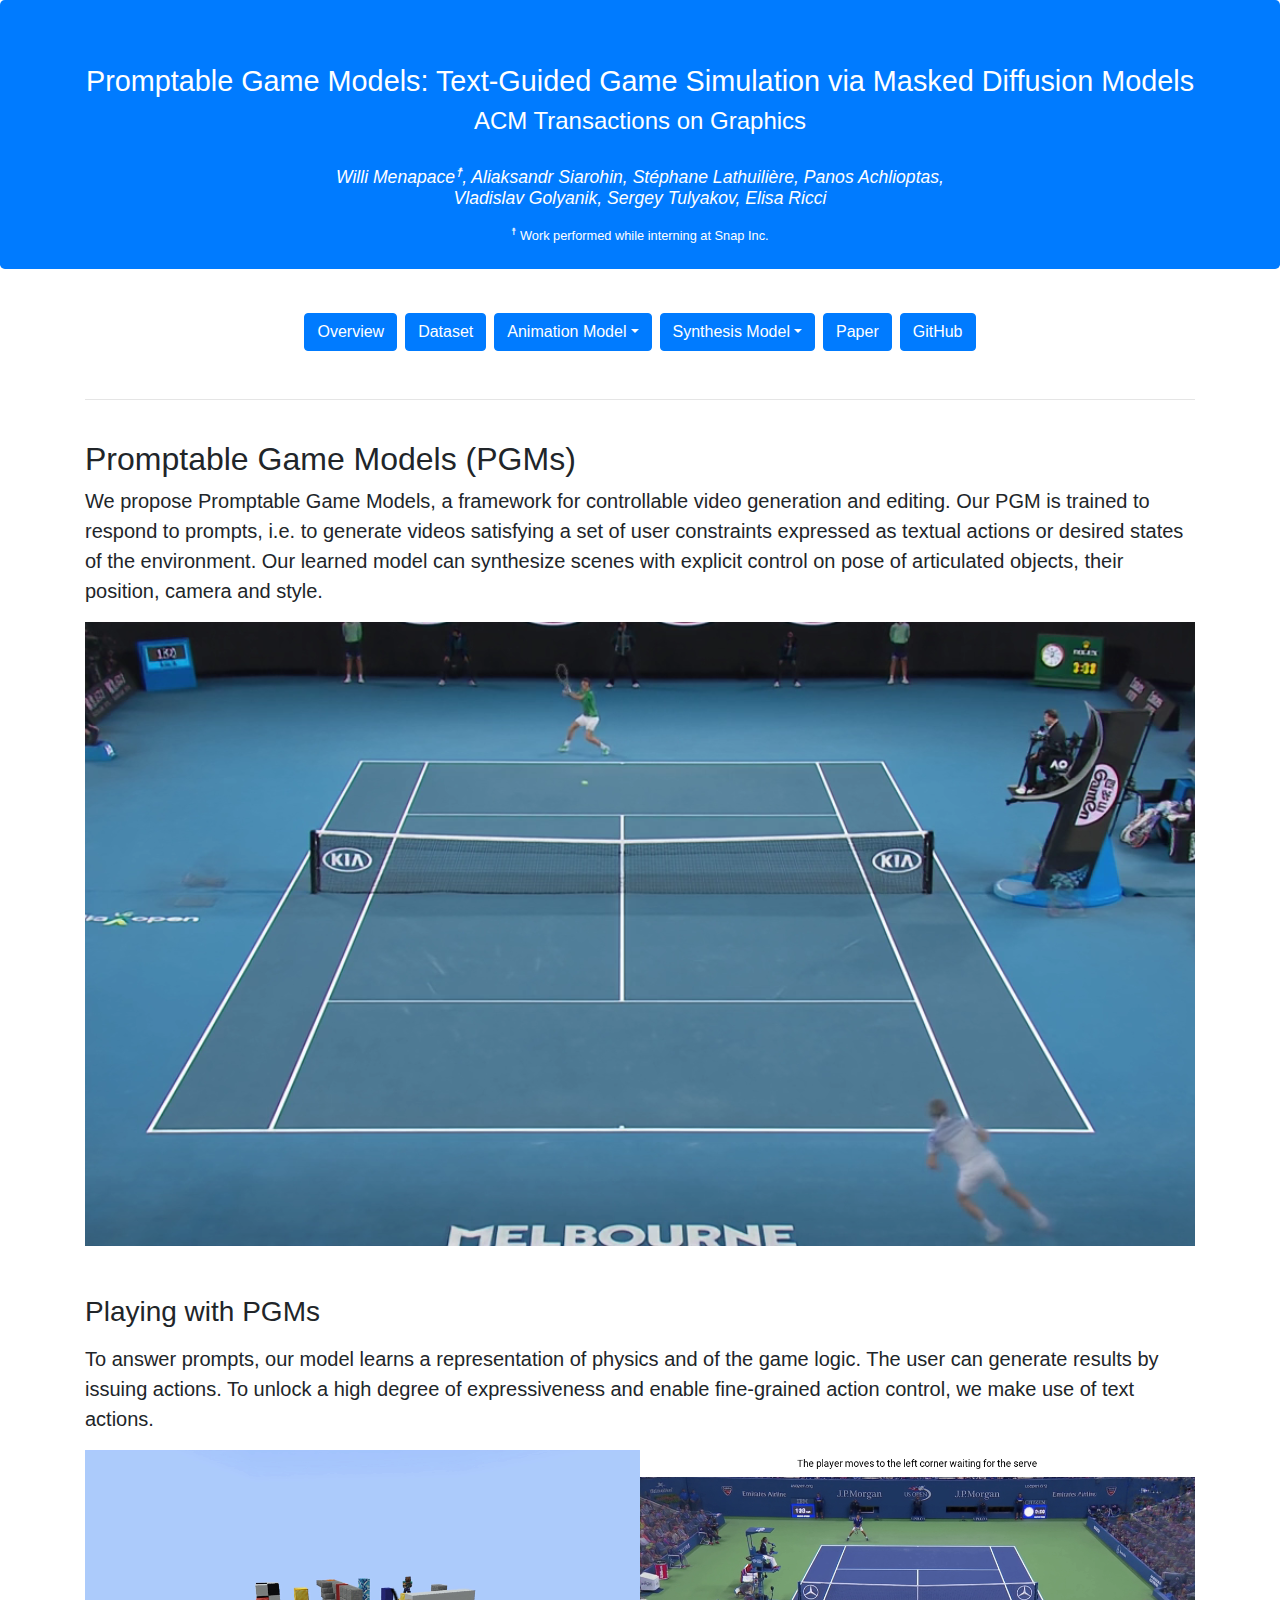
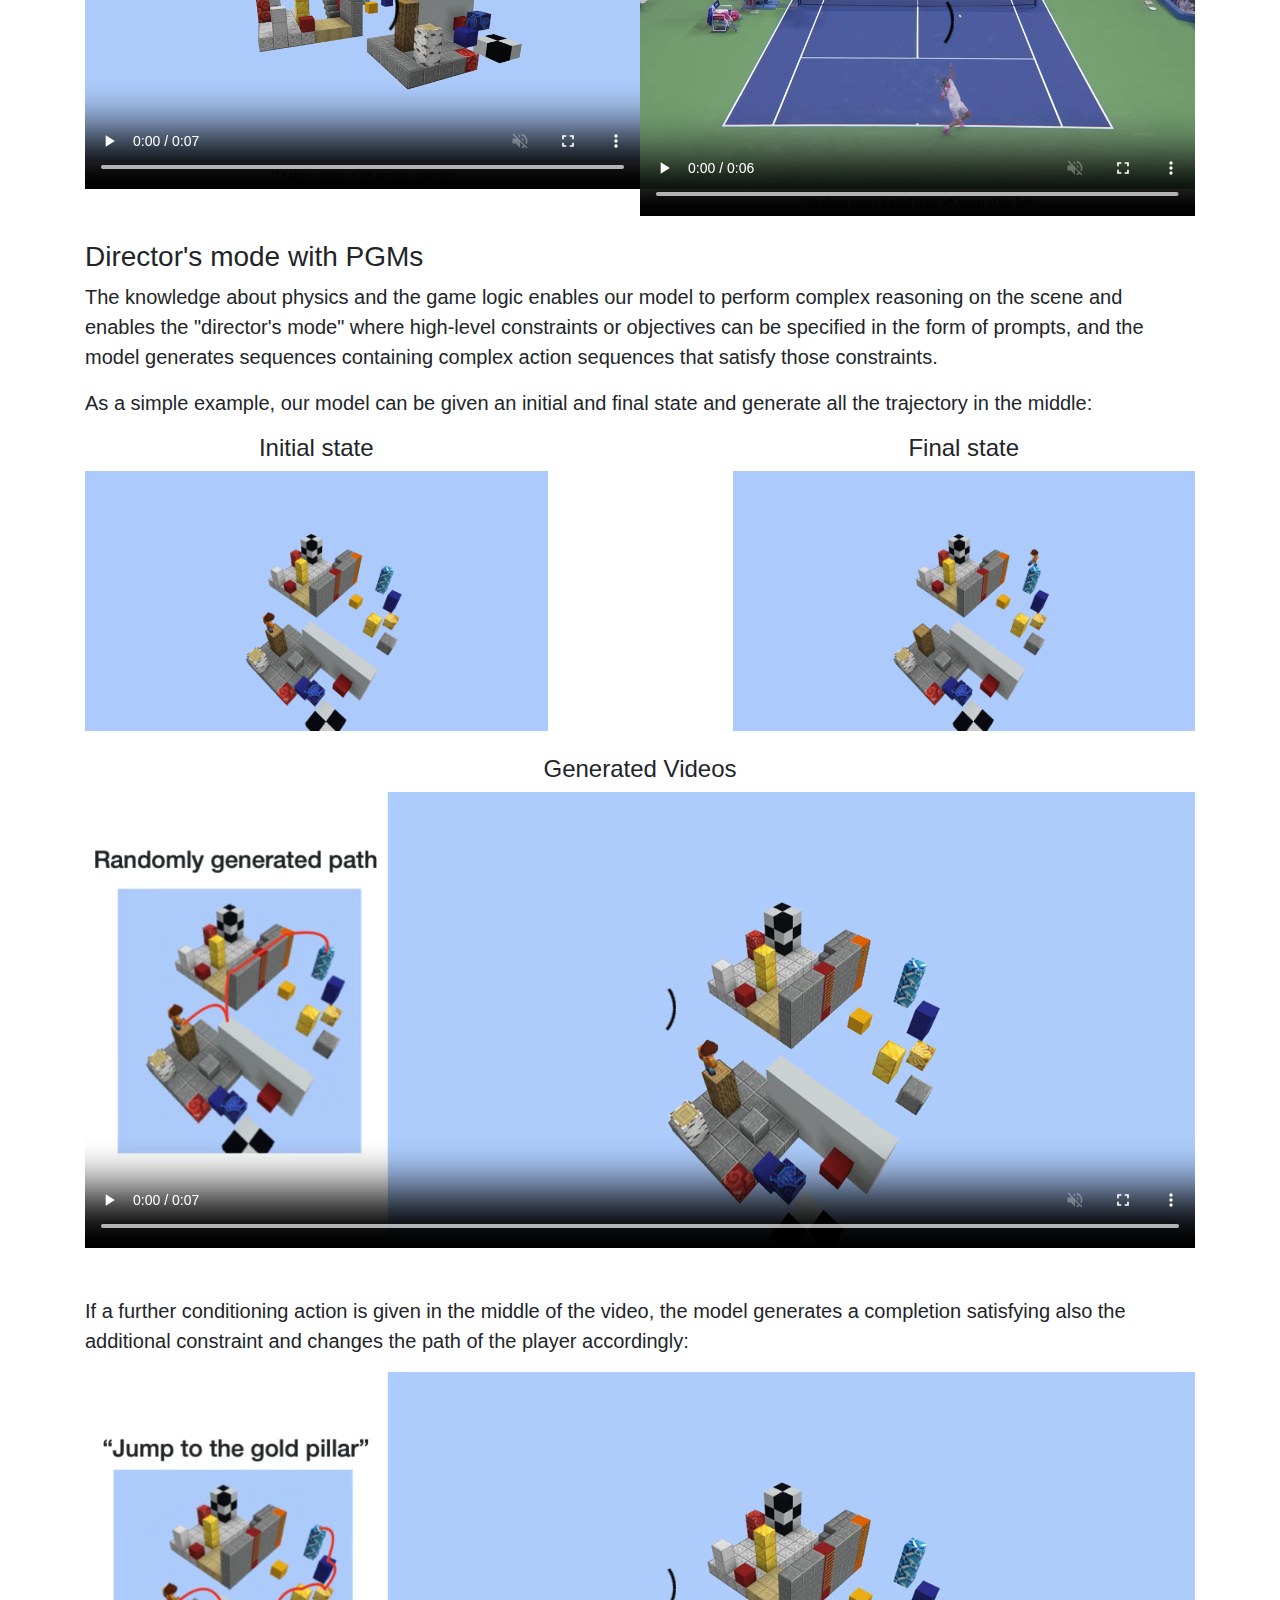
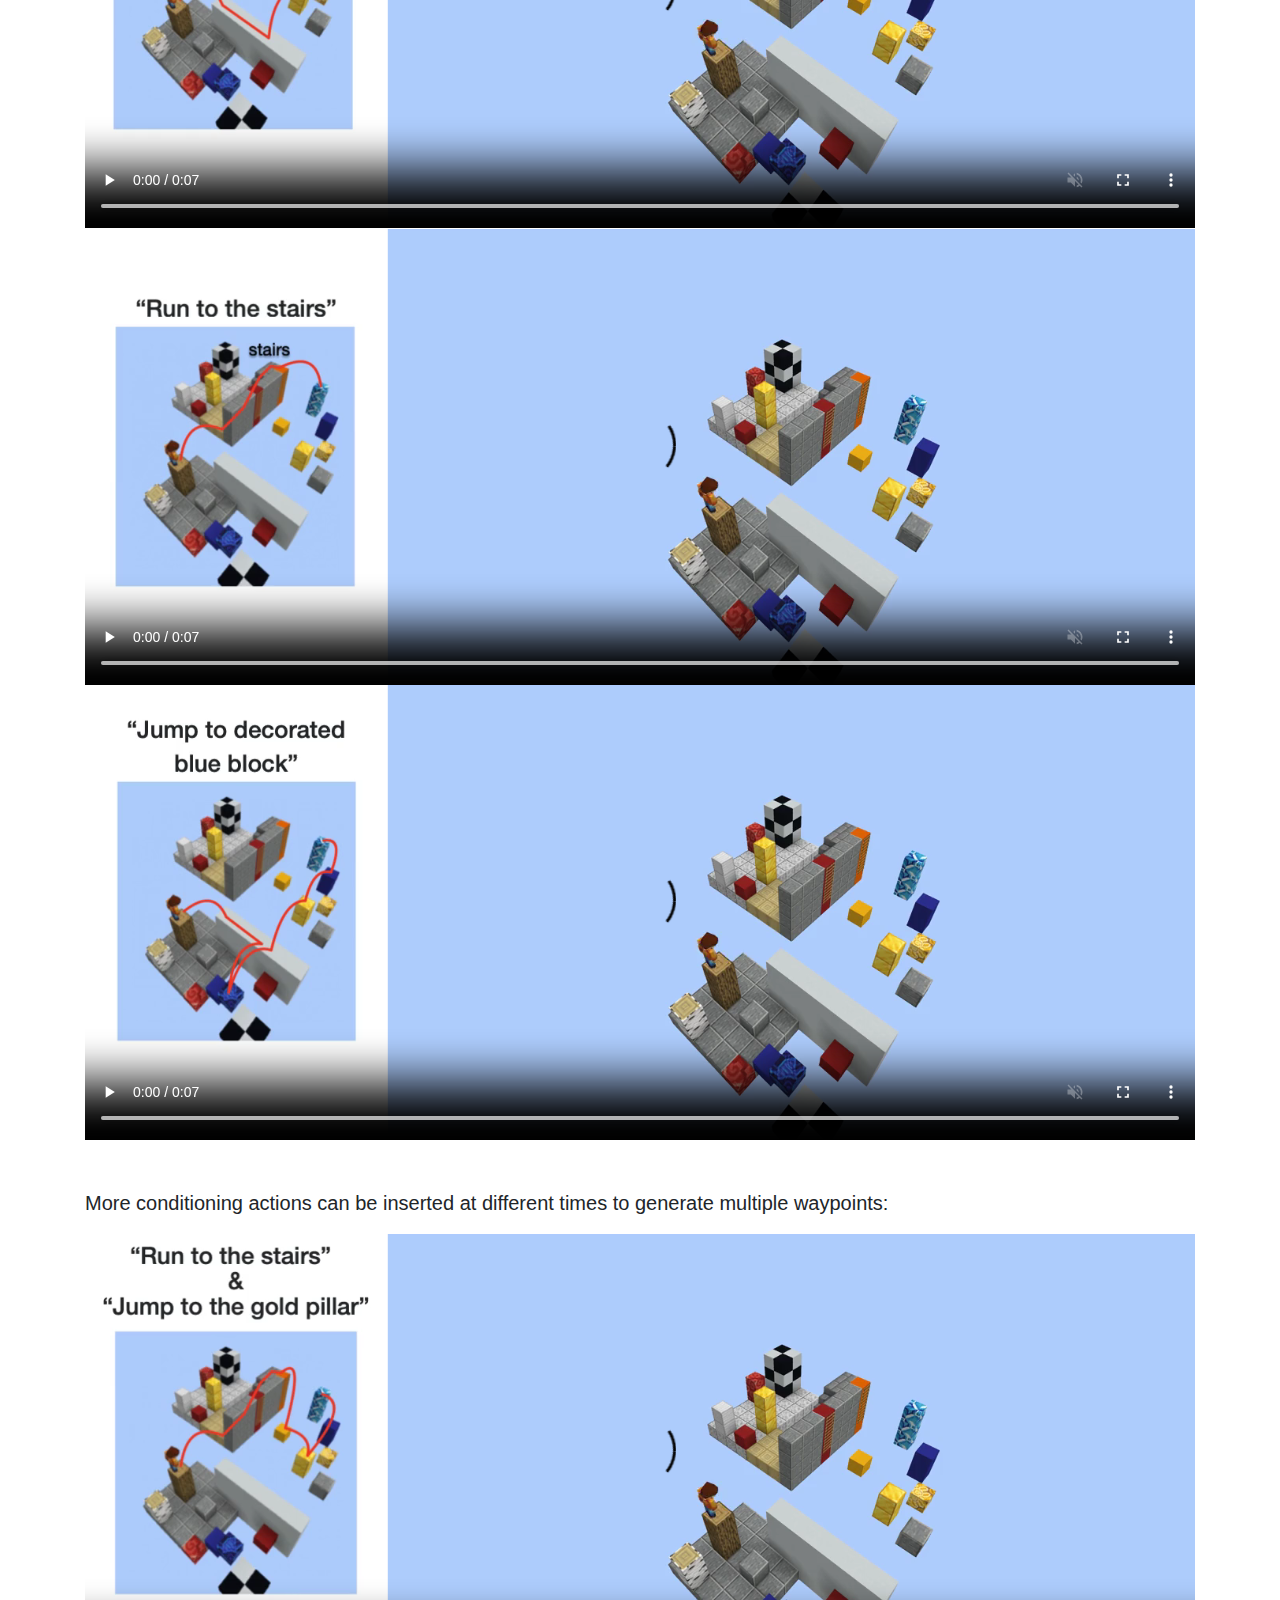
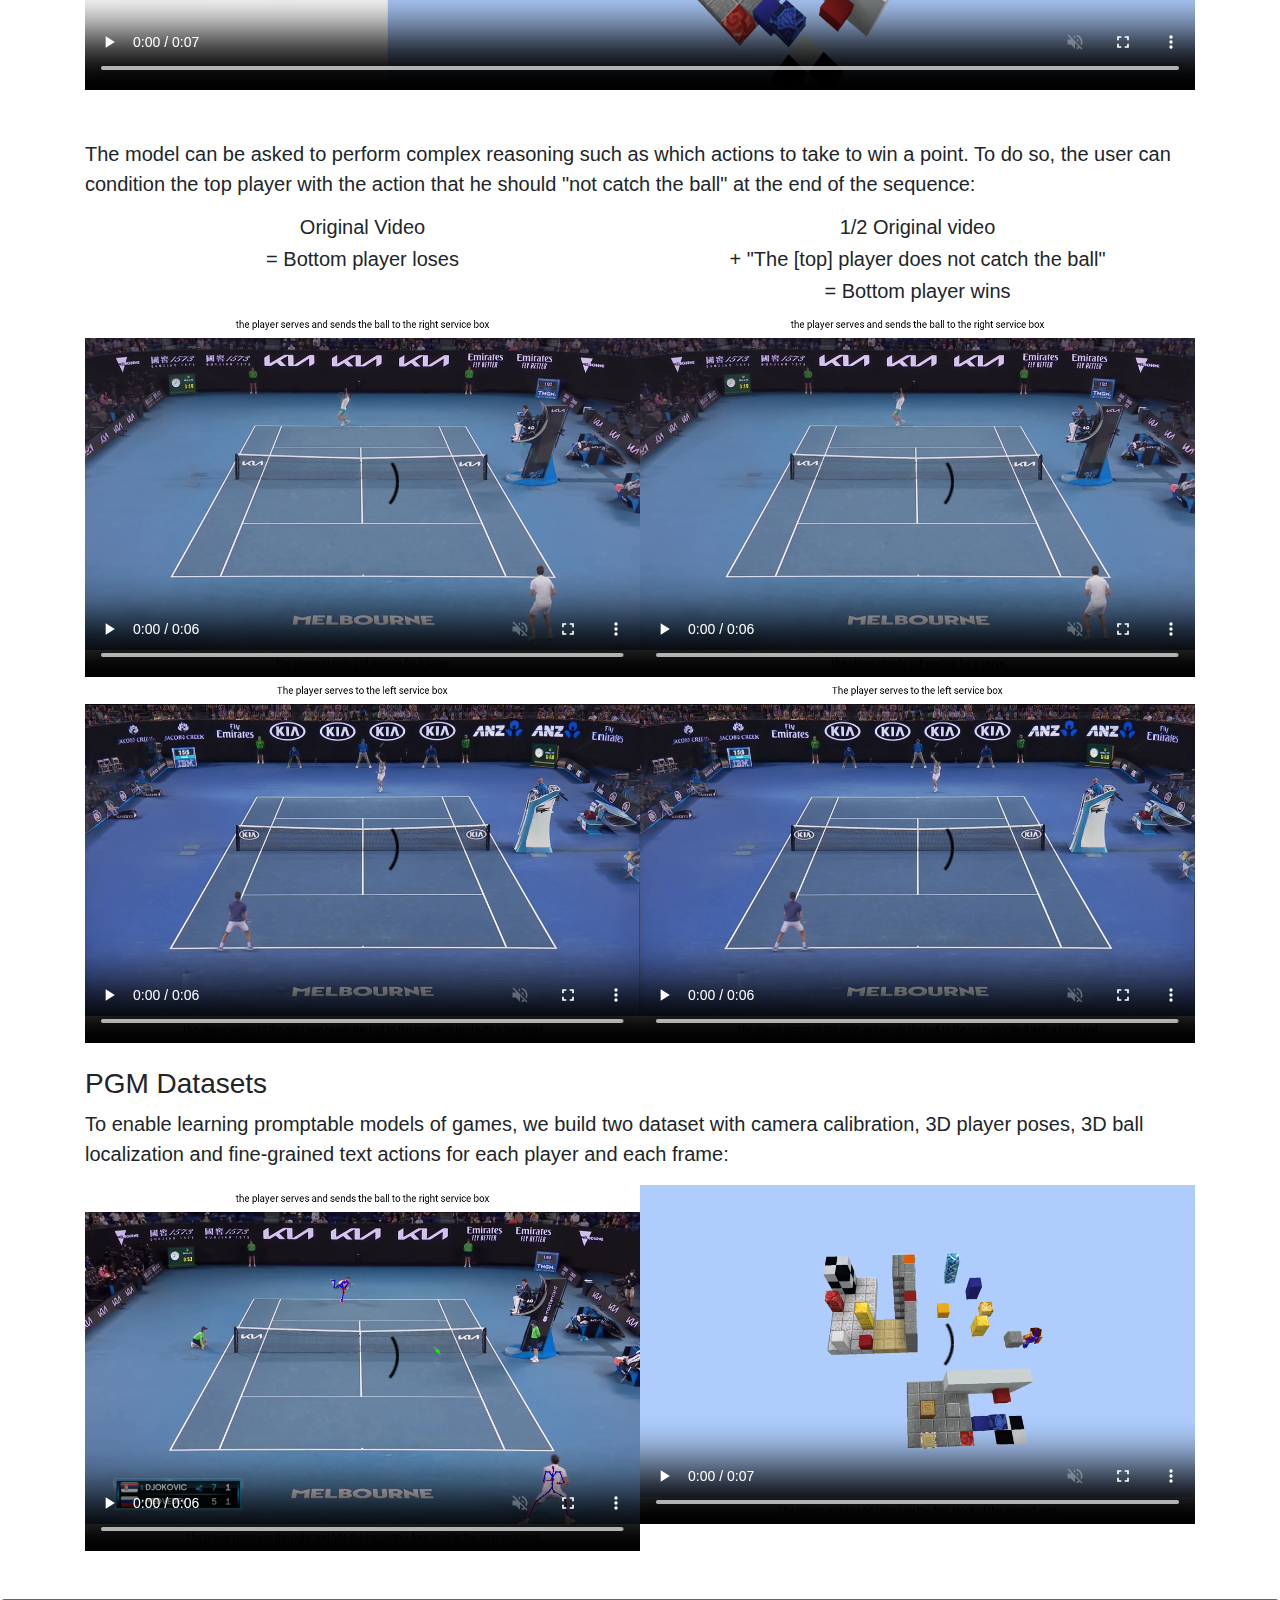
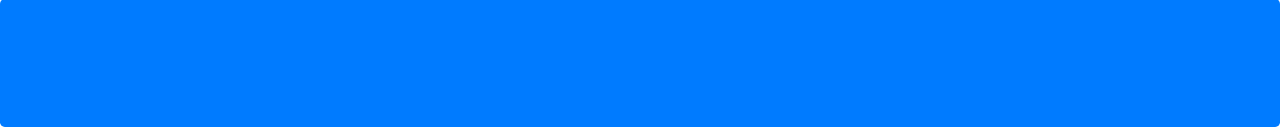
<file: index.html>
<!doctype html>
<html lang="en">
<head>
	<!-- Required meta tags -->
	<meta charset="utf-8">
	<meta name="viewport" content="width=device-width, initial-scale=1, shrink-to-fit=no">

	<!-- Bootstrap CSS -->
	<link href="resources/bootstrap.min.css" rel="stylesheet">
	<link href="resources/stylesheet.css" rel="stylesheet">

	<title>Supplementary Website</title>
</head>
<body>

		<section class="jumbotron text-center pb-2">
			<div class="container">
				<h1 class="jumbotron-heading">Promptable Game Models: Text-Guided Game Simulation via Masked Diffusion Models</h1>
				<h4>ACM Transactions on Graphics</h4>

				<h5 class="font-italic pt-4" style="font-weight: normal">
					<a href="https://www.willimenapace.com/">Willi Menapace</a><sup>☨</sup>,
					<a href="https://github.com/AliaksandrSiarohin">Aliaksandr Siarohin</a>,
					<a href="https://stelat.eu/">Stéphane Lathuilière</a>,
					<a href="https://optas.github.io/">Panos Achlioptas</a>,</br>
					<a href="https://people.mpi-inf.mpg.de/~golyanik/">Vladislav Golyanik</a>,
					<a href="http://www.stulyakov.com/">Sergey Tulyakov</a>,
					<a href="http://elisaricci.eu/">Elisa Ricci</a>
				</h5>

				<p class="mt-3"><sup>☨</sup> Work performed while interning at Snap Inc.</p>

			</div>
		</section>



		<div class="container-md">

			<div class="row pt-1 justify-content-sm-center">
				 
				<a class="sm-1 mx-1 btn btn-primary mt-2" href="index.html" role="button">Overview</a>
				<a class="sm-1 mx-1 btn btn-primary mt-2" href="dataset.html" role="button">Dataset</a>
				<div class="btn-group">
					<a class="sm-1 mx-1 btn btn-primary mt-2 dropdown-toggle" href="#" role="button" id="dropdownMenuLink" data-toggle="dropdown" aria-haspopup="true" aria-expanded="false">Animation Model</a>
					<div class="dropdown-menu" aria-labelledby="dropdownMenuLink">
					    <a class="dropdown-item" href="action_conditioned_video_prediction.html" role="button">Action-Conditioned Video Prediction</a>
						<a class="dropdown-item" href="video_completion.html" role="button">Video Completion</a>
						<a class="dropdown-item" href="unconditional_generation.html" role="button">Unconditional Generation</a>
						<a class="dropdown-item" href="bernoulli.html" role="button">Random Conditioning</a>
						<a class="dropdown-item" href="baselines_animation.html" role="button">Baselines</a>
						<a class="dropdown-item" href="ablation_animation.html" role="button">Ablation</a>
				    </div>
				</div>
				<div class="btn-group">
				    <a class="sm-1 mx-1 btn btn-primary mt-2 dropdown-toggle" href="#" role="button" id="dropdownMenuLink2" data-toggle="dropdown" aria-haspopup="true" aria-expanded="false">Synthesis Model</a>
					<div class="dropdown-menu" aria-labelledby="dropdownMenuLink2">
					    <a class="dropdown-item" href="camera_manipulation.html" role="button">Camera Manipulation</a>
						<a class="dropdown-item" href="style_manipulation.html" role="button">Style Manipulation</a>
						<a class="dropdown-item" href="baselines_synthesis.html" role="button">Baselines</a>
						<a class="dropdown-item" href="ablation_synthesis.html" role="button">Ablation</a>
				    </div>
				</div>
				<a class="sm-1 mx-1 btn btn-primary mt-2" href="https://arxiv.org/abs/2303.13472" role="button">Paper</a>
				<a class="sm-1 mx-1 btn btn-primary mt-2" href="https://github.com/snap-research/promptable-game-models/" role="button">GitHub</a>

			</div>	

		</div>


		<div class="container">


			<hr class="mt-5">


			
			<h2 class="pt-4">Promptable Game Models (PGMs)</h2>

			<p class="lead">We propose Promptable Game Models, a framework for controllable video generation and editing. Our PGM is trained to respond to prompts, i.e. to generate videos satisfying a set of user constraints expressed as textual actions or desired states of the environment. Our learned model can synthesize scenes with explicit control on pose of articulated objects, their position, camera and style.</p>



			<!-- Grid row -->
			<div class="row pt-3 nopadding">
				<!-- Grid column -->
				<div class="col-sm-12 col-md-12 col-xl-12 col-lg-12 p-0 text-center">
					<video class="video-fluid w-100 flex" controls autoplay loop muted>
						<source src="video_sequences/overview/pose_camera_style.mp4" type="video/mp4" />
					</video>

				</div>
				<!-- Grid column -->

			</div>
			<!-- Grid row -->

			<h3 class="pt-5">Playing with PGMs</h3>

			<p class="lead pt-2">To answer prompts, our model learns a representation of physics and of the game logic. The user can generate results by issuing actions. To unlock a high degree of expressiveness and enable fine-grained action control, we make use of text actions.</p>

			<!-- Grid row -->
			<div class="row pt-3 nopadding">
				<!-- Grid column -->
				<div class="col-sm-6 col-md-6 col-xl-6 col-lg-6 p-0 text-center">
					<video class="video-fluid w-100 flex" controls autoplay loop muted>
						<source src="video_sequences/action_conditioned_video_prediction/minecraft/006.mp4" type="video/mp4" />
					</video>

				</div>
				<!-- Grid column -->
				<!-- Grid column -->
				<div class="col-sm-6 col-md-6 col-xl-6 col-lg-6 p-0 text-center">
					<video class="video-fluid w-100 flex" controls autoplay loop muted>
						<source src="video_sequences/action_conditioned_video_prediction/tennis/040.mp4" type="video/mp4" />
					</video>

				</div>
				<!-- Grid column -->
			</div>
			<!-- Grid row -->

			<h3 class="pt-4">Director's mode with PGMs</h3>

			<p class="lead">The knowledge about physics and the game logic enables our model to perform complex reasoning on the scene and enables the "director's mode" where high-level constraints or objectives can be specified in the form of prompts, and the model generates sequences containing complex action sequences that satisfy those constraints.</p>
			<p class="lead">As a simple example, our model can be given an initial and final state and generate all the trajectory in the middle:</p>


			<!-- Grid row -->
			<div class="row pt-5 nopadding">



			</div>
			<!-- Grid row -->

			<!-- Grid row -->
			<div class="row pt-5 nopadding">

				<!-- Grid column -->
				<div class="col-sm-5 col-md-5 col-xl-5 col-lg-5 p-0 text-center">
					<h4>Initial state</h4>
					<img class="video-fluid w-100 flex" src="video_sequences/overview/minecraft_video_completion_1_1.png"/>
				</div>
				<!-- Grid column -->
				<div class="col-sm-2 col-md-2 col-xl-2 col-lg-2 p-0 text-center">
				
				</div>
				<!-- Grid column -->
				<div class="col-sm-5 col-md-5 col-xl-5 col-lg-5 p-0 text-center">
					<h4>Final state</h4>
					<img class="video-fluid w-100 flex" src="video_sequences/overview/minecraft_video_completion_1_2.png"/>
				</div>
				<!-- Grid column -->

				<!-- Grid column -->
				<div class="col-sm-12 col-md-12 col-xl-12 col-lg-12 p-0 text-center">
					<h4 class="pt-4">Generated Videos</h5>
					<video class="video-fluid w-100 flex" controls autoplay loop muted>
						<source src="video_sequences/overview/minecraft_video_completion_1_with_path.mp4" type="video/mp4" />
					</video>

				</div>
				<!-- Grid column -->

			</div>
			<!-- Grid row -->

			<p class="lead pt-5">If a further conditioning action is given in the middle of the video, the model generates a completion satisfying also the additional constraint and changes the path of the player accordingly:</p>

			<!-- Grid row -->
			<div class="row pt-5 nopadding">

				<!-- Grid column -->
				<div class="col-sm-12 col-md-12 col-xl-12 col-lg-12 p-0 text-center">
					<video class="video-fluid w-100 flex" controls autoplay loop muted>
						<source src="video_sequences/overview/minecraft_video_completion_gold_pillar_with_path.mp4" type="video/mp4" />
					</video>

				</div>
				<!-- Grid column -->

			</div>
			<!-- Grid row -->

			<!-- Grid row -->
			<div class="row pt-5 nopadding">

				<!-- Grid column -->
				<div class="col-sm-12 col-md-12 col-xl-12 col-lg-12 p-0 text-center">
					<video class="video-fluid w-100 flex" controls autoplay loop muted>
						<source src="video_sequences/overview/minecraft_video_completion_stairs_with_path.mp4" type="video/mp4" />
					</video>

				</div>
				<!-- Grid column -->


			</div>
			<!-- Grid row -->
			<!-- Grid row -->
			<div class="row pt-5 nopadding">
				
				<!-- Grid column -->
				<div class="col-sm-12 col-md-12 col-xl-12 col-lg-12 p-0 text-center">
					<video class="video-fluid w-100 flex" controls autoplay loop muted>
						<source src="video_sequences/overview/minecraft_video_completion_initial_blue_with_path.mp4" type="video/mp4" />
					</video>

				</div>
				<!-- Grid column -->

			</div>
			<!-- Grid row -->

			<p class="lead pt-5">More conditioning actions can be inserted at different times to generate multiple waypoints:</p>

			<!-- Grid row -->
			<div class="row pt-5 nopadding">
				
				<!-- Grid column -->
				<div class="col-sm-12 col-md-12 col-xl-12 col-lg-12 p-0 text-center">
					<video class="video-fluid w-100 flex" controls autoplay loop muted>
						<source src="video_sequences/overview/minecraft_video_completion_stairs_gold_with_path.mp4" type="video/mp4" />
					</video>

				</div>
				<!-- Grid column -->


			</div>
			<!-- Grid row -->


			<p class="lead pt-5">The model can be asked to perform complex reasoning such as which actions to take to win a point. To do so, the user can condition the top player with the action that he should "not catch the ball" at the end of the sequence:</p>

			<!-- Grid row -->
			<div class="row pt-3 nopadding">
				<!-- Grid column -->
				<div class="col-sm-6 col-md-6 col-xl-6 col-lg-6 p-0 text-center">
					<h5>Original Video</h5>
					<h5>= Bottom player loses</h5>

				</div>
				<!-- Grid column -->
				<!-- Grid column -->
				<div class="col-sm-6 col-md-6 col-xl-6 col-lg-6 p-0 text-center">
					<h5>1/2 Original video</h5>
					<h5>+ "The [top] player does not catch the ball"</h5>
					<h5>= Bottom player wins</h5>

				</div>
				<!-- Grid column -->
				<!-- Grid column -->
				<div class="col-sm-6 col-md-6 col-xl-6 col-lg-6 p-0 text-center">
					<video class="video-fluid w-100 flex" controls autoplay loop muted>
						<source src="video_sequences/overview/tennis_loser.mp4" type="video/mp4" />
					</video>

				</div>
				<!-- Grid column -->
				<!-- Grid column -->
				<div class="col-sm-6 col-md-6 col-xl-6 col-lg-6 p-0 text-center">
					<video class="video-fluid w-100 flex" controls autoplay loop muted>
						<source src="video_sequences/overview/tennis_winner.mp4" type="video/mp4" />
					</video>

				</div>
				<!-- Grid column -->
				<!-- Grid column -->
				<div class="col-sm-6 col-md-6 col-xl-6 col-lg-6 p-0 text-center">
					<video class="video-fluid w-100 flex" controls autoplay loop muted>
						<source src="video_sequences/overview/tennis_loser_2.mp4" type="video/mp4" />
					</video>

				</div>
				<!-- Grid column -->
				<!-- Grid column -->
				<div class="col-sm-6 col-md-6 col-xl-6 col-lg-6 p-0 text-center">
					<video class="video-fluid w-100 flex" controls autoplay loop muted>
						<source src="video_sequences/overview/tennis_winner_2.mp4" type="video/mp4" />
					</video>

				</div>
				<!-- Grid column -->
			</div>
			<!-- Grid row -->


			<h3 class="pt-4">PGM Datasets</h3>

			<p class="lead">To enable learning promptable models of games, we build two dataset with camera calibration, 3D player poses, 3D ball localization and fine-grained text actions for each player and each frame:</p>

			<!-- Grid row -->
			<div class="row pt-3 nopadding">
				<!-- Grid column -->
				<div class="col-sm-6 col-md-6 col-xl-6 col-lg-6 p-0 text-center">

					<video class="video-fluid w-100 flex" controls autoplay loop muted>
						<source src="video_sequences/dataset/tennis/090_all.mp4" type="video/mp4" />
					</video>

				</div>
				<!-- Grid column -->
				<!-- Grid column -->
				<div class="col-sm-6 col-md-6 col-xl-6 col-lg-6 p-0 text-center">

					<video class="video-fluid w-100 flex" controls autoplay loop muted>
						<source src="video_sequences/dataset/minecraft/020_all.mp4" type="video/mp4" />
					</video>

				</div>
				<!-- Grid column -->
			</div>
			<!-- Grid row -->
			





		</div>

		<!-- Footer -->
		<section class="jumbotron text-center py-7 mt-5 mb-0">
		</section>

		<!-- Optional JavaScript -->
		<!-- jQuery first, then Popper.js, then Bootstrap JS -->
		<script src="resources/jquery-3.4.1.slim.min.js"></script>
		<script src="resources/popper.min.js"></script>
		<script src="resources/bootstrap.min.js"></script>

	</body>
	</html>
</file>
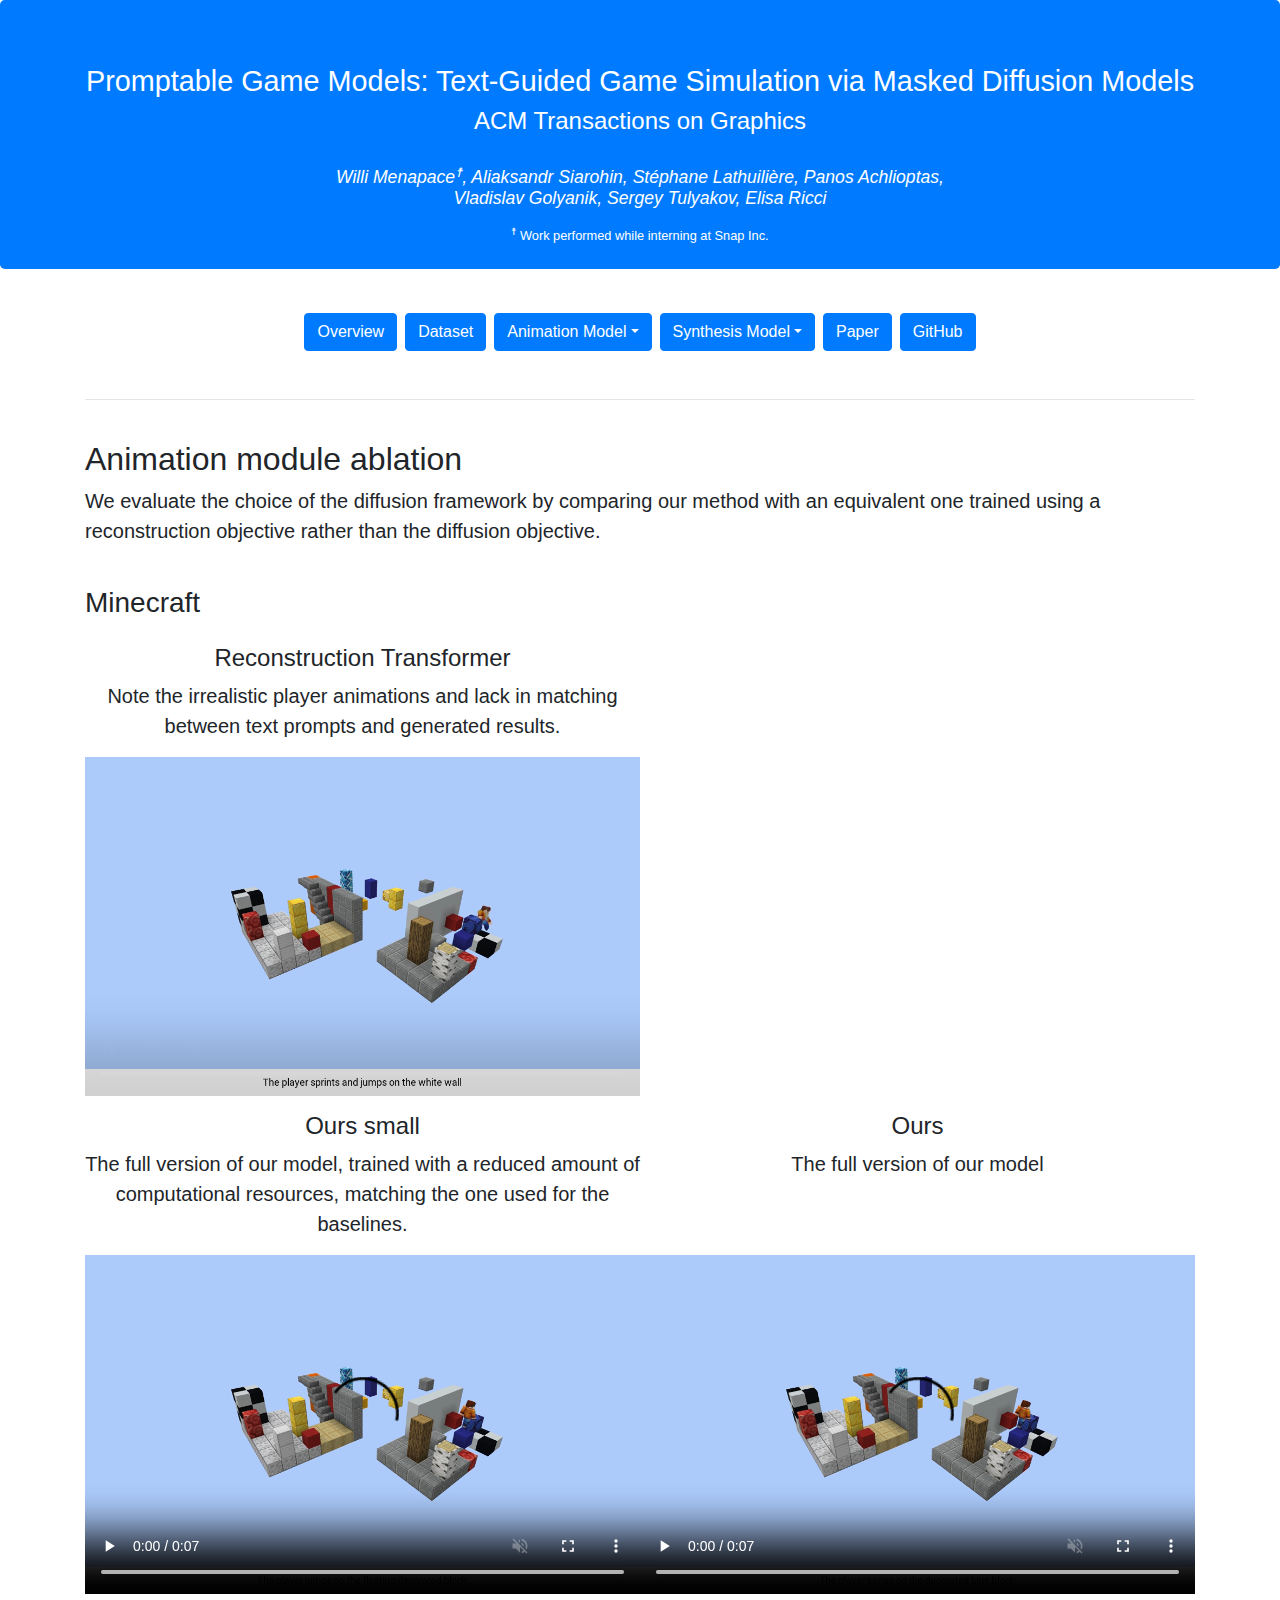
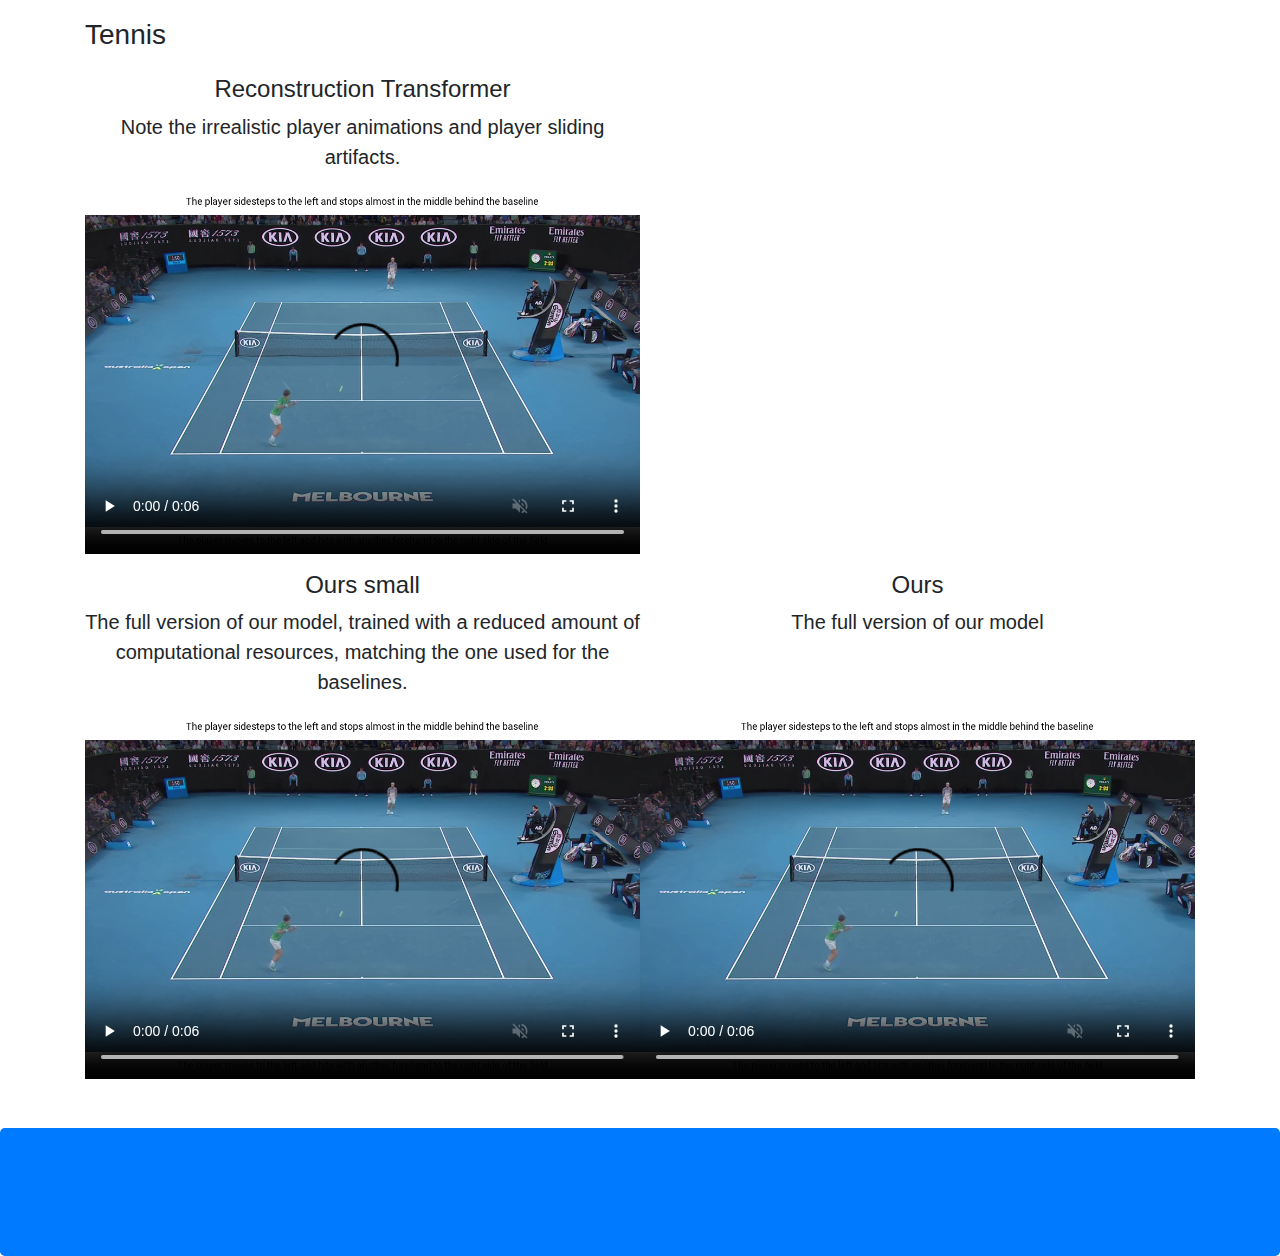
<file: ablation_animation.html>
<!doctype html>
<html lang="en">
<head>
	<!-- Required meta tags -->
	<meta charset="utf-8">
	<meta name="viewport" content="width=device-width, initial-scale=1, shrink-to-fit=no">

	<!-- Bootstrap CSS -->
	<link href="resources/bootstrap.min.css" rel="stylesheet">
	<link href="resources/stylesheet.css" rel="stylesheet">

	<title>Supplementary Website</title>
</head>
<body>

		<section class="jumbotron text-center pb-2">
			<div class="container">
				<h1 class="jumbotron-heading">Promptable Game Models: Text-Guided Game Simulation via Masked Diffusion Models</h1>
				<h4>ACM Transactions on Graphics</h4>

				<h5 class="font-italic pt-4" style="font-weight: normal">
					<a href="https://www.willimenapace.com/">Willi Menapace</a><sup>☨</sup>,
					<a href="https://github.com/AliaksandrSiarohin">Aliaksandr Siarohin</a>,
					<a href="https://stelat.eu/">Stéphane Lathuilière</a>,
					<a href="https://optas.github.io/">Panos Achlioptas</a>,</br>
					<a href="https://people.mpi-inf.mpg.de/~golyanik/">Vladislav Golyanik</a>,
					<a href="http://www.stulyakov.com/">Sergey Tulyakov</a>,
					<a href="http://elisaricci.eu/">Elisa Ricci</a>
				</h5>

				<p class="mt-3"><sup>☨</sup> Work performed while interning at Snap Inc.</p>

			</div>
		</section>



		<div class="container-md">

			<div class="row pt-1 justify-content-sm-center">
				 
				<a class="sm-1 mx-1 btn btn-primary mt-2" href="index.html" role="button">Overview</a>
				<a class="sm-1 mx-1 btn btn-primary mt-2" href="dataset.html" role="button">Dataset</a>
				<div class="btn-group">
					<a class="sm-1 mx-1 btn btn-primary mt-2 dropdown-toggle" href="#" role="button" id="dropdownMenuLink" data-toggle="dropdown" aria-haspopup="true" aria-expanded="false">Animation Model</a>
					<div class="dropdown-menu" aria-labelledby="dropdownMenuLink">
					    <a class="dropdown-item" href="action_conditioned_video_prediction.html" role="button">Action-Conditioned Video Prediction</a>
						<a class="dropdown-item" href="video_completion.html" role="button">Video Completion</a>
						<a class="dropdown-item" href="unconditional_generation.html" role="button">Unconditional Generation</a>
						<a class="dropdown-item" href="bernoulli.html" role="button">Random Conditioning</a>
						<a class="dropdown-item" href="baselines_animation.html" role="button">Baselines</a>
						<a class="dropdown-item" href="ablation_animation.html" role="button">Ablation</a>
				    </div>
				</div>
				<div class="btn-group">
				    <a class="sm-1 mx-1 btn btn-primary mt-2 dropdown-toggle" href="#" role="button" id="dropdownMenuLink2" data-toggle="dropdown" aria-haspopup="true" aria-expanded="false">Synthesis Model</a>
					<div class="dropdown-menu" aria-labelledby="dropdownMenuLink2">
					    <a class="dropdown-item" href="camera_manipulation.html" role="button">Camera Manipulation</a>
						<a class="dropdown-item" href="style_manipulation.html" role="button">Style Manipulation</a>
						<a class="dropdown-item" href="baselines_synthesis.html" role="button">Baselines</a>
						<a class="dropdown-item" href="ablation_synthesis.html" role="button">Ablation</a>
				    </div>
				</div>
				<a class="sm-1 mx-1 btn btn-primary mt-2" href="https://arxiv.org/abs/2303.13472" role="button">Paper</a>
				<a class="sm-1 mx-1 btn btn-primary mt-2" href="https://github.com/snap-research/promptable-game-models/" role="button">GitHub</a>

			</div>	

		</div>

		<div class="container">




			<hr class="mt-5">


			
			<h2 class="pt-4">Animation module ablation</h2>

			<p class="lead">We evaluate the choice of the diffusion framework by comparing our method with an equivalent one trained using a reconstruction objective rather than the diffusion objective.</p>


			<h3 class="pt-4">Minecraft</h2>

			<!-- Grid row -->
			<div class="row pt-3 nopadding">
				<!-- Grid column -->
				<div class="col-sm-6 col-md-6 col-xl-6 col-lg-6 p-0 text-center">
					<h4 class="pt-3">Reconstruction Transformer</h4>
					<p class="lead">Note the irrealistic player animations and lack in matching between text prompts and generated results.</p>

				</div>
				<!-- Grid column -->
				<!-- Grid column -->
				<div class="col-sm-6 col-md-6 col-xl-6 col-lg-6 p-0 text-center">


				</div>
				<!-- Grid column -->
			</div>
			<!-- Grid row -->
			<!-- Grid row -->
			<div class="row pt-3 nopadding">
				<!-- Grid column -->
				<div class="col-sm-6 col-md-6 col-xl-6 col-lg-6 p-0 text-center">

					<video class="video-fluid w-100 flex" controls autoplay loop muted>
						<source src="video_sequences/ablations_animation/minecraft/030_rec_transf.mp4" type="video/mp4" />
					</video>
				</div>
				<!-- Grid column -->
				<!-- Grid column -->
				<div class="col-sm-6 col-md-6 col-xl-6 col-lg-6 p-0 text-center">
				</div>
				<!-- Grid column -->
			</div>
			<!-- Grid row -->

			<!-- Grid row -->
			<div class="row pt-3 nopadding">
				<!-- Grid column -->
				<div class="col-sm-6 col-md-6 col-xl-6 col-lg-6 p-0 text-center">
					<h4 class="pt-3">Ours small</h4>
					<p class="lead">The full version of our model, trained with a reduced amount of computational resources, matching the one used for the baselines.</p>

				</div>
				<!-- Grid column -->
				<!-- Grid column -->
				<div class="col-sm-6 col-md-6 col-xl-6 col-lg-6 p-0 text-center">
					<h4 class="pt-3">Ours</h4>
					<p class="lead">The full version of our model</p>

				</div>
				<!-- Grid column -->
			
				<!-- Grid column -->
				<div class="col-sm-6 col-md-6 col-xl-6 col-lg-6 p-0 text-center">

					<video class="video-fluid w-100 flex" controls autoplay loop muted>
						<source src="video_sequences/ablations_animation/minecraft/030_ours_small.mp4" type="video/mp4" />
					</video>
				</div>
				<!-- Grid column -->
				<!-- Grid column -->
				<div class="col-sm-6 col-md-6 col-xl-6 col-lg-6 p-0 text-center">

					<video class="video-fluid w-100 flex" controls autoplay loop muted>
						<source src="video_sequences/ablations_animation/minecraft/030_ours.mp4" type="video/mp4" />
					</video>
				</div>
				<!-- Grid column -->
			</div>
			<!-- Grid row -->


			<h3 class="pt-4">Tennis</h2>

			<!-- Grid row -->
			<div class="row pt-3 nopadding">
				<!-- Grid column -->
				<div class="col-sm-6 col-md-6 col-xl-6 col-lg-6 p-0 text-center">
					<h4 class="pt-3">Reconstruction Transformer</h4>
					<p class="lead">Note the irrealistic player animations and player sliding artifacts.</p>

				</div>
				<!-- Grid column -->
				<!-- Grid column -->
				<div class="col-sm-6 col-md-6 col-xl-6 col-lg-6 p-0 text-center">


				</div>
				<!-- Grid column -->
			</div>
			<!-- Grid row -->
			<!-- Grid row -->
			<div class="row pt-3 nopadding">
				<!-- Grid column -->
				<div class="col-sm-6 col-md-6 col-xl-6 col-lg-6 p-0 text-center">

					<video class="video-fluid w-100 flex" controls autoplay loop muted>
						<source src="video_sequences/ablations_animation/tennis/060_rec_transf.mp4" type="video/mp4" />
					</video>
				</div>
				<!-- Grid column -->
				<!-- Grid column -->
				<div class="col-sm-6 col-md-6 col-xl-6 col-lg-6 p-0 text-center">
				</div>
				<!-- Grid column -->
			</div>
			<!-- Grid row -->

			<!-- Grid row -->
			<div class="row pt-3 nopadding">
				<!-- Grid column -->
				<div class="col-sm-6 col-md-6 col-xl-6 col-lg-6 p-0 text-center">
					<h4 class="pt-3">Ours small</h4>
					<p class="lead">The full version of our model, trained with a reduced amount of computational resources, matching the one used for the baselines.</p>

				</div>
				<!-- Grid column -->
				<!-- Grid column -->
				<div class="col-sm-6 col-md-6 col-xl-6 col-lg-6 p-0 text-center">
					<h4 class="pt-3">Ours</h4>
					<p class="lead">The full version of our model</p>

				</div>
				<!-- Grid column -->
			
				<!-- Grid column -->
				<div class="col-sm-6 col-md-6 col-xl-6 col-lg-6 p-0 text-center">

					<video class="video-fluid w-100 flex" controls autoplay loop muted>
						<source src="video_sequences/ablations_animation/tennis/060_ours_small.mp4" type="video/mp4" />
					</video>
				</div>
				<!-- Grid column -->
				<!-- Grid column -->
				<div class="col-sm-6 col-md-6 col-xl-6 col-lg-6 p-0 text-center">

					<video class="video-fluid w-100 flex" controls autoplay loop muted>
						<source src="video_sequences/ablations_animation/tennis/060_ours.mp4" type="video/mp4" />
					</video>
				</div>
				<!-- Grid column -->
			</div>
			<!-- Grid row -->

			



			


































		</div>

		<!-- Footer -->
		<section class="jumbotron text-center py-7 mt-5 mb-0">
		</section>

		<!-- Optional JavaScript -->
		<!-- jQuery first, then Popper.js, then Bootstrap JS -->
		<script src="resources/jquery-3.4.1.slim.min.js"></script>
		<script src="resources/popper.min.js"></script>
		<script src="resources/bootstrap.min.js"></script>

	</body>
	</html>
</file>
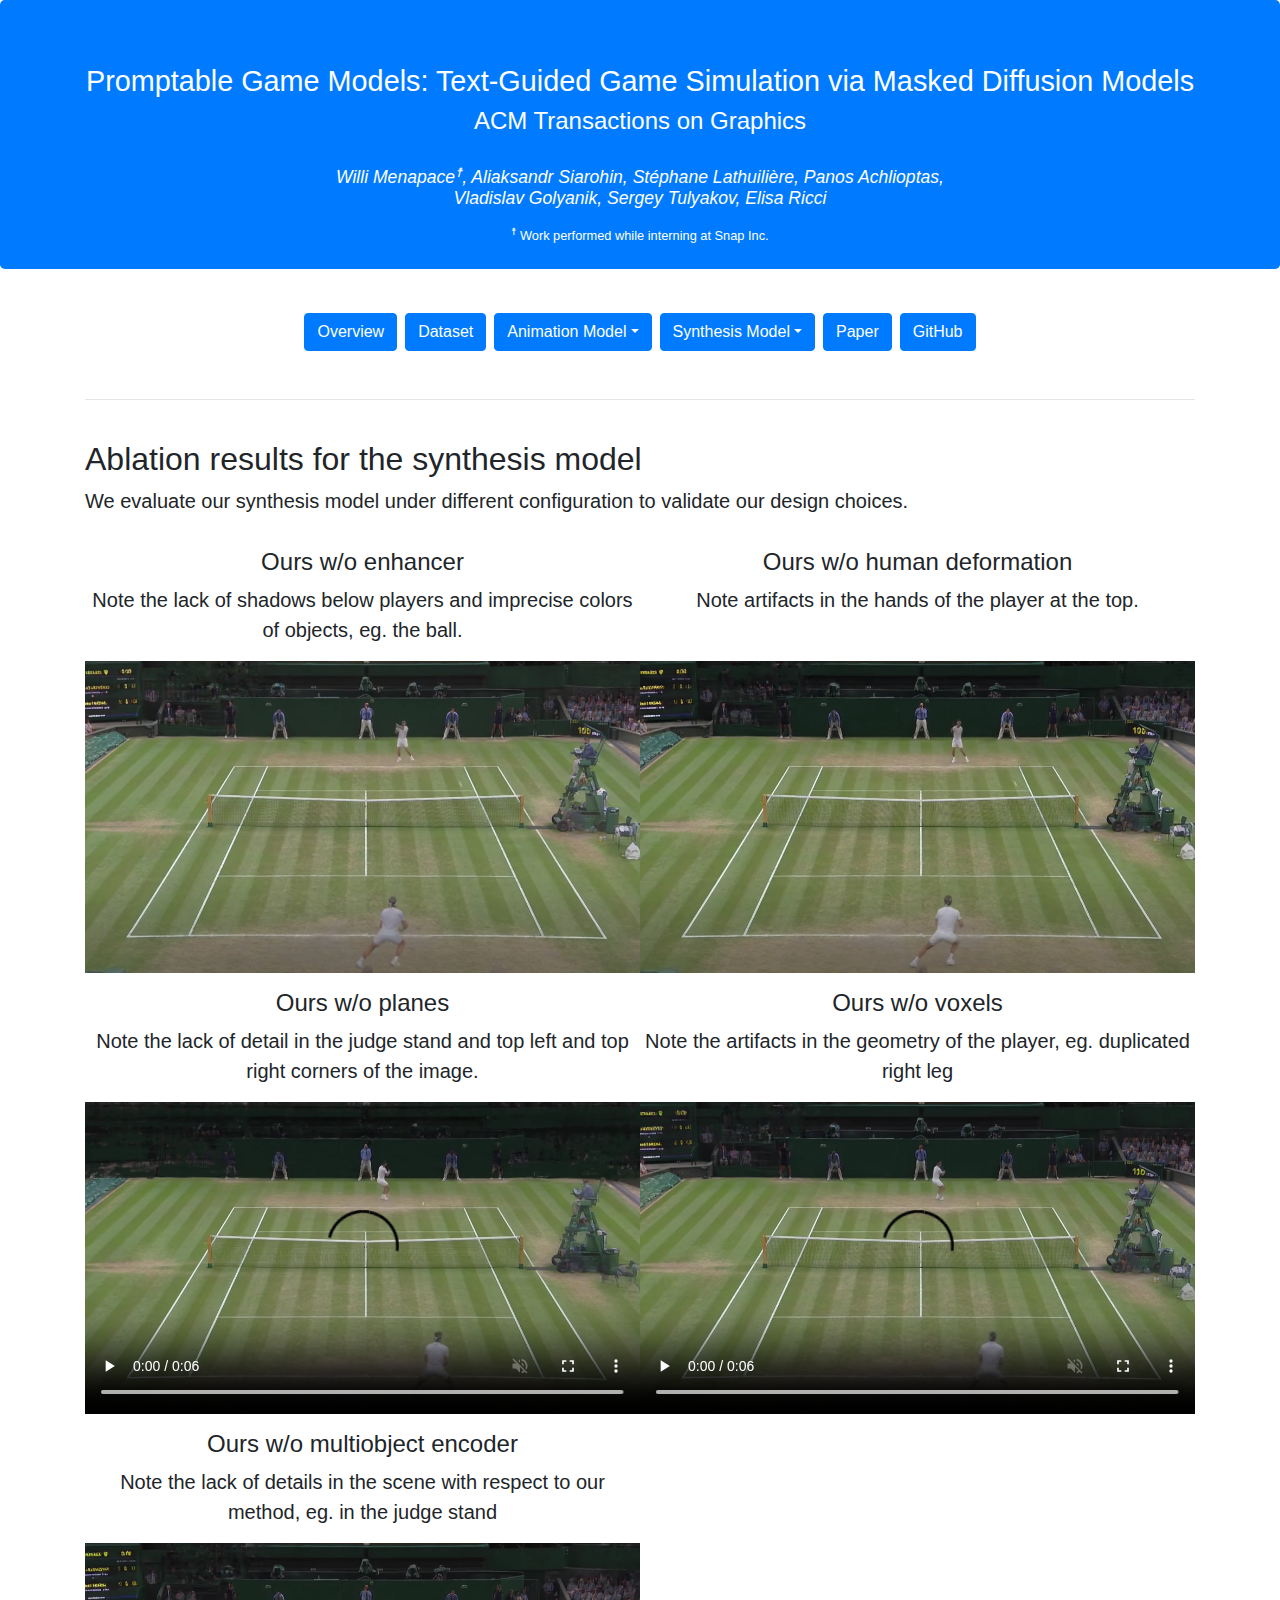
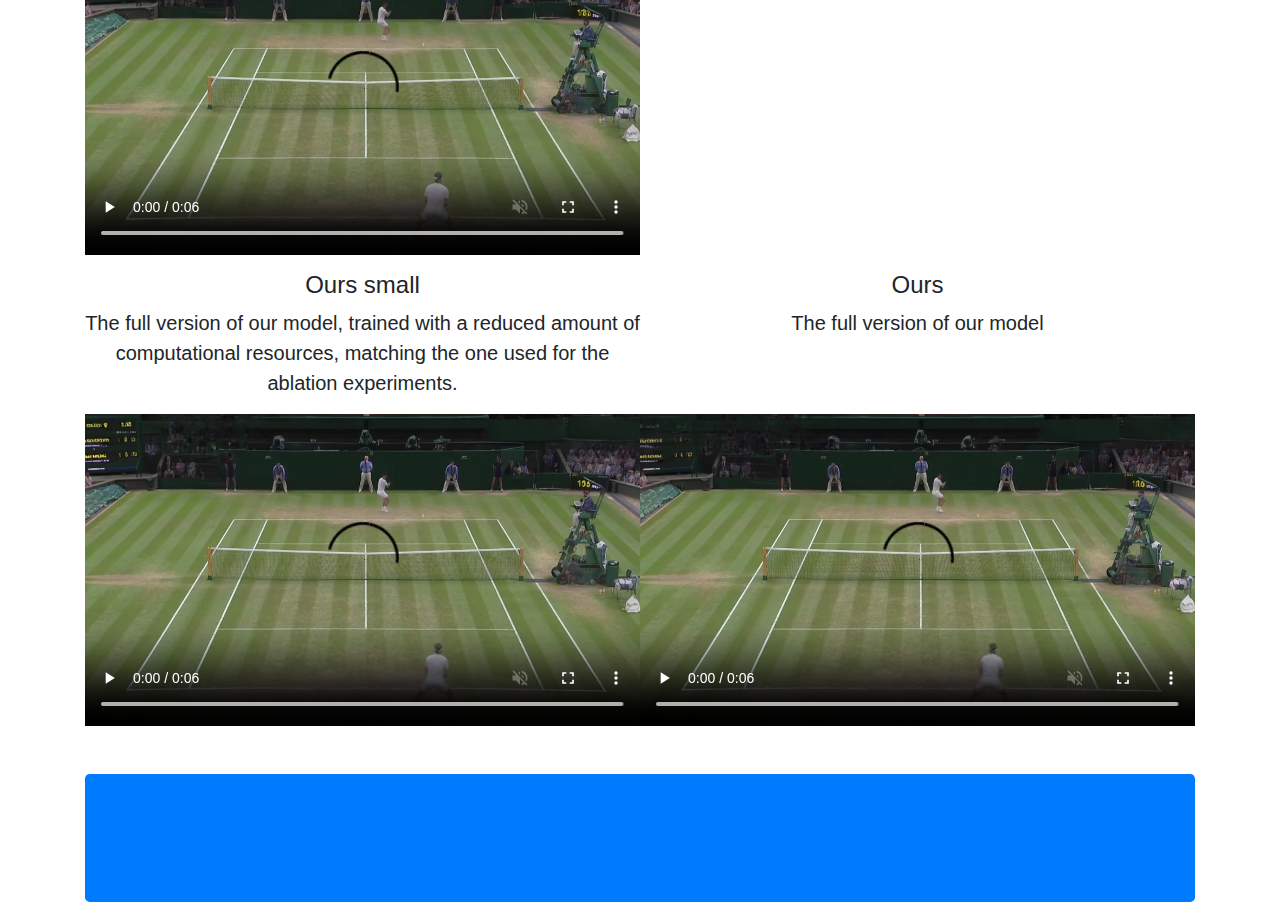
<file: ablation_synthesis.html>
<!doctype html>
<html lang="en">
<head>
	<!-- Required meta tags -->
	<meta charset="utf-8">
	<meta name="viewport" content="width=device-width, initial-scale=1, shrink-to-fit=no">

	<!-- Bootstrap CSS -->
	<link href="resources/bootstrap.min.css" rel="stylesheet">
	<link href="resources/stylesheet.css" rel="stylesheet">

	<title>Supplementary Website</title>
</head>
<body>

		<section class="jumbotron text-center pb-2">
			<div class="container">
				<h1 class="jumbotron-heading">Promptable Game Models: Text-Guided Game Simulation via Masked Diffusion Models</h1>
				<h4>ACM Transactions on Graphics</h4>

				<h5 class="font-italic pt-4" style="font-weight: normal">
					<a href="https://www.willimenapace.com/">Willi Menapace</a><sup>☨</sup>,
					<a href="https://github.com/AliaksandrSiarohin">Aliaksandr Siarohin</a>,
					<a href="https://stelat.eu/">Stéphane Lathuilière</a>,
					<a href="https://optas.github.io/">Panos Achlioptas</a>,</br>
					<a href="https://people.mpi-inf.mpg.de/~golyanik/">Vladislav Golyanik</a>,
					<a href="http://www.stulyakov.com/">Sergey Tulyakov</a>,
					<a href="http://elisaricci.eu/">Elisa Ricci</a>
				</h5>

				<p class="mt-3"><sup>☨</sup> Work performed while interning at Snap Inc.</p>

			</div>
		</section>



		<div class="container-md">

			<div class="row pt-1 justify-content-sm-center">
				 
				<a class="sm-1 mx-1 btn btn-primary mt-2" href="index.html" role="button">Overview</a>
				<a class="sm-1 mx-1 btn btn-primary mt-2" href="dataset.html" role="button">Dataset</a>
				<div class="btn-group">
					<a class="sm-1 mx-1 btn btn-primary mt-2 dropdown-toggle" href="#" role="button" id="dropdownMenuLink" data-toggle="dropdown" aria-haspopup="true" aria-expanded="false">Animation Model</a>
					<div class="dropdown-menu" aria-labelledby="dropdownMenuLink">
					    <a class="dropdown-item" href="action_conditioned_video_prediction.html" role="button">Action-Conditioned Video Prediction</a>
						<a class="dropdown-item" href="video_completion.html" role="button">Video Completion</a>
						<a class="dropdown-item" href="unconditional_generation.html" role="button">Unconditional Generation</a>
						<a class="dropdown-item" href="bernoulli.html" role="button">Random Conditioning</a>
						<a class="dropdown-item" href="baselines_animation.html" role="button">Baselines</a>
						<a class="dropdown-item" href="ablation_animation.html" role="button">Ablation</a>
				    </div>
				</div>
				<div class="btn-group">
				    <a class="sm-1 mx-1 btn btn-primary mt-2 dropdown-toggle" href="#" role="button" id="dropdownMenuLink2" data-toggle="dropdown" aria-haspopup="true" aria-expanded="false">Synthesis Model</a>
					<div class="dropdown-menu" aria-labelledby="dropdownMenuLink2">
					    <a class="dropdown-item" href="camera_manipulation.html" role="button">Camera Manipulation</a>
						<a class="dropdown-item" href="style_manipulation.html" role="button">Style Manipulation</a>
						<a class="dropdown-item" href="baselines_synthesis.html" role="button">Baselines</a>
						<a class="dropdown-item" href="ablation_synthesis.html" role="button">Ablation</a>
				    </div>
				</div>
				<a class="sm-1 mx-1 btn btn-primary mt-2" href="https://arxiv.org/abs/2303.13472" role="button">Paper</a>
				<a class="sm-1 mx-1 btn btn-primary mt-2" href="https://github.com/snap-research/promptable-game-models/" role="button">GitHub</a>

			</div>	

		</div>

		<div class="container">


			<hr class="mt-5">


			
			<h2 class="pt-4">Ablation results for the synthesis model</h2>

			<p class="lead">We evaluate our synthesis model under different configuration to validate our design choices.</p>



			<!-- Grid row -->
			<div class="row pt-3 nopadding">
				<!-- Grid column -->
				<div class="col-sm-6 col-md-6 col-xl-6 col-lg-6 p-0 text-center">
					<h4 class="pt-3">Ours w/o enhancer</h4>
					<p class="lead">Note the lack of shadows below players and imprecise colors of objects, eg. the ball.</p>

				</div>
				<!-- Grid column -->
				<!-- Grid column -->
				<div class="col-sm-6 col-md-6 col-xl-6 col-lg-6 p-0 text-center">
					<h4 class="pt-3">Ours w/o human deformation</h4>
					<p class="lead">Note artifacts in the hands of the player at the top.</p>

				</div>
				<!-- Grid column -->
			</div>
			<!-- Grid row -->
			<!-- Grid row -->
			<div class="row pt-3 nopadding">
				<!-- Grid column -->
				<div class="col-sm-6 col-md-6 col-xl-6 col-lg-6 p-0 text-center">

					<video class="video-fluid w-100 flex" controls autoplay loop muted>
						<source src="video_sequences/ablation_synthesis/170_baseline_1.mp4" type="video/mp4" />
					</video>
				</div>
				<!-- Grid column -->
				<!-- Grid column -->
				<div class="col-sm-6 col-md-6 col-xl-6 col-lg-6 p-0 text-center">

					<video class="video-fluid w-100 flex" controls autoplay loop muted>
						<source src="video_sequences/ablation_synthesis/170_baseline_2.mp4" type="video/mp4" />
					</video>
				</div>
				<!-- Grid column -->
			</div>
			<!-- Grid row -->
			<!-- Grid row -->
			<div class="row pt-3 nopadding">

			<!-- Grid row -->
			<div class="row pt-3 nopadding">
				<!-- Grid column -->
				<div class="col-sm-6 col-md-6 col-xl-6 col-lg-6 p-0 text-center">
					<h4 class="pt-3">Ours w/o planes</h4>
					<p class="lead">Note the lack of detail in the judge stand and top left and top right corners of the image.</p>

				</div>
				<!-- Grid column -->
				<!-- Grid column -->
				<div class="col-sm-6 col-md-6 col-xl-6 col-lg-6 p-0 text-center">
					<h4 class="pt-3">Ours w/o voxels</h4>
					<p class="lead">Note the artifacts in the geometry of the player, eg. duplicated right leg</p>

				</div>
				<!-- Grid column -->
			</div>
			<!-- Grid row -->
			<!-- Grid row -->
			<div class="row pt-3 nopadding">
				<!-- Grid column -->
				<div class="col-sm-6 col-md-6 col-xl-6 col-lg-6 p-0 text-center">

					<video class="video-fluid w-100 flex" controls autoplay loop muted>
						<source src="video_sequences/ablation_synthesis/170_baseline_3.mp4" type="video/mp4" />
					</video>
				</div>
				<!-- Grid column -->
				<!-- Grid column -->
				<div class="col-sm-6 col-md-6 col-xl-6 col-lg-6 p-0 text-center">

					<video class="video-fluid w-100 flex" controls autoplay loop muted>
						<source src="video_sequences/ablation_synthesis/170_baseline_4.mp4" type="video/mp4" />
					</video>
				</div>
				<!-- Grid column -->
			</div>
			<!-- Grid row -->



			<!-- Grid row -->
			<div class="row pt-3 nopadding">
				<!-- Grid column -->
				<div class="col-sm-6 col-md-6 col-xl-6 col-lg-6 p-0 text-center">
					<h4 class="pt-3">Ours w/o multiobject encoder</h4>
					<p class="lead">Note the lack of details in the scene with respect to our method, eg. in the judge stand</p>

				</div>
				<!-- Grid column -->
				<!-- Grid column -->
				<div class="col-sm-6 col-md-6 col-xl-6 col-lg-6 p-0 text-center">
				</div>
				<!-- Grid column -->

				<!-- Grid column -->
				<div class="col-sm-6 col-md-6 col-xl-6 col-lg-6 p-0 text-center">

					<video class="video-fluid w-100 flex" controls autoplay loop muted>
						<source src="video_sequences/ablation_synthesis/170_baseline_5.mp4" type="video/mp4" />
					</video>
				</div>
				<!-- Grid column -->
			</div>
			<!-- Grid row -->



			<!-- Grid row -->
			<div class="row pt-3 nopadding">
				<!-- Grid column -->
				<div class="col-sm-6 col-md-6 col-xl-6 col-lg-6 p-0 text-center">
					<h4 class="pt-3">Ours small</h4>
					<p class="lead">The full version of our model, trained with a reduced amount of computational resources, matching the one used for the ablation experiments.</p>

				</div>
				<!-- Grid column -->
				<!-- Grid column -->
				<div class="col-sm-6 col-md-6 col-xl-6 col-lg-6 p-0 text-center">
					<h4 class="pt-3">Ours</h4>
					<p class="lead">The full version of our model</p>

				</div>
				<!-- Grid column -->
			
				<!-- Grid column -->
				<div class="col-sm-6 col-md-6 col-xl-6 col-lg-6 p-0 text-center">

					<video class="video-fluid w-100 flex" controls autoplay loop muted>
						<source src="video_sequences/ablation_synthesis/170_ours_small.mp4" type="video/mp4" />
					</video>
				</div>
				<!-- Grid column -->
				<!-- Grid column -->
				<div class="col-sm-6 col-md-6 col-xl-6 col-lg-6 p-0 text-center">

					<video class="video-fluid w-100 flex" controls autoplay loop muted>
						<source src="video_sequences/ablation_synthesis/170_ours.mp4" type="video/mp4" />
					</video>
				</div>
				<!-- Grid column -->
			</div>
			<!-- Grid row -->

			



			


































		</div>

		<!-- Footer -->
		<section class="jumbotron text-center py-7 mt-5 mb-0">
		</section>

		<!-- Optional JavaScript -->
		<!-- jQuery first, then Popper.js, then Bootstrap JS -->
		<script src="resources/jquery-3.4.1.slim.min.js"></script>
		<script src="resources/popper.min.js"></script>
		<script src="resources/bootstrap.min.js"></script>

	</body>
	</html>
</file>
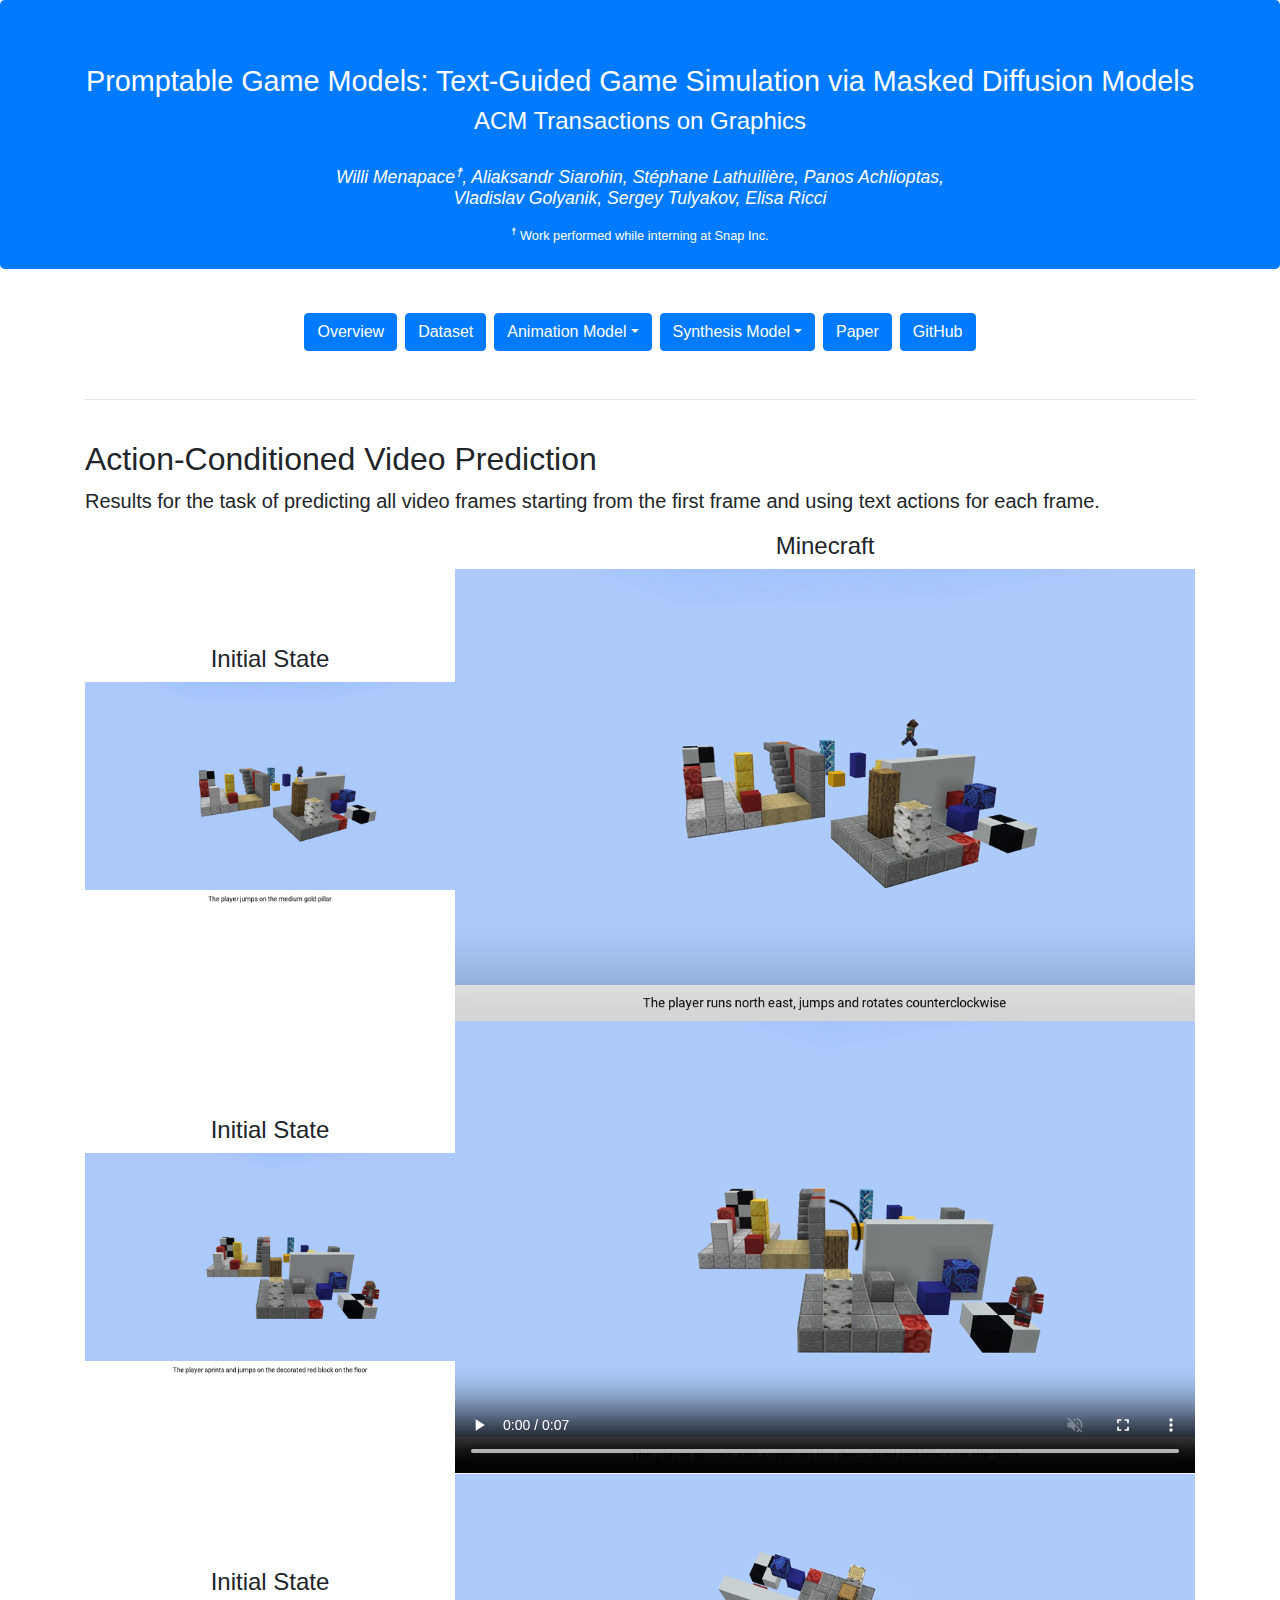
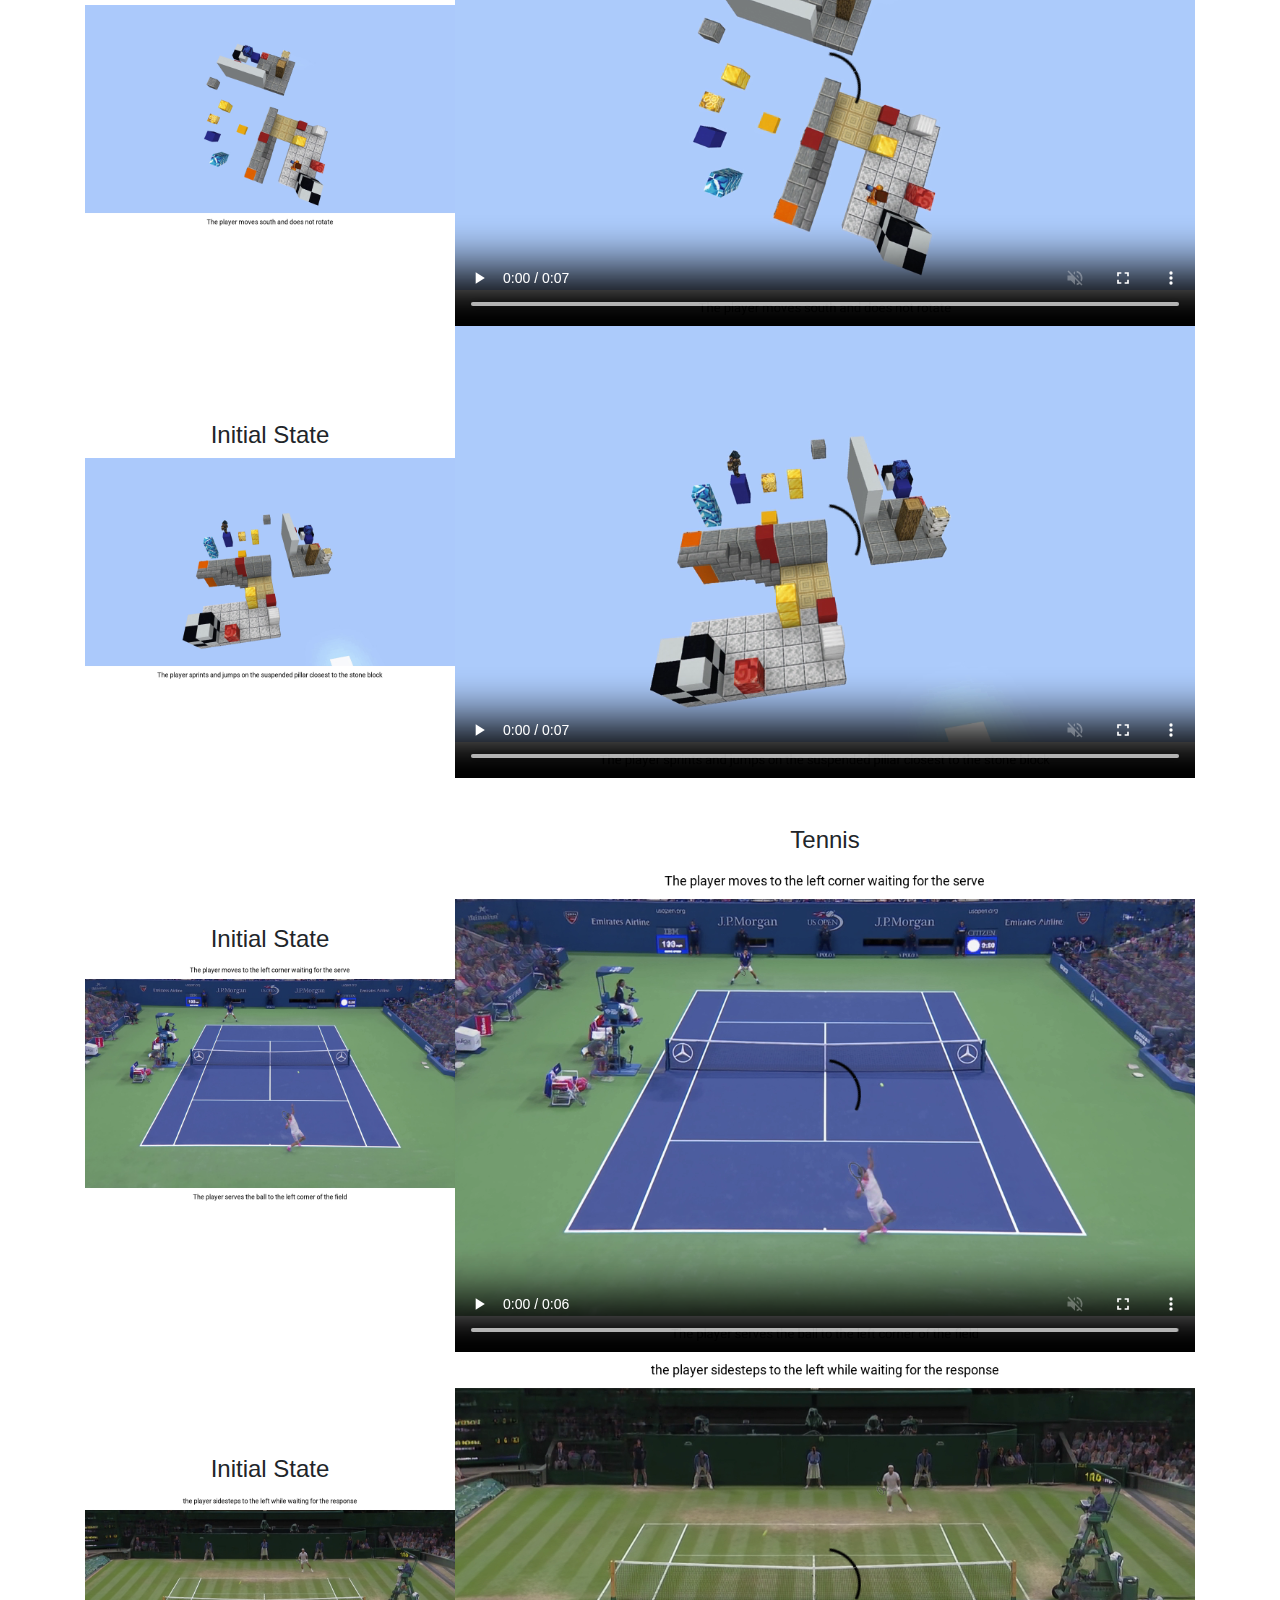
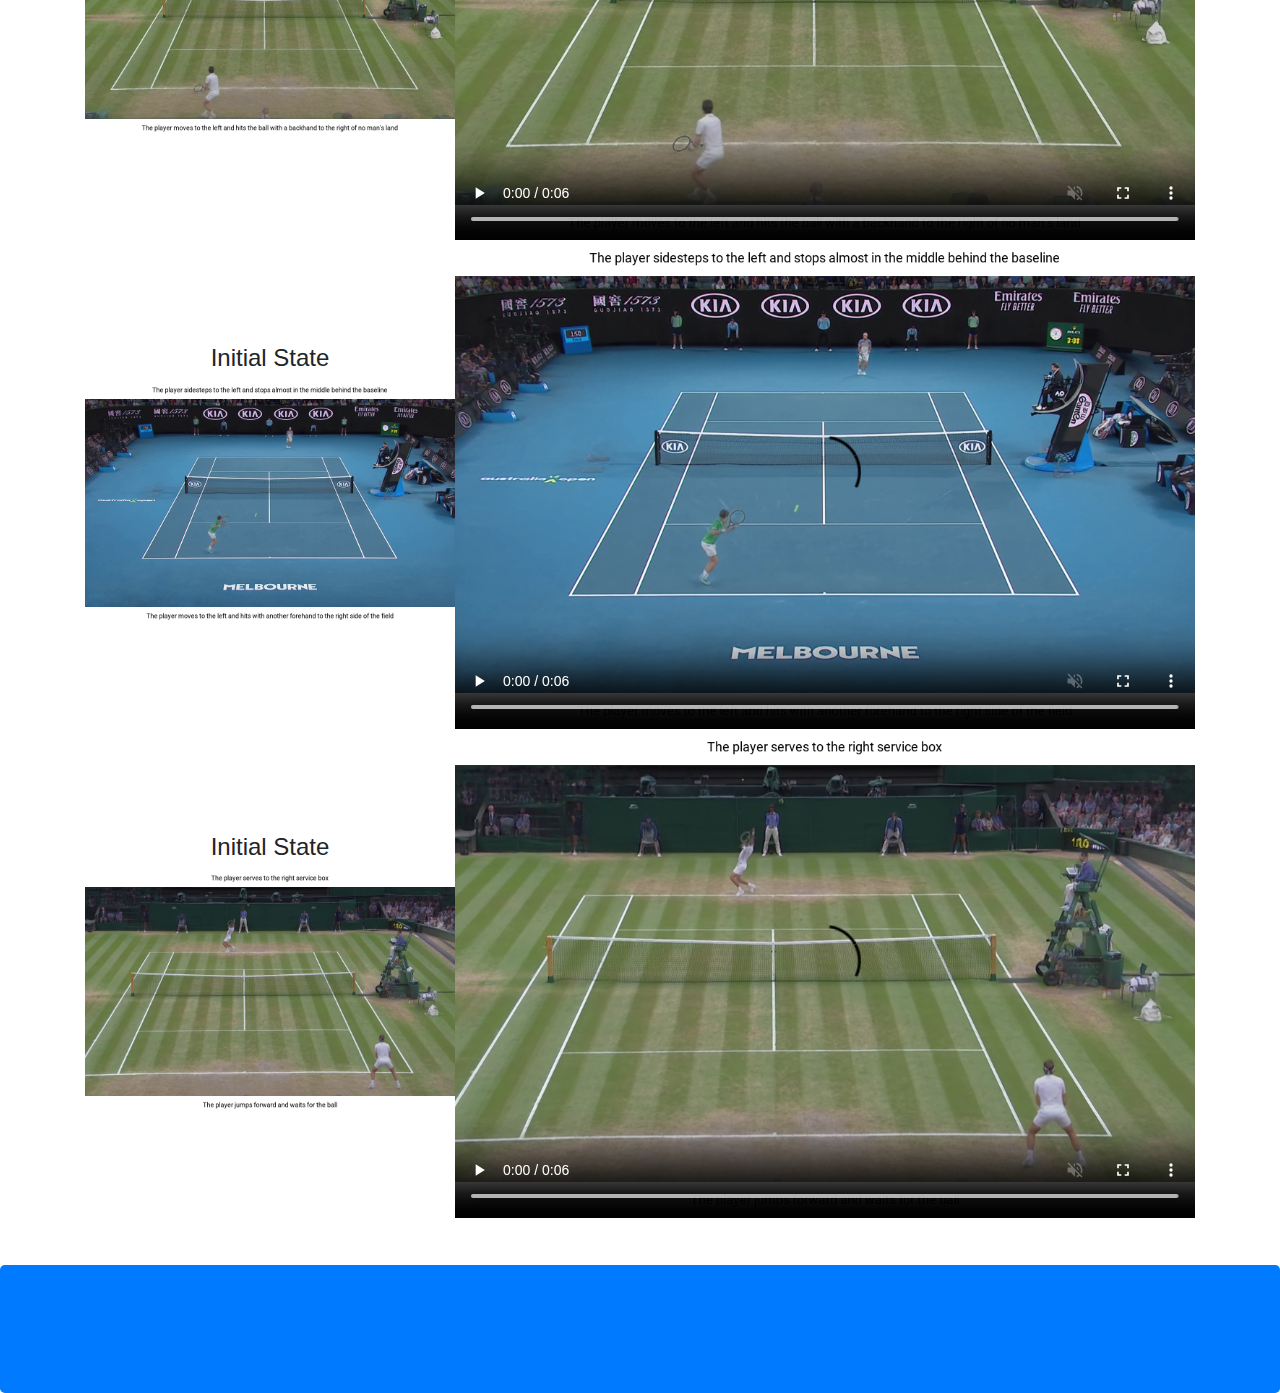
<file: action_conditioned_video_prediction.html>
<!doctype html>
<html lang="en">
<head>
	<!-- Required meta tags -->
	<meta charset="utf-8">
	<meta name="viewport" content="width=device-width, initial-scale=1, shrink-to-fit=no">

	<!-- Bootstrap CSS -->
	<link href="resources/bootstrap.min.css" rel="stylesheet">
	<link href="resources/stylesheet.css" rel="stylesheet">

	<title>Supplementary Website</title>
</head>
<body>

		<section class="jumbotron text-center pb-2">
			<div class="container">
				<h1 class="jumbotron-heading">Promptable Game Models: Text-Guided Game Simulation via Masked Diffusion Models</h1>
				<h4>ACM Transactions on Graphics</h4>

				<h5 class="font-italic pt-4" style="font-weight: normal">
					<a href="https://www.willimenapace.com/">Willi Menapace</a><sup>☨</sup>,
					<a href="https://github.com/AliaksandrSiarohin">Aliaksandr Siarohin</a>,
					<a href="https://stelat.eu/">Stéphane Lathuilière</a>,
					<a href="https://optas.github.io/">Panos Achlioptas</a>,</br>
					<a href="https://people.mpi-inf.mpg.de/~golyanik/">Vladislav Golyanik</a>,
					<a href="http://www.stulyakov.com/">Sergey Tulyakov</a>,
					<a href="http://elisaricci.eu/">Elisa Ricci</a>
				</h5>

				<p class="mt-3"><sup>☨</sup> Work performed while interning at Snap Inc.</p>

			</div>
		</section>



		<div class="container-md">

			<div class="row pt-1 justify-content-sm-center">
				 
				<a class="sm-1 mx-1 btn btn-primary mt-2" href="index.html" role="button">Overview</a>
				<a class="sm-1 mx-1 btn btn-primary mt-2" href="dataset.html" role="button">Dataset</a>
				<div class="btn-group">
					<a class="sm-1 mx-1 btn btn-primary mt-2 dropdown-toggle" href="#" role="button" id="dropdownMenuLink" data-toggle="dropdown" aria-haspopup="true" aria-expanded="false">Animation Model</a>
					<div class="dropdown-menu" aria-labelledby="dropdownMenuLink">
					    <a class="dropdown-item" href="action_conditioned_video_prediction.html" role="button">Action-Conditioned Video Prediction</a>
						<a class="dropdown-item" href="video_completion.html" role="button">Video Completion</a>
						<a class="dropdown-item" href="unconditional_generation.html" role="button">Unconditional Generation</a>
						<a class="dropdown-item" href="bernoulli.html" role="button">Random Conditioning</a>
						<a class="dropdown-item" href="baselines_animation.html" role="button">Baselines</a>
						<a class="dropdown-item" href="ablation_animation.html" role="button">Ablation</a>
				    </div>
				</div>
				<div class="btn-group">
				    <a class="sm-1 mx-1 btn btn-primary mt-2 dropdown-toggle" href="#" role="button" id="dropdownMenuLink2" data-toggle="dropdown" aria-haspopup="true" aria-expanded="false">Synthesis Model</a>
					<div class="dropdown-menu" aria-labelledby="dropdownMenuLink2">
					    <a class="dropdown-item" href="camera_manipulation.html" role="button">Camera Manipulation</a>
						<a class="dropdown-item" href="style_manipulation.html" role="button">Style Manipulation</a>
						<a class="dropdown-item" href="baselines_synthesis.html" role="button">Baselines</a>
						<a class="dropdown-item" href="ablation_synthesis.html" role="button">Ablation</a>
				    </div>
				</div>
				<a class="sm-1 mx-1 btn btn-primary mt-2" href="https://arxiv.org/abs/2303.13472" role="button">Paper</a>
				<a class="sm-1 mx-1 btn btn-primary mt-2" href="https://github.com/snap-research/promptable-game-models/" role="button">GitHub</a>

			</div>	

		</div>

		<div class="container">


			<hr class="mt-5">


			
			<h2 class="pt-4">Action-Conditioned Video Prediction</h2>

			<p class="lead">Results for the task of predicting all video frames starting from the first frame and using text actions for each frame.</p>


			<!-- Grid row -->
			<div class="row pt-3 nopadding">
				<div class="col-sm-4 col-md-4 col-xl-4 col-lg-4 p-0 text-center align-items-center d-flex">
					<div>
						<h4>Initial State</h4>
						<img class="w-100 flex" src="video_sequences/action_conditioned_video_prediction/minecraft/006_1.png" />
					</div>
				</div>
				<!-- Grid column -->
				<!-- Grid column -->
				<div class="col-sm-8 col-md-8 col-xl-8 col-lg-8 p-0 text-center">
					<h4>Minecraft</h4>
					<video class="video-fluid w-100 flex" controls autoplay loop muted>
						<source src="video_sequences/action_conditioned_video_prediction/minecraft/006.mp4" type="video/mp4" />
					</video>

				</div>
				<!-- Grid column -->

			</div>
			<!-- Grid row -->
			<!-- Grid row -->
			<div class="row nopadding">
				<div class="col-sm-4 col-md-4 col-xl-4 col-lg-4 p-0 text-center align-items-center d-flex">
					<div>
						<h4>Initial State</h4>
						<img class="w-100 flex" src="video_sequences/action_conditioned_video_prediction/minecraft/008_1.png" />
					</div>
				</div>
				<!-- Grid column -->
				<!-- Grid column -->
				<div class="col-sm-8 col-md-8 col-xl-8 col-lg-8 p-0 text-center">
					<video class="video-fluid w-100 flex" controls autoplay loop muted>
						<source src="video_sequences/action_conditioned_video_prediction/minecraft/008.mp4" type="video/mp4" />
					</video>

				</div>
				<!-- Grid column -->

			</div>
			<!-- Grid row -->
			<!-- Grid row -->
			<div class="row nopadding">
				<div class="col-sm-4 col-md-4 col-xl-4 col-lg-4 p-0 text-center align-items-center d-flex">
					<div>
						<h4>Initial State</h4>
						<img class="w-100 flex" src="video_sequences/action_conditioned_video_prediction/minecraft/024_1.png" />
					</div>
				</div>
				<!-- Grid column -->
				<!-- Grid column -->
				<div class="col-sm-8 col-md-8 col-xl-8 col-lg-8 p-0 text-center">
					<video class="video-fluid w-100 flex" controls autoplay loop muted>
						<source src="video_sequences/action_conditioned_video_prediction/minecraft/024.mp4" type="video/mp4" />
					</video>

				</div>
				<!-- Grid column -->

			</div>
			<!-- Grid row -->
			<!-- Grid row -->
			<div class="row nopadding">
				<div class="col-sm-4 col-md-4 col-xl-4 col-lg-4 p-0 text-center align-items-center d-flex">
					<div>
						<h4>Initial State</h4>
						<img class="w-100 flex" src="video_sequences/action_conditioned_video_prediction/minecraft/034_1.png" />
					</div>
				</div>
				<!-- Grid column -->
				<!-- Grid column -->
				<div class="col-sm-8 col-md-8 col-xl-8 col-lg-8 p-0 text-center">
					<video class="video-fluid w-100 flex" controls autoplay loop muted>
						<source src="video_sequences/action_conditioned_video_prediction/minecraft/034.mp4" type="video/mp4" />
					</video>

				</div>
				<!-- Grid column -->

			</div>
			<!-- Grid row -->

			<!-- Grid row -->
			<div class="row pt-3 nopadding">
				<div class="col-sm-4 col-md-4 col-xl-4 col-lg-4 p-0 text-center align-items-center d-flex">
					<div>
						<h4>Initial State</h4>
						<img class="w-100 flex" src="video_sequences/action_conditioned_video_prediction/tennis/040_1.png" />
					</div>
				</div>
				<!-- Grid column -->
				<!-- Grid column -->
				<div class="col-sm-8 col-md-8 col-xl-8 col-lg-8 p-0 pt-5 text-center">
					<h4>Tennis</h4>
					<video class="video-fluid w-100 flex" controls autoplay loop muted>
						<source src="video_sequences/action_conditioned_video_prediction/tennis/040.mp4" type="video/mp4" />
					</video>

				</div>
				<!-- Grid column -->

			</div>
			<!-- Grid row -->
			<!-- Grid row -->
			<div class="row pt-3 nopadding">
				<div class="col-sm-4 col-md-4 col-xl-4 col-lg-4 p-0 text-center align-items-center d-flex">
					<div>
						<h4>Initial State</h4>
						<img class="w-100 flex" src="video_sequences/action_conditioned_video_prediction/tennis/200_1.png" />
					</div>
				</div>
				<!-- Grid column -->
				<!-- Grid column -->
				<div class="col-sm-8 col-md-8 col-xl-8 col-lg-8 p-0 text-center">
					<video class="video-fluid w-100 flex" controls autoplay loop muted>
						<source src="video_sequences/action_conditioned_video_prediction/tennis/200.mp4" type="video/mp4" />
					</video>

				</div>
				<!-- Grid column -->

			</div>
			<!-- Grid row -->
			<!-- Grid row -->
			<div class="row pt-3 nopadding">
				<div class="col-sm-4 col-md-4 col-xl-4 col-lg-4 p-0 text-center align-items-center d-flex">
					<div>
						<h4>Initial State</h4>
						<img class="w-100 flex" src="video_sequences/action_conditioned_video_prediction/tennis/060_1.png" />
					</div>
				</div>
				<!-- Grid column -->
				<!-- Grid column -->
				<div class="col-sm-8 col-md-8 col-xl-8 col-lg-8 p-0 text-center">
					<video class="video-fluid w-100 flex" controls autoplay loop muted>
						<source src="video_sequences/action_conditioned_video_prediction/tennis/060.mp4" type="video/mp4" />
					</video>

				</div>
				<!-- Grid column -->

			</div>
			<!-- Grid row -->
			<!-- Grid row -->
			<div class="row pt-3 nopadding">
				<div class="col-sm-4 col-md-4 col-xl-4 col-lg-4 p-0 text-center align-items-center d-flex">
					<div>
						<h4>Initial State</h4>
						<img class="w-100 flex" src="video_sequences/action_conditioned_video_prediction/tennis/220_1.png" />
					</div>
				</div>
				<!-- Grid column -->
				<!-- Grid column -->
				<div class="col-sm-8 col-md-8 col-xl-8 col-lg-8 p-0 text-center">
					<video class="video-fluid w-100 flex" controls autoplay loop muted>
						<source src="video_sequences/action_conditioned_video_prediction/tennis/220.mp4" type="video/mp4" />
					</video>

				</div>
				<!-- Grid column -->

			</div>
			<!-- Grid row -->


			





		</div>

		<!-- Footer -->
		<section class="jumbotron text-center py-7 mt-5 mb-0">
		</section>

		<!-- Optional JavaScript -->
		<!-- jQuery first, then Popper.js, then Bootstrap JS -->
		<script src="resources/jquery-3.4.1.slim.min.js"></script>
		<script src="resources/popper.min.js"></script>
		<script src="resources/bootstrap.min.js"></script>

	</body>
	</html>
</file>
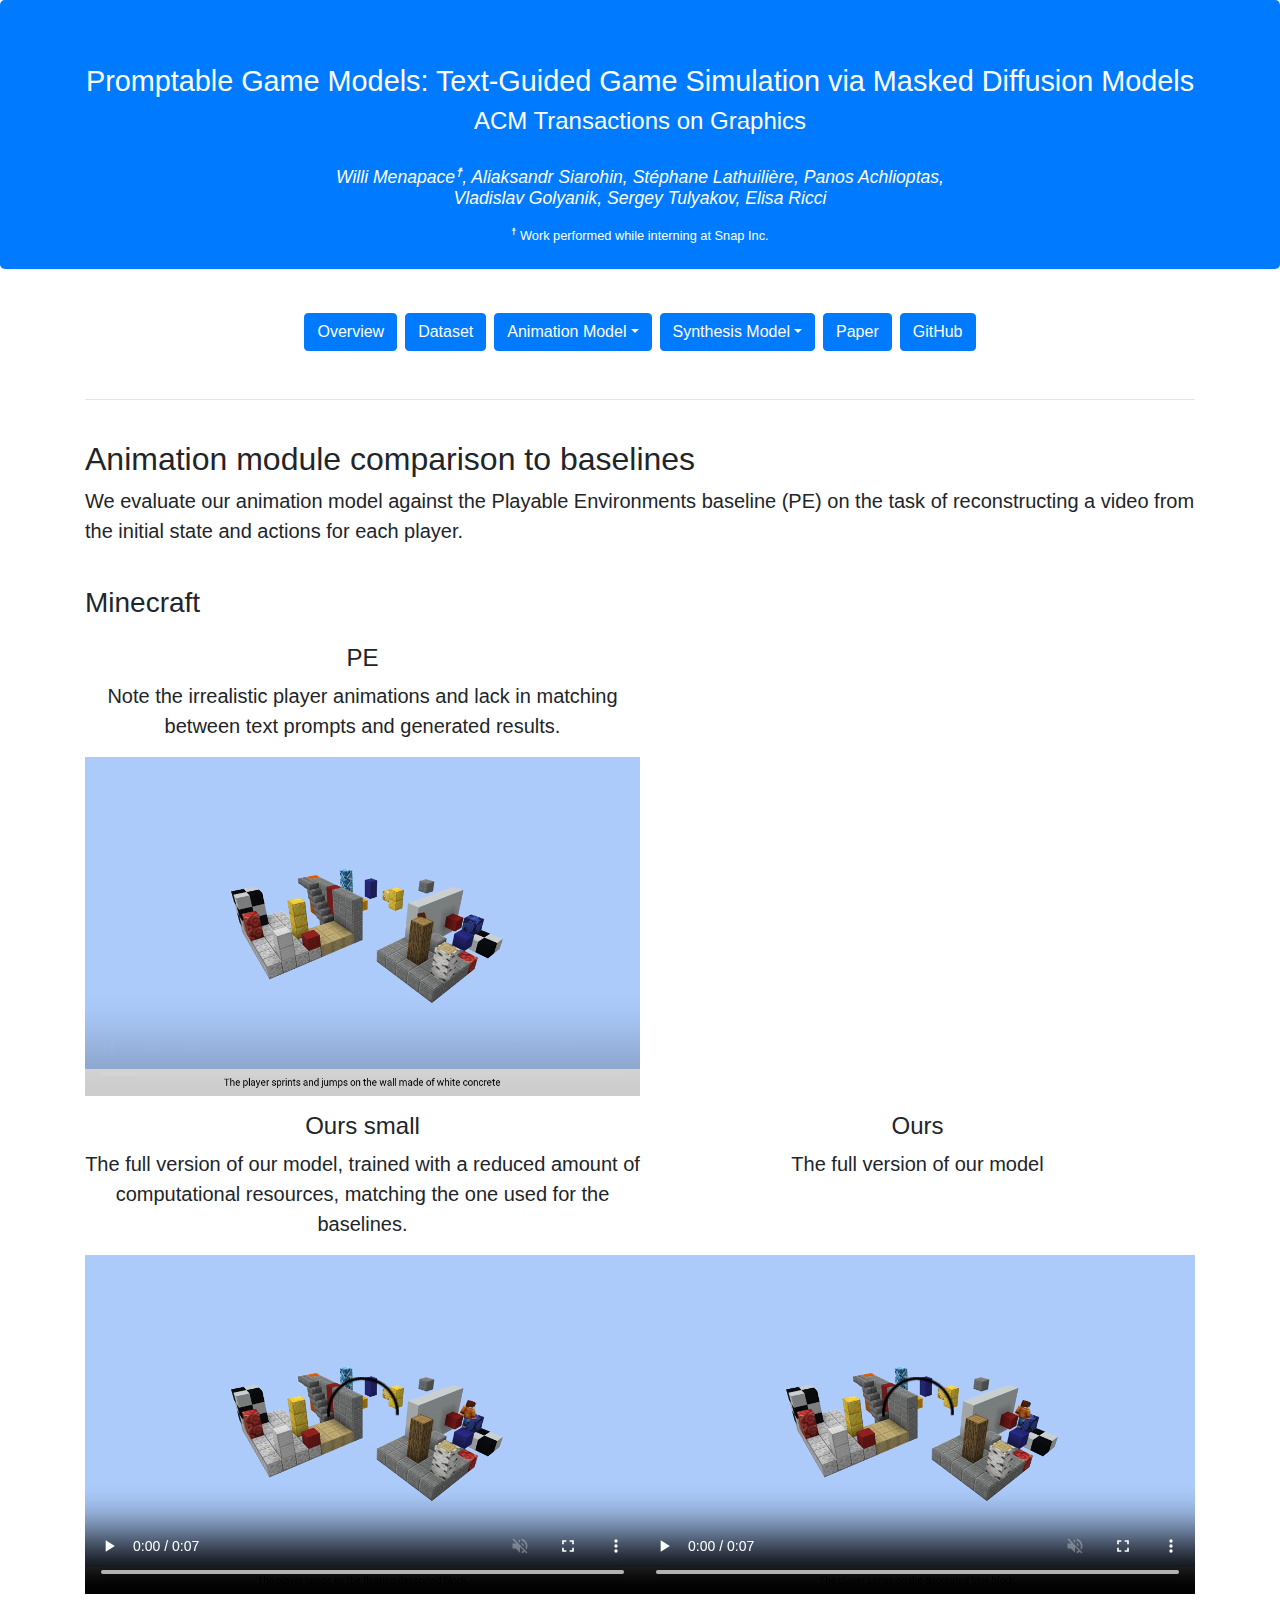
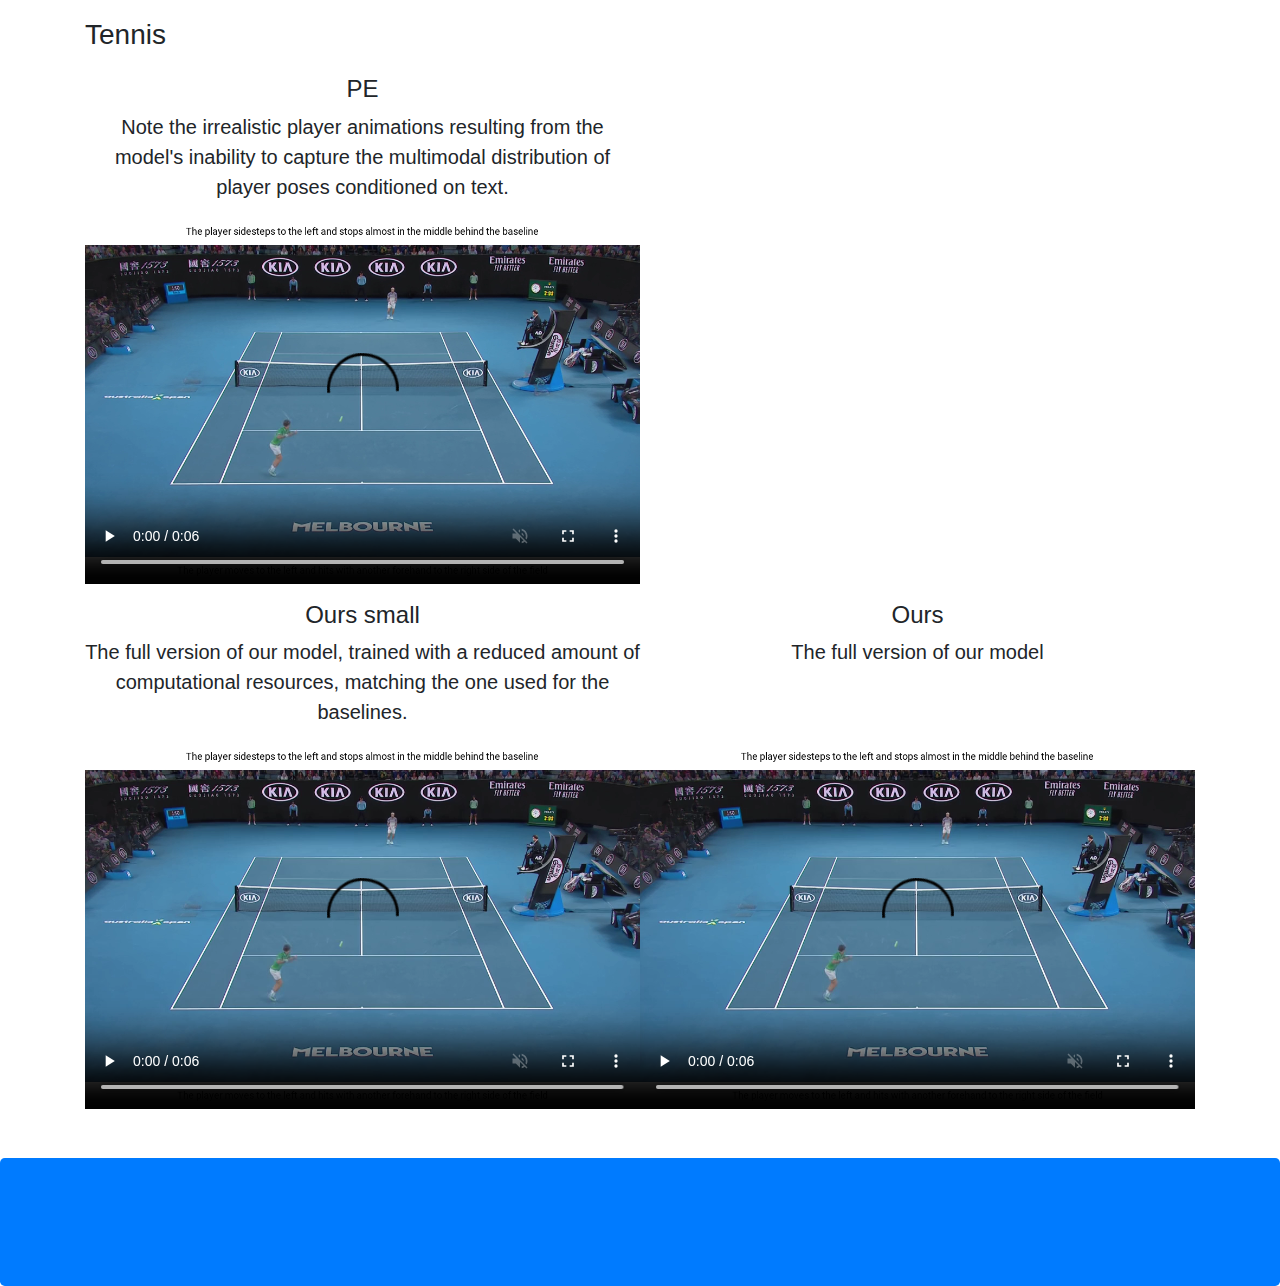
<file: baselines_animation.html>
<!doctype html>
<html lang="en">
<head>
	<!-- Required meta tags -->
	<meta charset="utf-8">
	<meta name="viewport" content="width=device-width, initial-scale=1, shrink-to-fit=no">

	<!-- Bootstrap CSS -->
	<link href="resources/bootstrap.min.css" rel="stylesheet">
	<link href="resources/stylesheet.css" rel="stylesheet">

	<title>Supplementary Website</title>
</head>
<body>
		<section class="jumbotron text-center pb-2">
			<div class="container">
				<h1 class="jumbotron-heading">Promptable Game Models: Text-Guided Game Simulation via Masked Diffusion Models</h1>
				<h4>ACM Transactions on Graphics</h4>

				<h5 class="font-italic pt-4" style="font-weight: normal">
					<a href="https://www.willimenapace.com/">Willi Menapace</a><sup>☨</sup>,
					<a href="https://github.com/AliaksandrSiarohin">Aliaksandr Siarohin</a>,
					<a href="https://stelat.eu/">Stéphane Lathuilière</a>,
					<a href="https://optas.github.io/">Panos Achlioptas</a>,</br>
					<a href="https://people.mpi-inf.mpg.de/~golyanik/">Vladislav Golyanik</a>,
					<a href="http://www.stulyakov.com/">Sergey Tulyakov</a>,
					<a href="http://elisaricci.eu/">Elisa Ricci</a>
				</h5>

				<p class="mt-3"><sup>☨</sup> Work performed while interning at Snap Inc.</p>

			</div>
		</section>



		<div class="container-md">

			<div class="row pt-1 justify-content-sm-center">
				 
				<a class="sm-1 mx-1 btn btn-primary mt-2" href="index.html" role="button">Overview</a>
				<a class="sm-1 mx-1 btn btn-primary mt-2" href="dataset.html" role="button">Dataset</a>
				<div class="btn-group">
					<a class="sm-1 mx-1 btn btn-primary mt-2 dropdown-toggle" href="#" role="button" id="dropdownMenuLink" data-toggle="dropdown" aria-haspopup="true" aria-expanded="false">Animation Model</a>
					<div class="dropdown-menu" aria-labelledby="dropdownMenuLink">
					    <a class="dropdown-item" href="action_conditioned_video_prediction.html" role="button">Action-Conditioned Video Prediction</a>
						<a class="dropdown-item" href="video_completion.html" role="button">Video Completion</a>
						<a class="dropdown-item" href="unconditional_generation.html" role="button">Unconditional Generation</a>
						<a class="dropdown-item" href="bernoulli.html" role="button">Random Conditioning</a>
						<a class="dropdown-item" href="baselines_animation.html" role="button">Baselines</a>
						<a class="dropdown-item" href="ablation_animation.html" role="button">Ablation</a>
				    </div>
				</div>
				<div class="btn-group">
				    <a class="sm-1 mx-1 btn btn-primary mt-2 dropdown-toggle" href="#" role="button" id="dropdownMenuLink2" data-toggle="dropdown" aria-haspopup="true" aria-expanded="false">Synthesis Model</a>
					<div class="dropdown-menu" aria-labelledby="dropdownMenuLink2">
					    <a class="dropdown-item" href="camera_manipulation.html" role="button">Camera Manipulation</a>
						<a class="dropdown-item" href="style_manipulation.html" role="button">Style Manipulation</a>
						<a class="dropdown-item" href="baselines_synthesis.html" role="button">Baselines</a>
						<a class="dropdown-item" href="ablation_synthesis.html" role="button">Ablation</a>
				    </div>
				</div>
				<a class="sm-1 mx-1 btn btn-primary mt-2" href="https://arxiv.org/abs/2303.13472" role="button">Paper</a>
				<a class="sm-1 mx-1 btn btn-primary mt-2" href="https://github.com/snap-research/promptable-game-models/" role="button">GitHub</a>

			</div>	

		</div>

		<div class="container">

	
			<hr class="mt-5">


			
			<h2 class="pt-4">Animation module comparison to baselines</h2>

			<p class="lead">We evaluate our animation model against the Playable Environments baseline (PE) on the task of reconstructing a video from the initial state and actions for each player.</p>


			<h3 class="pt-4">Minecraft</h2>

			<!-- Grid row -->
			<div class="row pt-3 nopadding">
				<!-- Grid column -->
				<div class="col-sm-6 col-md-6 col-xl-6 col-lg-6 p-0 text-center">
					<h4 class="pt-3">PE</h4>
					<p class="lead">Note the irrealistic player animations and lack in matching between text prompts and generated results.</p>

				</div>
				<!-- Grid column -->
				<!-- Grid column -->
				<div class="col-sm-6 col-md-6 col-xl-6 col-lg-6 p-0 text-center">


				</div>
				<!-- Grid column -->
			</div>
			<!-- Grid row -->
			<!-- Grid row -->
			<div class="row pt-3 nopadding">
				<!-- Grid column -->
				<div class="col-sm-6 col-md-6 col-xl-6 col-lg-6 p-0 text-center">

					<video class="video-fluid w-100 flex" controls autoplay loop muted>
						<source src="video_sequences/ablations_animation/minecraft/030_pe.mp4" type="video/mp4" />
					</video>
				</div>
				<!-- Grid column -->
				<!-- Grid column -->
				<div class="col-sm-6 col-md-6 col-xl-6 col-lg-6 p-0 text-center">
				</div>
				<!-- Grid column -->
			</div>
			<!-- Grid row -->

			<!-- Grid row -->
			<div class="row pt-3 nopadding">
				<!-- Grid column -->
				<div class="col-sm-6 col-md-6 col-xl-6 col-lg-6 p-0 text-center">
					<h4 class="pt-3">Ours small</h4>
					<p class="lead">The full version of our model, trained with a reduced amount of computational resources, matching the one used for the baselines.</p>

				</div>
				<!-- Grid column -->
				<!-- Grid column -->
				<div class="col-sm-6 col-md-6 col-xl-6 col-lg-6 p-0 text-center">
					<h4 class="pt-3">Ours</h4>
					<p class="lead">The full version of our model</p>

				</div>
				<!-- Grid column -->
			
				<!-- Grid column -->
				<div class="col-sm-6 col-md-6 col-xl-6 col-lg-6 p-0 text-center">

					<video class="video-fluid w-100 flex" controls autoplay loop muted>
						<source src="video_sequences/ablations_animation/minecraft/030_ours_small.mp4" type="video/mp4" />
					</video>
				</div>
				<!-- Grid column -->
				<!-- Grid column -->
				<div class="col-sm-6 col-md-6 col-xl-6 col-lg-6 p-0 text-center">

					<video class="video-fluid w-100 flex" controls autoplay loop muted>
						<source src="video_sequences/ablations_animation/minecraft/030_ours.mp4" type="video/mp4" />
					</video>
				</div>
				<!-- Grid column -->
			</div>
			<!-- Grid row -->


			<h3 class="pt-4">Tennis</h2>

			<!-- Grid row -->
			<div class="row pt-3 nopadding">
				<!-- Grid column -->
				<div class="col-sm-6 col-md-6 col-xl-6 col-lg-6 p-0 text-center">
					<h4 class="pt-3">PE</h4>
					<p class="lead">Note the irrealistic player animations resulting from the model's inability to capture the multimodal distribution of player poses conditioned on text.</p>

				</div>
				<!-- Grid column -->
				<!-- Grid column -->
				<div class="col-sm-6 col-md-6 col-xl-6 col-lg-6 p-0 text-center">


				</div>
				<!-- Grid column -->
			</div>
			<!-- Grid row -->
			<!-- Grid row -->
			<div class="row pt-3 nopadding">
				<!-- Grid column -->
				<div class="col-sm-6 col-md-6 col-xl-6 col-lg-6 p-0 text-center">

					<video class="video-fluid w-100 flex" controls autoplay loop muted>
						<source src="video_sequences/ablations_animation/tennis/060_pe.mp4" type="video/mp4" />
					</video>
				</div>
				<!-- Grid column -->
				<!-- Grid column -->
				<div class="col-sm-6 col-md-6 col-xl-6 col-lg-6 p-0 text-center">
				</div>
				<!-- Grid column -->
			</div>
			<!-- Grid row -->

			<!-- Grid row -->
			<div class="row pt-3 nopadding">
				<!-- Grid column -->
				<div class="col-sm-6 col-md-6 col-xl-6 col-lg-6 p-0 text-center">
					<h4 class="pt-3">Ours small</h4>
					<p class="lead">The full version of our model, trained with a reduced amount of computational resources, matching the one used for the baselines.</p>

				</div>
				<!-- Grid column -->
				<!-- Grid column -->
				<div class="col-sm-6 col-md-6 col-xl-6 col-lg-6 p-0 text-center">
					<h4 class="pt-3">Ours</h4>
					<p class="lead">The full version of our model</p>

				</div>
				<!-- Grid column -->
			
				<!-- Grid column -->
				<div class="col-sm-6 col-md-6 col-xl-6 col-lg-6 p-0 text-center">

					<video class="video-fluid w-100 flex" controls autoplay loop muted>
						<source src="video_sequences/ablations_animation/tennis/060_ours_small.mp4" type="video/mp4" />
					</video>
				</div>
				<!-- Grid column -->
				<!-- Grid column -->
				<div class="col-sm-6 col-md-6 col-xl-6 col-lg-6 p-0 text-center">

					<video class="video-fluid w-100 flex" controls autoplay loop muted>
						<source src="video_sequences/ablations_animation/tennis/060_ours.mp4" type="video/mp4" />
					</video>
				</div>
				<!-- Grid column -->
			</div>
			<!-- Grid row -->

			



			


































		</div>

		<!-- Footer -->
		<section class="jumbotron text-center py-7 mt-5 mb-0">
		</section>

		<!-- Optional JavaScript -->
		<!-- jQuery first, then Popper.js, then Bootstrap JS -->
		<script src="resources/jquery-3.4.1.slim.min.js"></script>
		<script src="resources/popper.min.js"></script>
		<script src="resources/bootstrap.min.js"></script>

	</body>
	</html>
</file>
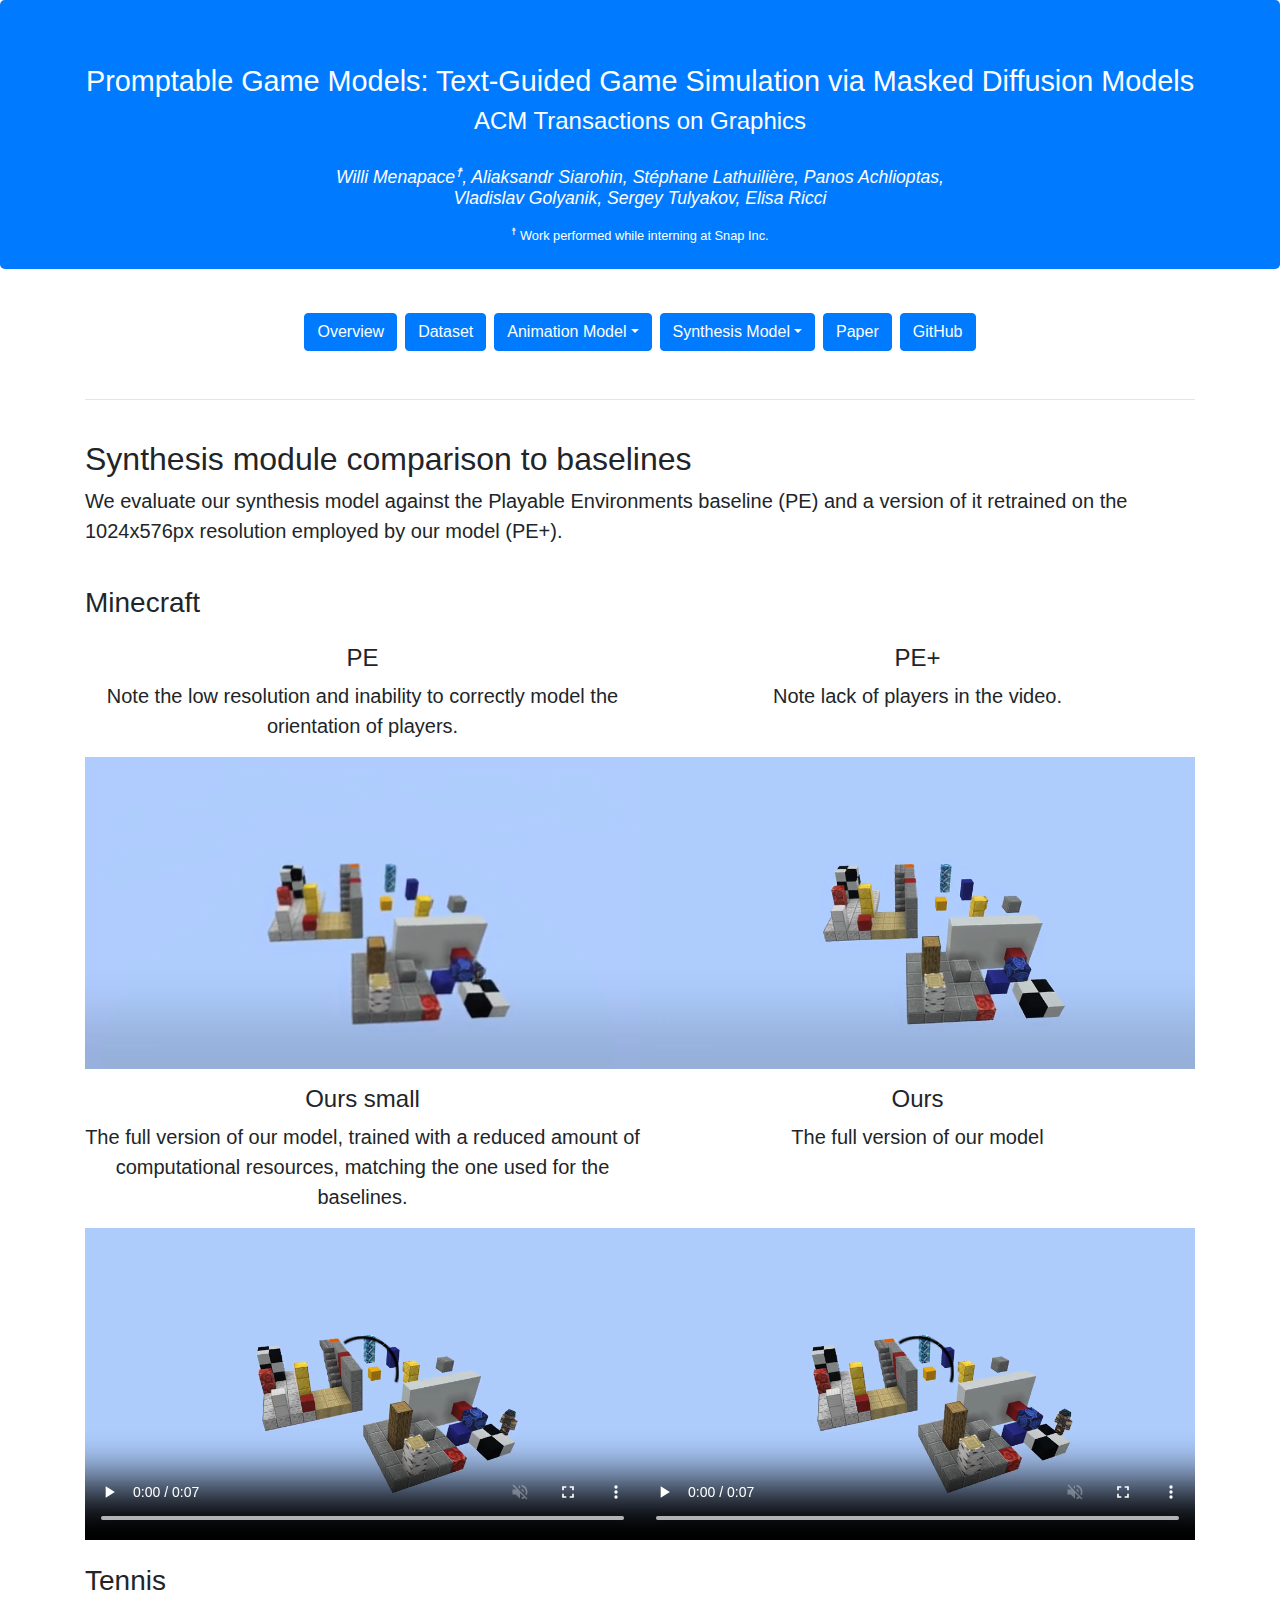
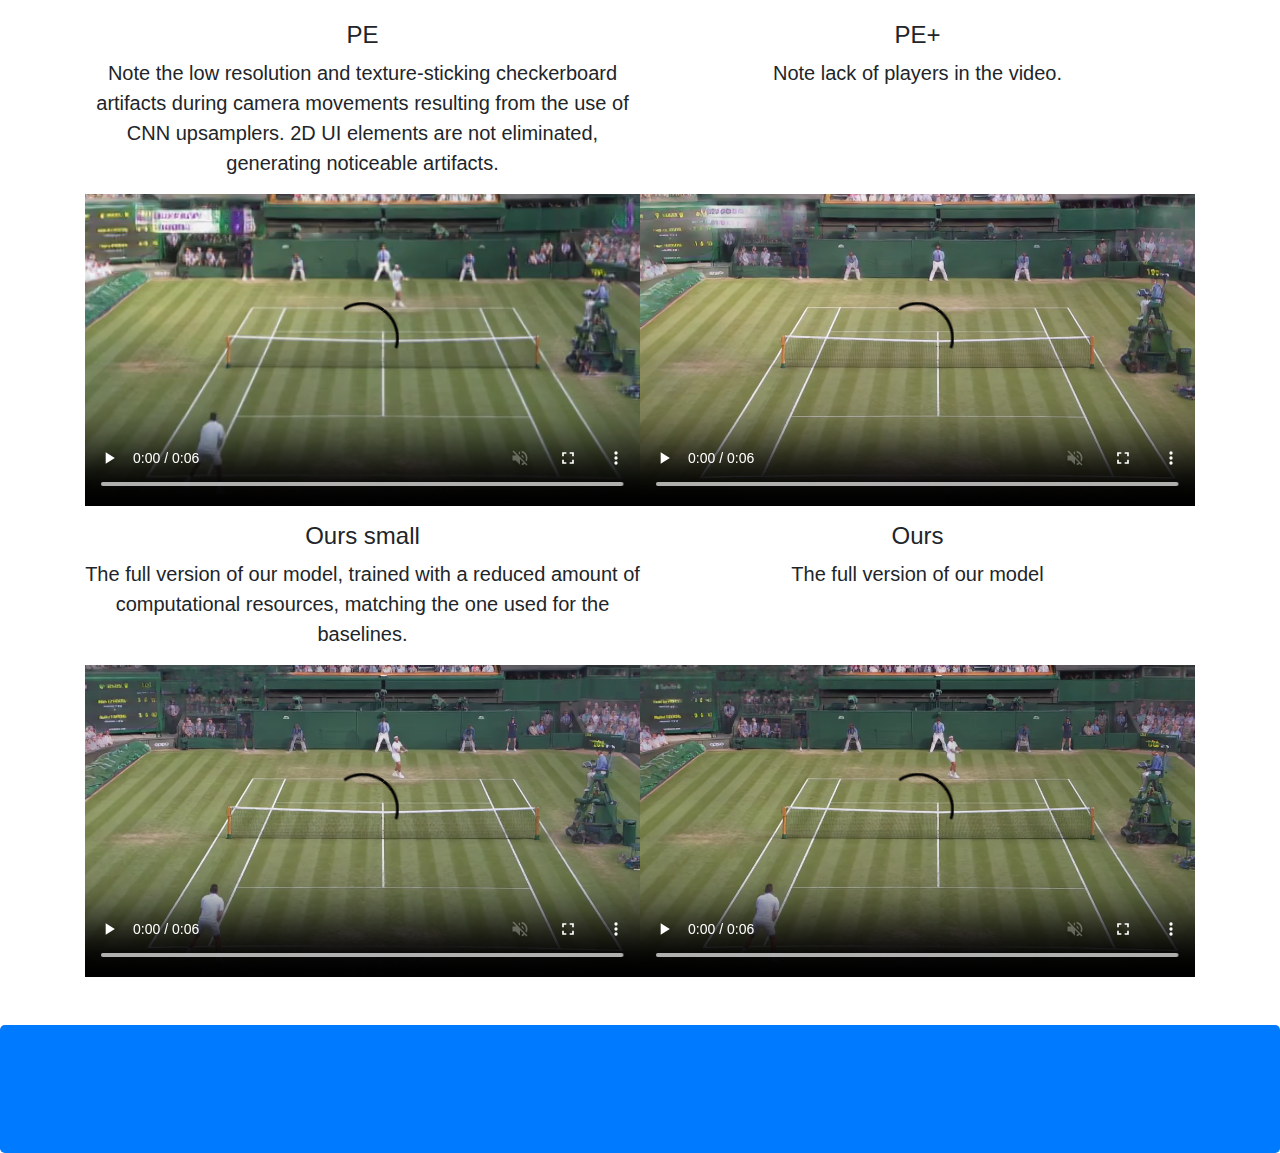
<file: baselines_synthesis.html>
<!doctype html>
<html lang="en">
<head>
	<!-- Required meta tags -->
	<meta charset="utf-8">
	<meta name="viewport" content="width=device-width, initial-scale=1, shrink-to-fit=no">

	<!-- Bootstrap CSS -->
	<link href="resources/bootstrap.min.css" rel="stylesheet">
	<link href="resources/stylesheet.css" rel="stylesheet">

	<title>Supplementary Website</title>
</head>
<body>

		<section class="jumbotron text-center pb-2">
			<div class="container">
				<h1 class="jumbotron-heading">Promptable Game Models: Text-Guided Game Simulation via Masked Diffusion Models</h1>
				<h4>ACM Transactions on Graphics</h4>

				<h5 class="font-italic pt-4" style="font-weight: normal">
					<a href="https://www.willimenapace.com/">Willi Menapace</a><sup>☨</sup>,
					<a href="https://github.com/AliaksandrSiarohin">Aliaksandr Siarohin</a>,
					<a href="https://stelat.eu/">Stéphane Lathuilière</a>,
					<a href="https://optas.github.io/">Panos Achlioptas</a>,</br>
					<a href="https://people.mpi-inf.mpg.de/~golyanik/">Vladislav Golyanik</a>,
					<a href="http://www.stulyakov.com/">Sergey Tulyakov</a>,
					<a href="http://elisaricci.eu/">Elisa Ricci</a>
				</h5>

				<p class="mt-3"><sup>☨</sup> Work performed while interning at Snap Inc.</p>

			</div>
		</section>



		<div class="container-md">

			<div class="row pt-1 justify-content-sm-center">
				 
				<a class="sm-1 mx-1 btn btn-primary mt-2" href="index.html" role="button">Overview</a>
				<a class="sm-1 mx-1 btn btn-primary mt-2" href="dataset.html" role="button">Dataset</a>
				<div class="btn-group">
					<a class="sm-1 mx-1 btn btn-primary mt-2 dropdown-toggle" href="#" role="button" id="dropdownMenuLink" data-toggle="dropdown" aria-haspopup="true" aria-expanded="false">Animation Model</a>
					<div class="dropdown-menu" aria-labelledby="dropdownMenuLink">
					    <a class="dropdown-item" href="action_conditioned_video_prediction.html" role="button">Action-Conditioned Video Prediction</a>
						<a class="dropdown-item" href="video_completion.html" role="button">Video Completion</a>
						<a class="dropdown-item" href="unconditional_generation.html" role="button">Unconditional Generation</a>
						<a class="dropdown-item" href="bernoulli.html" role="button">Random Conditioning</a>
						<a class="dropdown-item" href="baselines_animation.html" role="button">Baselines</a>
						<a class="dropdown-item" href="ablation_animation.html" role="button">Ablation</a>
				    </div>
				</div>
				<div class="btn-group">
				    <a class="sm-1 mx-1 btn btn-primary mt-2 dropdown-toggle" href="#" role="button" id="dropdownMenuLink2" data-toggle="dropdown" aria-haspopup="true" aria-expanded="false">Synthesis Model</a>
					<div class="dropdown-menu" aria-labelledby="dropdownMenuLink2">
					    <a class="dropdown-item" href="camera_manipulation.html" role="button">Camera Manipulation</a>
						<a class="dropdown-item" href="style_manipulation.html" role="button">Style Manipulation</a>
						<a class="dropdown-item" href="baselines_synthesis.html" role="button">Baselines</a>
						<a class="dropdown-item" href="ablation_synthesis.html" role="button">Ablation</a>
				    </div>
				</div>
				<a class="sm-1 mx-1 btn btn-primary mt-2" href="https://arxiv.org/abs/2303.13472" role="button">Paper</a>
				<a class="sm-1 mx-1 btn btn-primary mt-2" href="https://github.com/snap-research/promptable-game-models/" role="button">GitHub</a>

			</div>	

		</div>

		<div class="container">


			<hr class="mt-5">


			
			<h2 class="pt-4">Synthesis module comparison to baselines</h2>

			<p class="lead">We evaluate our synthesis model against the Playable Environments baseline (PE) and a version of it retrained on the 1024x576px resolution employed by our model (PE+).</p>


			<h3 class="pt-4">Minecraft</h2>

			<!-- Grid row -->
			<div class="row pt-3 nopadding">
				<!-- Grid column -->
				<div class="col-sm-6 col-md-6 col-xl-6 col-lg-6 p-0 text-center">
					<h4 class="pt-3">PE</h4>
					<p class="lead">Note the low resolution and inability to correctly model the orientation of players.</p>

				</div>
				<!-- Grid column -->
				<!-- Grid column -->
				<div class="col-sm-6 col-md-6 col-xl-6 col-lg-6 p-0 text-center">
					<h4 class="pt-3">PE+</h4>
					<p class="lead">Note lack of players in the video.</p>

				</div>
				<!-- Grid column -->
			</div>
			<!-- Grid row -->
			<!-- Grid row -->
			<div class="row pt-3 nopadding">
				<!-- Grid column -->
				<div class="col-sm-6 col-md-6 col-xl-6 col-lg-6 p-0 text-center">

					<video class="video-fluid w-100 flex" controls autoplay loop muted>
						<source src="video_sequences/baselines_synthesis/minecraft/032_pe.mp4" type="video/mp4" />
					</video>
				</div>
				<!-- Grid column -->
				<!-- Grid column -->
				<div class="col-sm-6 col-md-6 col-xl-6 col-lg-6 p-0 text-center">

					<video class="video-fluid w-100 flex" controls autoplay loop muted>
						<source src="video_sequences/baselines_synthesis/minecraft/032_pe_plus.mp4" type="video/mp4" />
					</video>
				</div>
				<!-- Grid column -->
			</div>
			<!-- Grid row -->

			<!-- Grid row -->
			<div class="row pt-3 nopadding">
				<!-- Grid column -->
				<div class="col-sm-6 col-md-6 col-xl-6 col-lg-6 p-0 text-center">
					<h4 class="pt-3">Ours small</h4>
					<p class="lead">The full version of our model, trained with a reduced amount of computational resources, matching the one used for the baselines.</p>

				</div>
				<!-- Grid column -->
				<!-- Grid column -->
				<div class="col-sm-6 col-md-6 col-xl-6 col-lg-6 p-0 text-center">
					<h4 class="pt-3">Ours</h4>
					<p class="lead">The full version of our model</p>

				</div>
				<!-- Grid column -->
			
				<!-- Grid column -->
				<div class="col-sm-6 col-md-6 col-xl-6 col-lg-6 p-0 text-center">

					<video class="video-fluid w-100 flex" controls autoplay loop muted>
						<source src="video_sequences/baselines_synthesis/minecraft/032_ours_small.mp4" type="video/mp4" />
					</video>
				</div>
				<!-- Grid column -->
				<!-- Grid column -->
				<div class="col-sm-6 col-md-6 col-xl-6 col-lg-6 p-0 text-center">

					<video class="video-fluid w-100 flex" controls autoplay loop muted>
						<source src="video_sequences/baselines_synthesis/minecraft/032_ours.mp4" type="video/mp4" />
					</video>
				</div>
				<!-- Grid column -->
			</div>
			<!-- Grid row -->


			<h3 class="pt-4">Tennis</h2>

			<!-- Grid row -->
			<div class="row pt-3 nopadding">
				<!-- Grid column -->
				<div class="col-sm-6 col-md-6 col-xl-6 col-lg-6 p-0 text-center">
					<h4 class="pt-3">PE</h4>
					<p class="lead">Note the low resolution and texture-sticking checkerboard artifacts during camera movements resulting from the use of CNN upsamplers. 2D UI elements are not eliminated, generating noticeable artifacts.</p>

				</div>
				<!-- Grid column -->
				<!-- Grid column -->
				<div class="col-sm-6 col-md-6 col-xl-6 col-lg-6 p-0 text-center">
					<h4 class="pt-3">PE+</h4>
					<p class="lead">Note lack of players in the video.</p>

				</div>
				<!-- Grid column -->
			</div>
			<!-- Grid row -->
			<!-- Grid row -->
			<div class="row pt-3 nopadding">
				<!-- Grid column -->
				<div class="col-sm-6 col-md-6 col-xl-6 col-lg-6 p-0 text-center">

					<video class="video-fluid w-100 flex" controls autoplay loop muted>
						<source src="video_sequences/baselines_synthesis/tennis/140_pe.mp4" type="video/mp4" />
					</video>
				</div>
				<!-- Grid column -->
				<!-- Grid column -->
				<div class="col-sm-6 col-md-6 col-xl-6 col-lg-6 p-0 text-center">

					<video class="video-fluid w-100 flex" controls autoplay loop muted>
						<source src="video_sequences/baselines_synthesis/tennis/140_pe_plus.mp4" type="video/mp4" />
					</video>
				</div>
				<!-- Grid column -->
			</div>
			<!-- Grid row -->

			<!-- Grid row -->
			<div class="row pt-3 nopadding">
				<!-- Grid column -->
				<div class="col-sm-6 col-md-6 col-xl-6 col-lg-6 p-0 text-center">
					<h4 class="pt-3">Ours small</h4>
					<p class="lead">The full version of our model, trained with a reduced amount of computational resources, matching the one used for the baselines.</p>

				</div>
				<!-- Grid column -->
				<!-- Grid column -->
				<div class="col-sm-6 col-md-6 col-xl-6 col-lg-6 p-0 text-center">
					<h4 class="pt-3">Ours</h4>
					<p class="lead">The full version of our model</p>

				</div>
				<!-- Grid column -->
			
				<!-- Grid column -->
				<div class="col-sm-6 col-md-6 col-xl-6 col-lg-6 p-0 text-center">

					<video class="video-fluid w-100 flex" controls autoplay loop muted>
						<source src="video_sequences/baselines_synthesis/tennis/140_ours_small.mp4" type="video/mp4" />
					</video>
				</div>
				<!-- Grid column -->
				<!-- Grid column -->
				<div class="col-sm-6 col-md-6 col-xl-6 col-lg-6 p-0 text-center">

					<video class="video-fluid w-100 flex" controls autoplay loop muted>
						<source src="video_sequences/baselines_synthesis/tennis/140_ours.mp4" type="video/mp4" />
					</video>
				</div>
				<!-- Grid column -->
			</div>
			<!-- Grid row -->

			



			


































		</div>

		<!-- Footer -->
		<section class="jumbotron text-center py-7 mt-5 mb-0">
		</section>

		<!-- Optional JavaScript -->
		<!-- jQuery first, then Popper.js, then Bootstrap JS -->
		<script src="resources/jquery-3.4.1.slim.min.js"></script>
		<script src="resources/popper.min.js"></script>
		<script src="resources/bootstrap.min.js"></script>

	</body>
	</html>
</file>
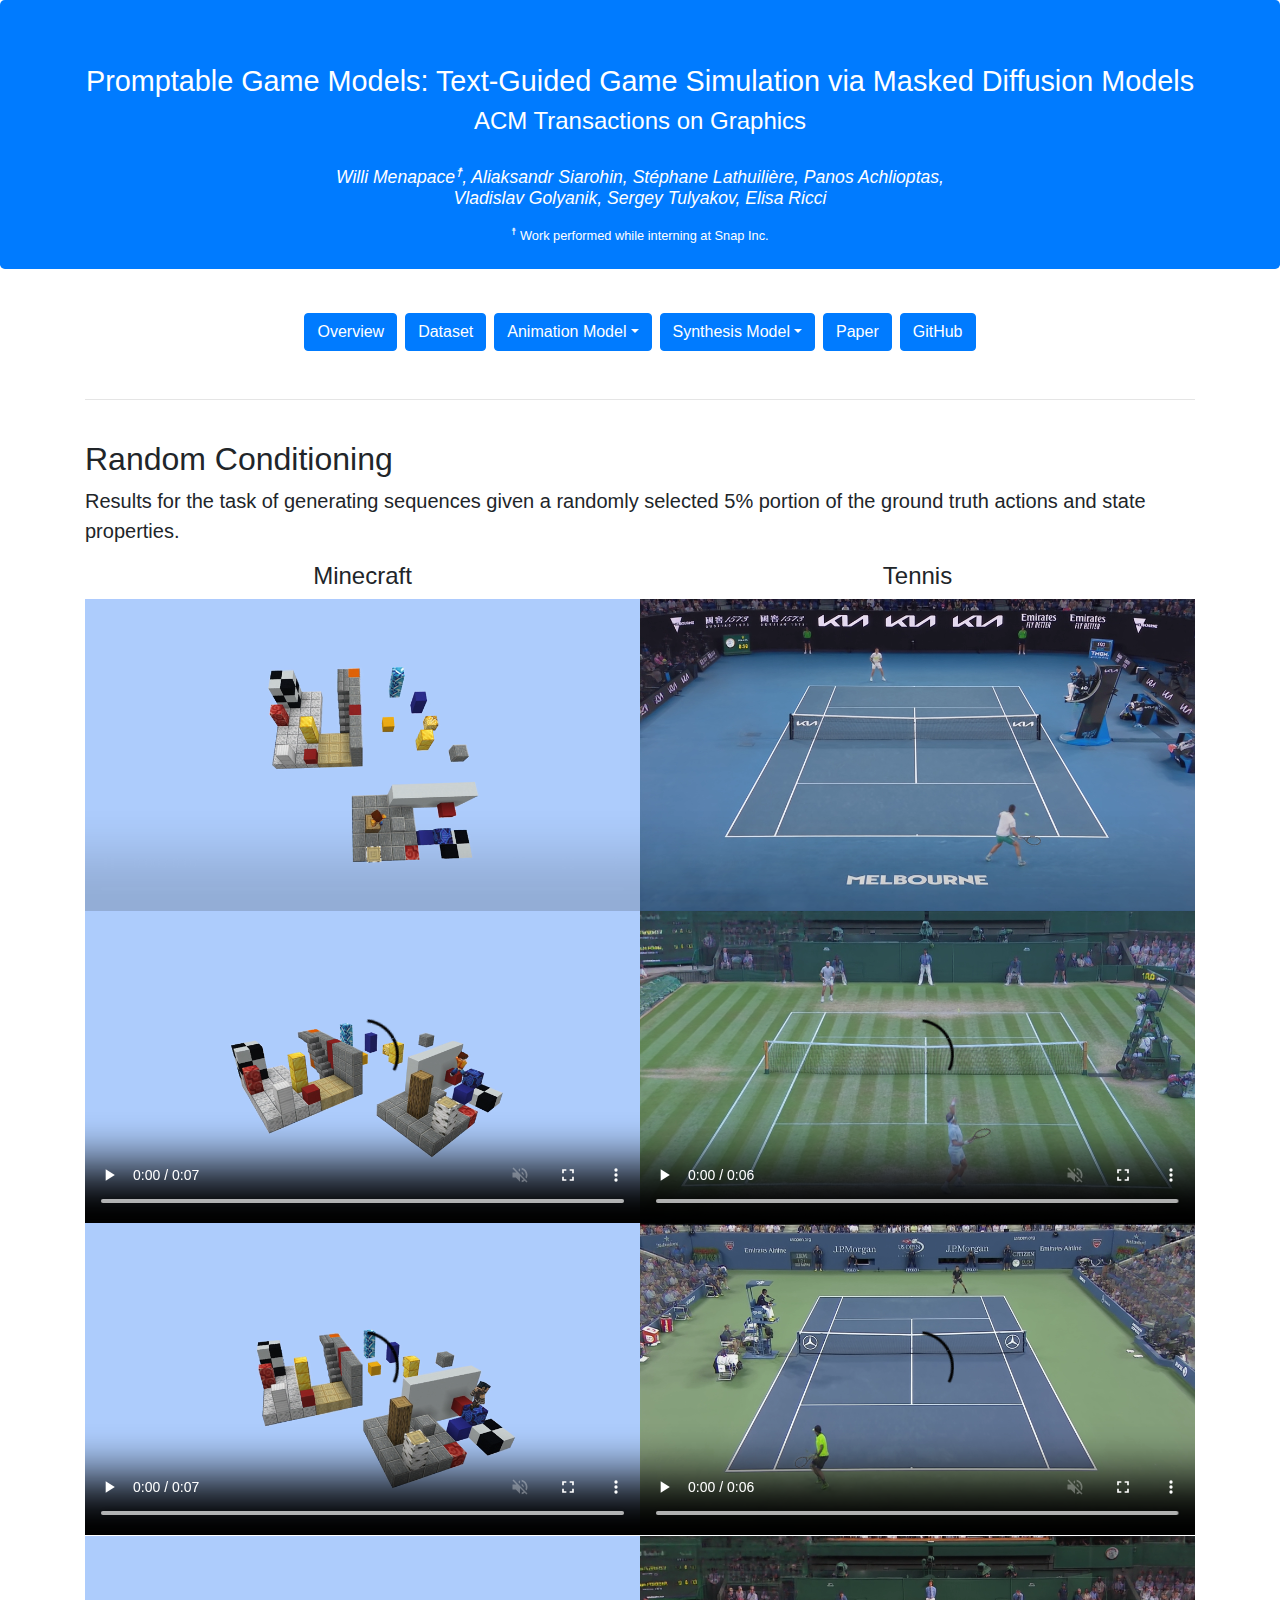
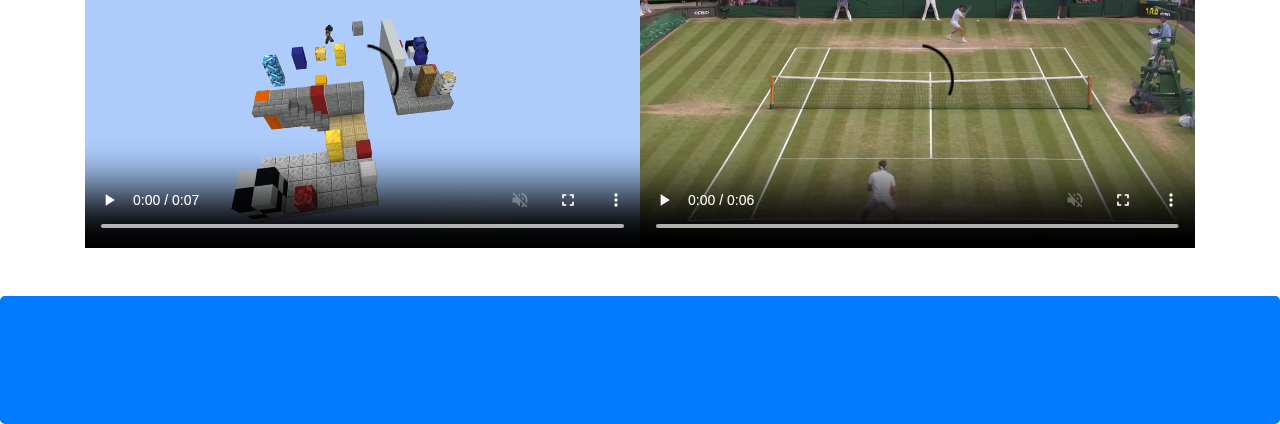
<file: bernoulli.html>
<!doctype html>
<html lang="en">
<head>
	<!-- Required meta tags -->
	<meta charset="utf-8">
	<meta name="viewport" content="width=device-width, initial-scale=1, shrink-to-fit=no">

	<!-- Bootstrap CSS -->
	<link href="resources/bootstrap.min.css" rel="stylesheet">
	<link href="resources/stylesheet.css" rel="stylesheet">

	<title>Supplementary Website</title>
</head>
<body>

		<section class="jumbotron text-center pb-2">
			<div class="container">
				<h1 class="jumbotron-heading">Promptable Game Models: Text-Guided Game Simulation via Masked Diffusion Models</h1>
				<h4>ACM Transactions on Graphics</h4>

				<h5 class="font-italic pt-4" style="font-weight: normal">
					<a href="https://www.willimenapace.com/">Willi Menapace</a><sup>☨</sup>,
					<a href="https://github.com/AliaksandrSiarohin">Aliaksandr Siarohin</a>,
					<a href="https://stelat.eu/">Stéphane Lathuilière</a>,
					<a href="https://optas.github.io/">Panos Achlioptas</a>,</br>
					<a href="https://people.mpi-inf.mpg.de/~golyanik/">Vladislav Golyanik</a>,
					<a href="http://www.stulyakov.com/">Sergey Tulyakov</a>,
					<a href="http://elisaricci.eu/">Elisa Ricci</a>
				</h5>

				<p class="mt-3"><sup>☨</sup> Work performed while interning at Snap Inc.</p>

			</div>
		</section>



		<div class="container-md">

			<div class="row pt-1 justify-content-sm-center">
				 
				<a class="sm-1 mx-1 btn btn-primary mt-2" href="index.html" role="button">Overview</a>
				<a class="sm-1 mx-1 btn btn-primary mt-2" href="dataset.html" role="button">Dataset</a>
				<div class="btn-group">
					<a class="sm-1 mx-1 btn btn-primary mt-2 dropdown-toggle" href="#" role="button" id="dropdownMenuLink" data-toggle="dropdown" aria-haspopup="true" aria-expanded="false">Animation Model</a>
					<div class="dropdown-menu" aria-labelledby="dropdownMenuLink">
					    <a class="dropdown-item" href="action_conditioned_video_prediction.html" role="button">Action-Conditioned Video Prediction</a>
						<a class="dropdown-item" href="video_completion.html" role="button">Video Completion</a>
						<a class="dropdown-item" href="unconditional_generation.html" role="button">Unconditional Generation</a>
						<a class="dropdown-item" href="bernoulli.html" role="button">Random Conditioning</a>
						<a class="dropdown-item" href="baselines_animation.html" role="button">Baselines</a>
						<a class="dropdown-item" href="ablation_animation.html" role="button">Ablation</a>
				    </div>
				</div>
				<div class="btn-group">
				    <a class="sm-1 mx-1 btn btn-primary mt-2 dropdown-toggle" href="#" role="button" id="dropdownMenuLink2" data-toggle="dropdown" aria-haspopup="true" aria-expanded="false">Synthesis Model</a>
					<div class="dropdown-menu" aria-labelledby="dropdownMenuLink2">
					    <a class="dropdown-item" href="camera_manipulation.html" role="button">Camera Manipulation</a>
						<a class="dropdown-item" href="style_manipulation.html" role="button">Style Manipulation</a>
						<a class="dropdown-item" href="baselines_synthesis.html" role="button">Baselines</a>
						<a class="dropdown-item" href="ablation_synthesis.html" role="button">Ablation</a>
				    </div>
				</div>
				<a class="sm-1 mx-1 btn btn-primary mt-2" href="https://arxiv.org/abs/2303.13472" role="button">Paper</a>
				<a class="sm-1 mx-1 btn btn-primary mt-2" href="https://github.com/snap-research/promptable-game-models/" role="button">GitHub</a>

			</div>	

		</div>

		<div class="container">


			<hr class="mt-5">


			
			<h2 class="pt-4">Random Conditioning</h2>

			<p class="lead">Results for the task of generating sequences given a randomly selected 5% portion of the ground truth actions and state properties.</p>



			<!-- Grid row -->
			<div class="row pt-3 nopadding">
				<!-- Grid column -->
				<div class="col-sm-6 col-md-6 col-xl-6 col-lg-6 p-0 text-center">
					<h4>Minecraft</h4>
					<video class="video-fluid w-100 flex" controls autoplay loop muted>
						<source src="video_sequences/bernoulli/minecraft/020.mp4" type="video/mp4" />
					</video>

				</div>
				<!-- Grid column -->
				<!-- Grid column -->
				<div class="col-sm-6 col-md-6 col-xl-6 col-lg-6 p-0 text-center">
					<h4>Tennis</h4>
					<video class="video-fluid w-100 flex" controls autoplay loop muted>
						<source src="video_sequences/bernoulli/tennis/110.mp4" type="video/mp4" />
					</video>

				</div>
				<!-- Grid column -->
			</div>
			<!-- Grid row -->
			<!-- Grid row -->
			<div class="row pt-3 nopadding">
				<!-- Grid column -->
				<div class="col-sm-6 col-md-6 col-xl-6 col-lg-6 p-0 text-center">

					<video class="video-fluid w-100 flex" controls autoplay loop muted>
						<source src="video_sequences/bernoulli/minecraft/030.mp4" type="video/mp4" />
					</video>

				</div>
				<!-- Grid column -->
				<!-- Grid column -->
				<div class="col-sm-6 col-md-6 col-xl-6 col-lg-6 p-0 text-center">

					<video class="video-fluid w-100 flex" controls autoplay loop muted>
						<source src="video_sequences/bernoulli/tennis/150.mp4" type="video/mp4" />
					</video>

				</div>
				<!-- Grid column -->
			</div>
			<!-- Grid row -->
			<!-- Grid row -->
			<div class="row pt-3 nopadding">
				<!-- Grid column -->
				<div class="col-sm-6 col-md-6 col-xl-6 col-lg-6 p-0 text-center">

					<video class="video-fluid w-100 flex" controls autoplay loop muted>
						<source src="video_sequences/bernoulli/minecraft/032.mp4" type="video/mp4" />
					</video>

				</div>
				<!-- Grid column -->
				<!-- Grid column -->
				<div class="col-sm-6 col-md-6 col-xl-6 col-lg-6 p-0 text-center">

					<video class="video-fluid w-100 flex" controls autoplay loop muted>
						<source src="video_sequences/bernoulli/tennis/160.mp4" type="video/mp4" />
					</video>

				</div>
				<!-- Grid column -->
			</div>
			<!-- Grid row -->
			<!-- Grid row -->
			<div class="row pt-3 nopadding">
				<!-- Grid column -->
				<div class="col-sm-6 col-md-6 col-xl-6 col-lg-6 p-0 text-center">

					<video class="video-fluid w-100 flex" controls autoplay loop muted>
						<source src="video_sequences/bernoulli/minecraft/034.mp4" type="video/mp4" />
					</video>

				</div>
				<!-- Grid column -->
				<!-- Grid column -->
				<div class="col-sm-6 col-md-6 col-xl-6 col-lg-6 p-0 text-center">

					<video class="video-fluid w-100 flex" controls autoplay loop muted>
						<source src="video_sequences/bernoulli/tennis/190.mp4" type="video/mp4" />
					</video>

				</div>
				<!-- Grid column -->
			</div>
			<!-- Grid row -->



			





		</div>

		<!-- Footer -->
		<section class="jumbotron text-center py-7 mt-5 mb-0">
		</section>

		<!-- Optional JavaScript -->
		<!-- jQuery first, then Popper.js, then Bootstrap JS -->
		<script src="resources/jquery-3.4.1.slim.min.js"></script>
		<script src="resources/popper.min.js"></script>
		<script src="resources/bootstrap.min.js"></script>

	</body>
	</html>
</file>
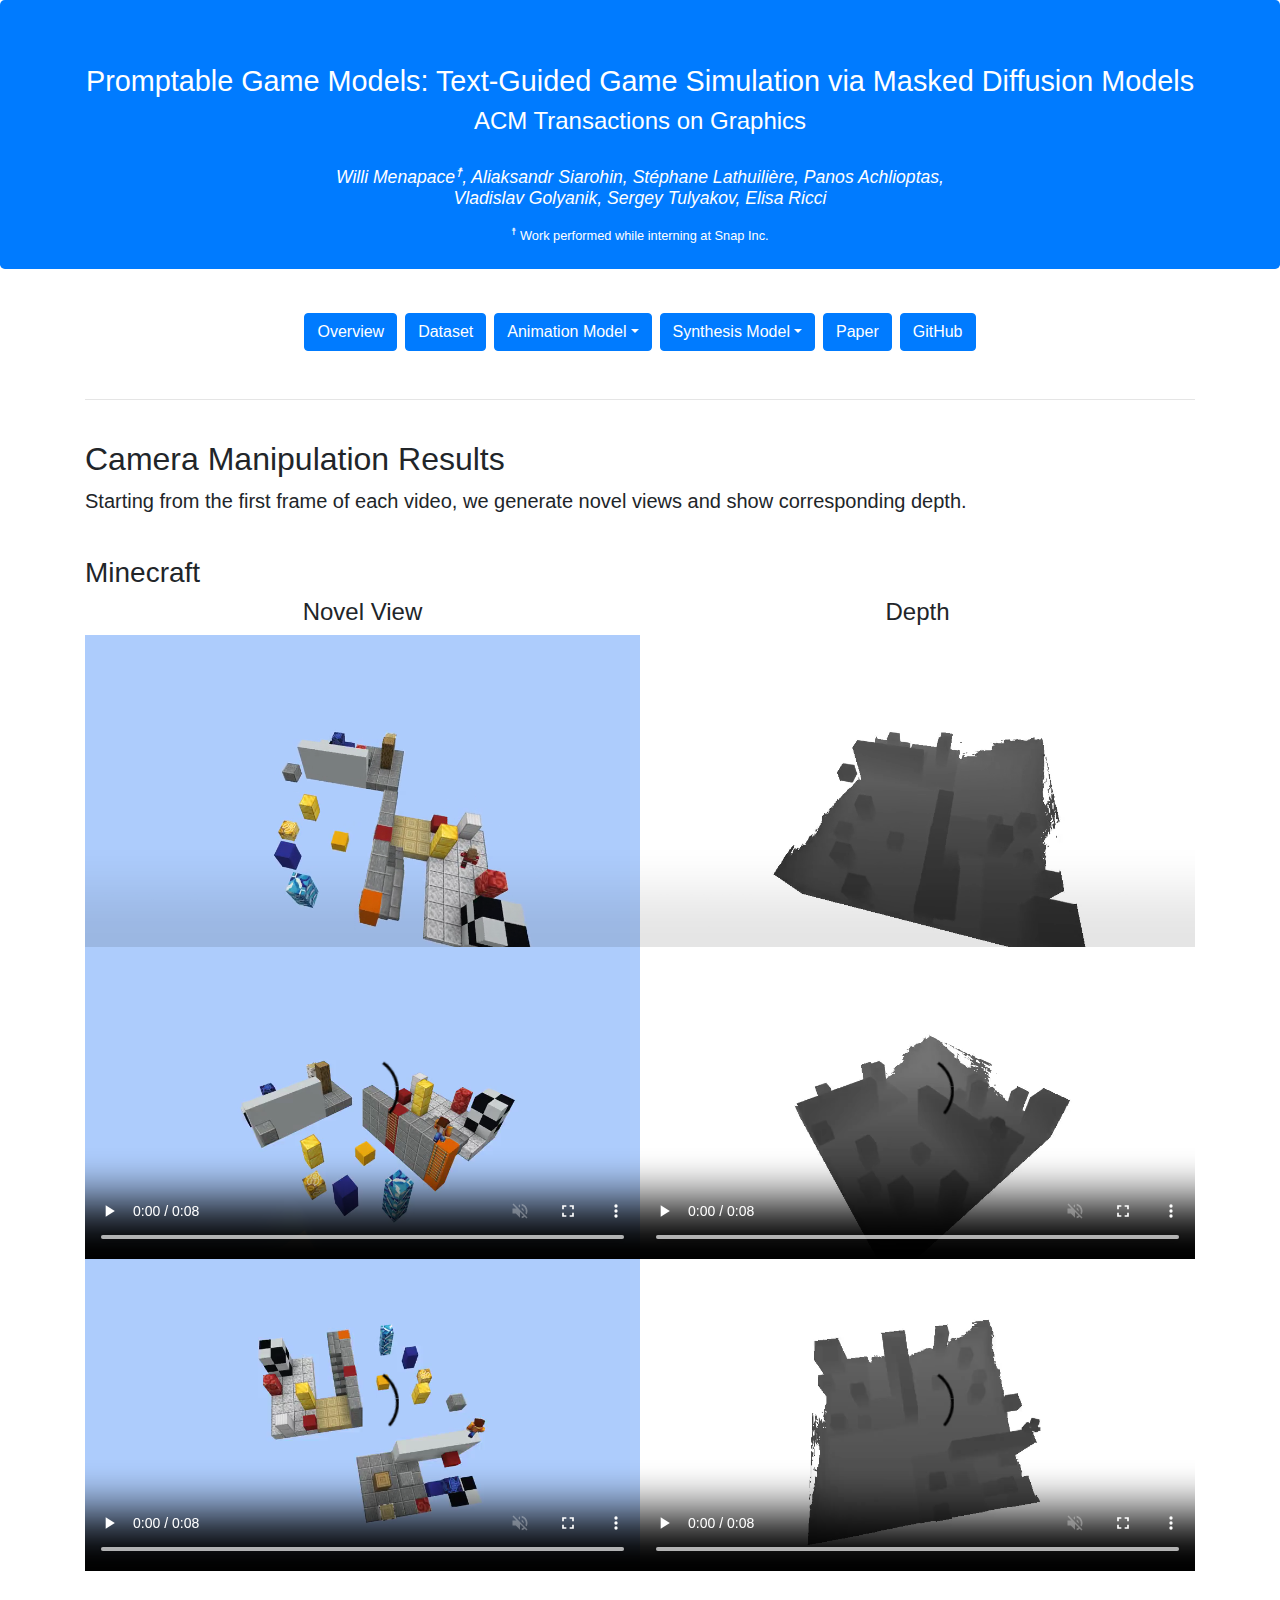
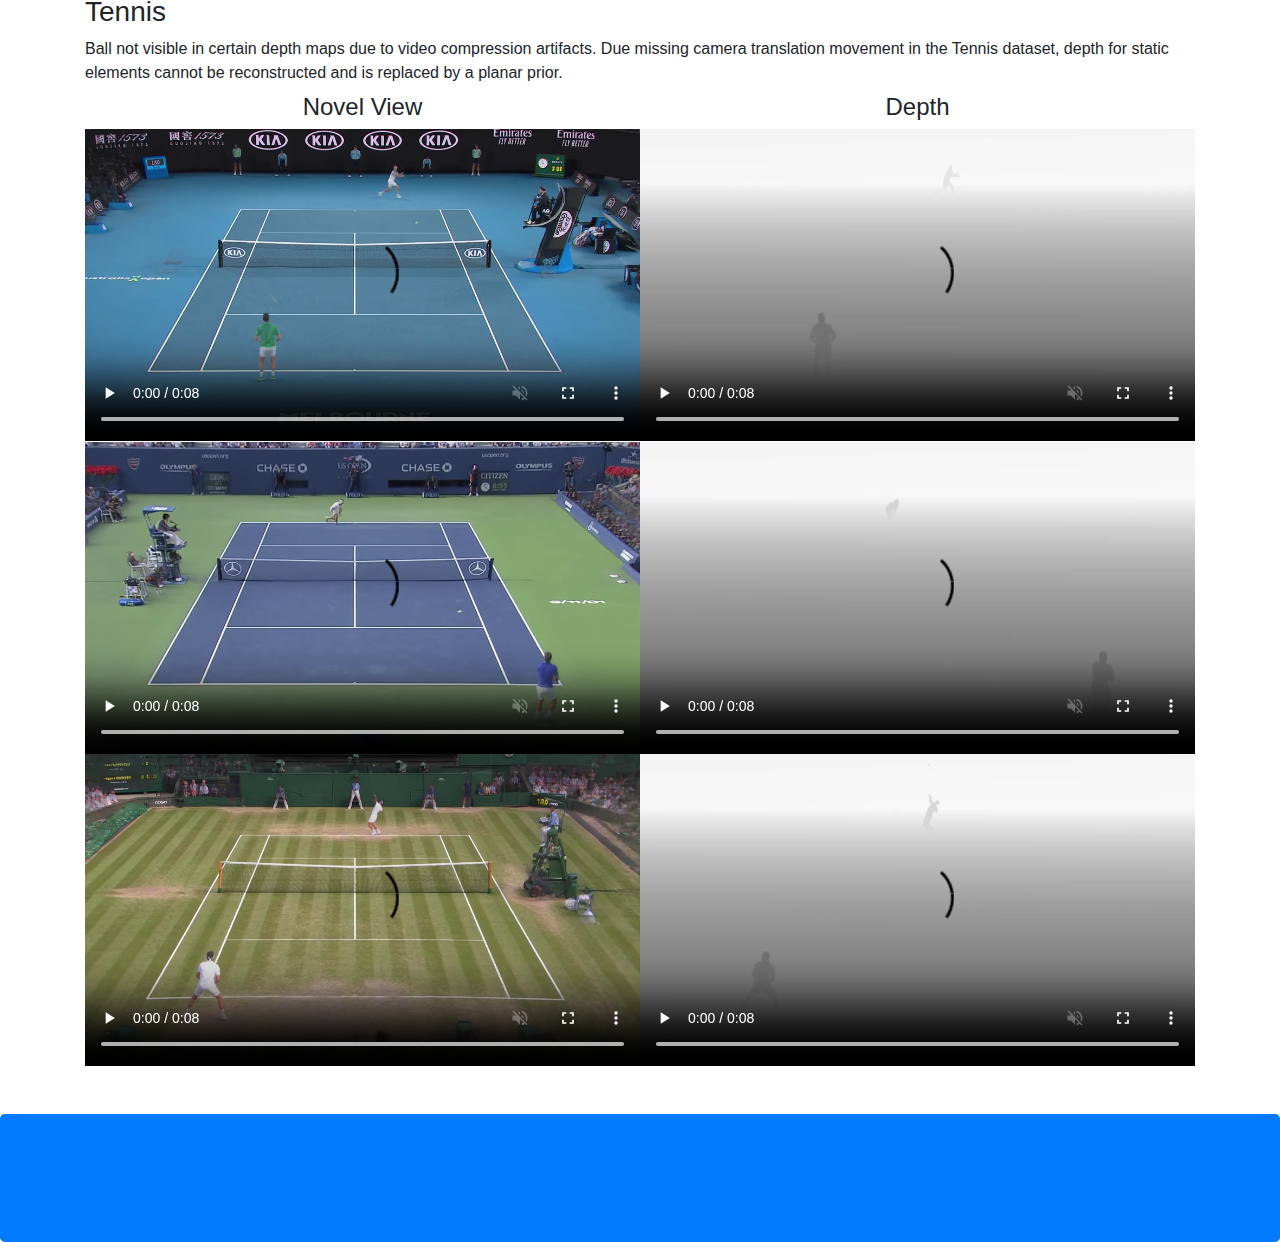
<file: camera_manipulation.html>
<!doctype html>
<html lang="en">
<head>
	<!-- Required meta tags -->
	<meta charset="utf-8">
	<meta name="viewport" content="width=device-width, initial-scale=1, shrink-to-fit=no">

	<!-- Bootstrap CSS -->
	<link href="resources/bootstrap.min.css" rel="stylesheet">
	<link href="resources/stylesheet.css" rel="stylesheet">

	<title>Supplementary Website</title>
</head>
<body>

		<section class="jumbotron text-center pb-2">
			<div class="container">
				<h1 class="jumbotron-heading">Promptable Game Models: Text-Guided Game Simulation via Masked Diffusion Models</h1>
				<h4>ACM Transactions on Graphics</h4>

				<h5 class="font-italic pt-4" style="font-weight: normal">
					<a href="https://www.willimenapace.com/">Willi Menapace</a><sup>☨</sup>,
					<a href="https://github.com/AliaksandrSiarohin">Aliaksandr Siarohin</a>,
					<a href="https://stelat.eu/">Stéphane Lathuilière</a>,
					<a href="https://optas.github.io/">Panos Achlioptas</a>,</br>
					<a href="https://people.mpi-inf.mpg.de/~golyanik/">Vladislav Golyanik</a>,
					<a href="http://www.stulyakov.com/">Sergey Tulyakov</a>,
					<a href="http://elisaricci.eu/">Elisa Ricci</a>
				</h5>

				<p class="mt-3"><sup>☨</sup> Work performed while interning at Snap Inc.</p>

			</div>
		</section>



		<div class="container-md">

			<div class="row pt-1 justify-content-sm-center">
				 
				<a class="sm-1 mx-1 btn btn-primary mt-2" href="index.html" role="button">Overview</a>
				<a class="sm-1 mx-1 btn btn-primary mt-2" href="dataset.html" role="button">Dataset</a>
				<div class="btn-group">
					<a class="sm-1 mx-1 btn btn-primary mt-2 dropdown-toggle" href="#" role="button" id="dropdownMenuLink" data-toggle="dropdown" aria-haspopup="true" aria-expanded="false">Animation Model</a>
					<div class="dropdown-menu" aria-labelledby="dropdownMenuLink">
					    <a class="dropdown-item" href="action_conditioned_video_prediction.html" role="button">Action-Conditioned Video Prediction</a>
						<a class="dropdown-item" href="video_completion.html" role="button">Video Completion</a>
						<a class="dropdown-item" href="unconditional_generation.html" role="button">Unconditional Generation</a>
						<a class="dropdown-item" href="bernoulli.html" role="button">Random Conditioning</a>
						<a class="dropdown-item" href="baselines_animation.html" role="button">Baselines</a>
						<a class="dropdown-item" href="ablation_animation.html" role="button">Ablation</a>
				    </div>
				</div>
				<div class="btn-group">
				    <a class="sm-1 mx-1 btn btn-primary mt-2 dropdown-toggle" href="#" role="button" id="dropdownMenuLink2" data-toggle="dropdown" aria-haspopup="true" aria-expanded="false">Synthesis Model</a>
					<div class="dropdown-menu" aria-labelledby="dropdownMenuLink2">
					    <a class="dropdown-item" href="camera_manipulation.html" role="button">Camera Manipulation</a>
						<a class="dropdown-item" href="style_manipulation.html" role="button">Style Manipulation</a>
						<a class="dropdown-item" href="baselines_synthesis.html" role="button">Baselines</a>
						<a class="dropdown-item" href="ablation_synthesis.html" role="button">Ablation</a>
				    </div>
				</div>
				<a class="sm-1 mx-1 btn btn-primary mt-2" href="https://arxiv.org/abs/2303.13472" role="button">Paper</a>
				<a class="sm-1 mx-1 btn btn-primary mt-2" href="https://github.com/snap-research/promptable-game-models/" role="button">GitHub</a>

			</div>	

		</div>

		<div class="container">


			<hr class="mt-5">


			
			<h2 class="pt-4">Camera Manipulation Results</h2>

			<p class="lead">Starting from the first frame of each video, we generate novel views and show corresponding depth.</p>


			<h3 class="pt-4">Minecraft</h2>

			<!-- Grid row -->
			<div class="row pt-3 nopadding">
				<!-- Grid column -->
				<div class="col-sm-6 col-md-6 col-xl-6 col-lg-6 p-0 text-center">
					<h4 class="">Novel View</h4>

				</div>
				<!-- Grid column -->
				<!-- Grid column -->
				<div class="col-sm-6 col-md-6 col-xl-6 col-lg-6 p-0 text-center">
					<h4 class="">Depth</h4>

				</div>
				<!-- Grid column -->
			</div>
			<!-- Grid row -->
			<!-- Grid row -->
			<div class="row pt-3 nopadding">
				<!-- Grid column -->
				<div class="col-sm-6 col-md-6 col-xl-6 col-lg-6 p-0 text-center">

					<video class="video-fluid w-100 flex" controls autoplay loop muted>
						<source src="video_sequences/camera_manipulation/minecraft/030.mp4" type="video/mp4" />
					</video>
				</div>
				<!-- Grid column -->
				<!-- Grid column -->
				<div class="col-sm-6 col-md-6 col-xl-6 col-lg-6 p-0 text-center">

					<video class="video-fluid w-100 flex" controls autoplay loop muted>
						<source src="video_sequences/camera_manipulation/minecraft/030_depth.mp4" type="video/mp4" />
					</video>
				</div>
				<!-- Grid column -->
			</div>
			<!-- Grid row -->
			<!-- Grid row -->
			<div class="row pt-3 nopadding">
				<!-- Grid column -->
				<div class="col-sm-6 col-md-6 col-xl-6 col-lg-6 p-0 text-center">

					<video class="video-fluid w-100 flex" controls autoplay loop muted>
						<source src="video_sequences/camera_manipulation/minecraft/060.mp4" type="video/mp4" />
					</video>
				</div>
				<!-- Grid column -->
				<!-- Grid column -->
				<div class="col-sm-6 col-md-6 col-xl-6 col-lg-6 p-0 text-center">

					<video class="video-fluid w-100 flex" controls autoplay loop muted>
						<source src="video_sequences/camera_manipulation/minecraft/060_depth.mp4" type="video/mp4" />
					</video>
				</div>
				<!-- Grid column -->
			</div>
			<!-- Grid row -->
			<!-- Grid row -->
			<div class="row pt-3 nopadding">
				<!-- Grid column -->
				<div class="col-sm-6 col-md-6 col-xl-6 col-lg-6 p-0 text-center">

					<video class="video-fluid w-100 flex" controls autoplay loop muted>
						<source src="video_sequences/camera_manipulation/minecraft/042.mp4" type="video/mp4" />
					</video>
				</div>
				<!-- Grid column -->
				<!-- Grid column -->
				<div class="col-sm-6 col-md-6 col-xl-6 col-lg-6 p-0 text-center">

					<video class="video-fluid w-100 flex" controls autoplay loop muted>
						<source src="video_sequences/camera_manipulation/minecraft/042_depth.mp4" type="video/mp4" />
					</video>
				</div>
				<!-- Grid column -->
			</div>
			<!-- Grid row -->

			<h3 class="pt-4">Tennis</h2>
				
			Ball not visible in certain depth maps due to video compression artifacts. Due missing camera translation movement in the Tennis dataset, depth for static elements cannot be reconstructed and is replaced by a planar prior.

			<!-- Grid row -->
			<div class="row pt-3 nopadding">
				<!-- Grid column -->
				<div class="col-sm-6 col-md-6 col-xl-6 col-lg-6 p-0 text-center">
					<h4 class="pt-2">Novel View</h4>

				</div>
				<!-- Grid column -->
				<!-- Grid column -->
				<div class="col-sm-6 col-md-6 col-xl-6 col-lg-6 p-0 text-center">
					<h4 class="pt-2">Depth</h4>

				</div>
				<!-- Grid column -->
			</div>
			<!-- Grid row -->
			<!-- Grid row -->
			<div class="row pt-3 nopadding">
				<!-- Grid column -->
				<div class="col-sm-6 col-md-6 col-xl-6 col-lg-6 p-0 text-center">

					<video class="video-fluid w-100 flex" controls autoplay loop muted>
						<source src="video_sequences/camera_manipulation/tennis/250.mp4" type="video/mp4" />
					</video>
				</div>
				<!-- Grid column -->
				<!-- Grid column -->
				<div class="col-sm-6 col-md-6 col-xl-6 col-lg-6 p-0 text-center">

					<video class="video-fluid w-100 flex" controls autoplay loop muted>
						<source src="video_sequences/camera_manipulation/tennis/250_depth.mp4" type="video/mp4" />
					</video>
				</div>
				<!-- Grid column -->
			</div>
			<!-- Grid row -->
			<!-- Grid row -->
			<div class="row pt-3 nopadding">
				<!-- Grid column -->
				<div class="col-sm-6 col-md-6 col-xl-6 col-lg-6 p-0 text-center">

					<video class="video-fluid w-100 flex" controls autoplay loop muted>
						<source src="video_sequences/camera_manipulation/tennis/400.mp4" type="video/mp4" />
					</video>
				</div>
				<!-- Grid column -->
				<!-- Grid column -->
				<div class="col-sm-6 col-md-6 col-xl-6 col-lg-6 p-0 text-center">

					<video class="video-fluid w-100 flex" controls autoplay loop muted>
						<source src="video_sequences/camera_manipulation/tennis/400_depth.mp4" type="video/mp4" />
					</video>
				</div>
				<!-- Grid column -->
			</div>
			<!-- Grid row -->
			<!-- Grid row -->
			<div class="row pt-3 nopadding">
				<!-- Grid column -->
				<div class="col-sm-6 col-md-6 col-xl-6 col-lg-6 p-0 text-center">

					<video class="video-fluid w-100 flex" controls autoplay loop muted>
						<source src="video_sequences/camera_manipulation/tennis/600.mp4" type="video/mp4" />
					</video>
				</div>
				<!-- Grid column -->
				<!-- Grid column -->
				<div class="col-sm-6 col-md-6 col-xl-6 col-lg-6 p-0 text-center">

					<video class="video-fluid w-100 flex" controls autoplay loop muted>
						<source src="video_sequences/camera_manipulation/tennis/600_depth.mp4" type="video/mp4" />
					</video>
				</div>
				<!-- Grid column -->
			</div>
			<!-- Grid row -->




























		</div>

		<!-- Footer -->
		<section class="jumbotron text-center py-7 mt-5 mb-0">
		</section>

		<!-- Optional JavaScript -->
		<!-- jQuery first, then Popper.js, then Bootstrap JS -->
		<script src="resources/jquery-3.4.1.slim.min.js"></script>
		<script src="resources/popper.min.js"></script>
		<script src="resources/bootstrap.min.js"></script>

	</body>
	</html>
</file>
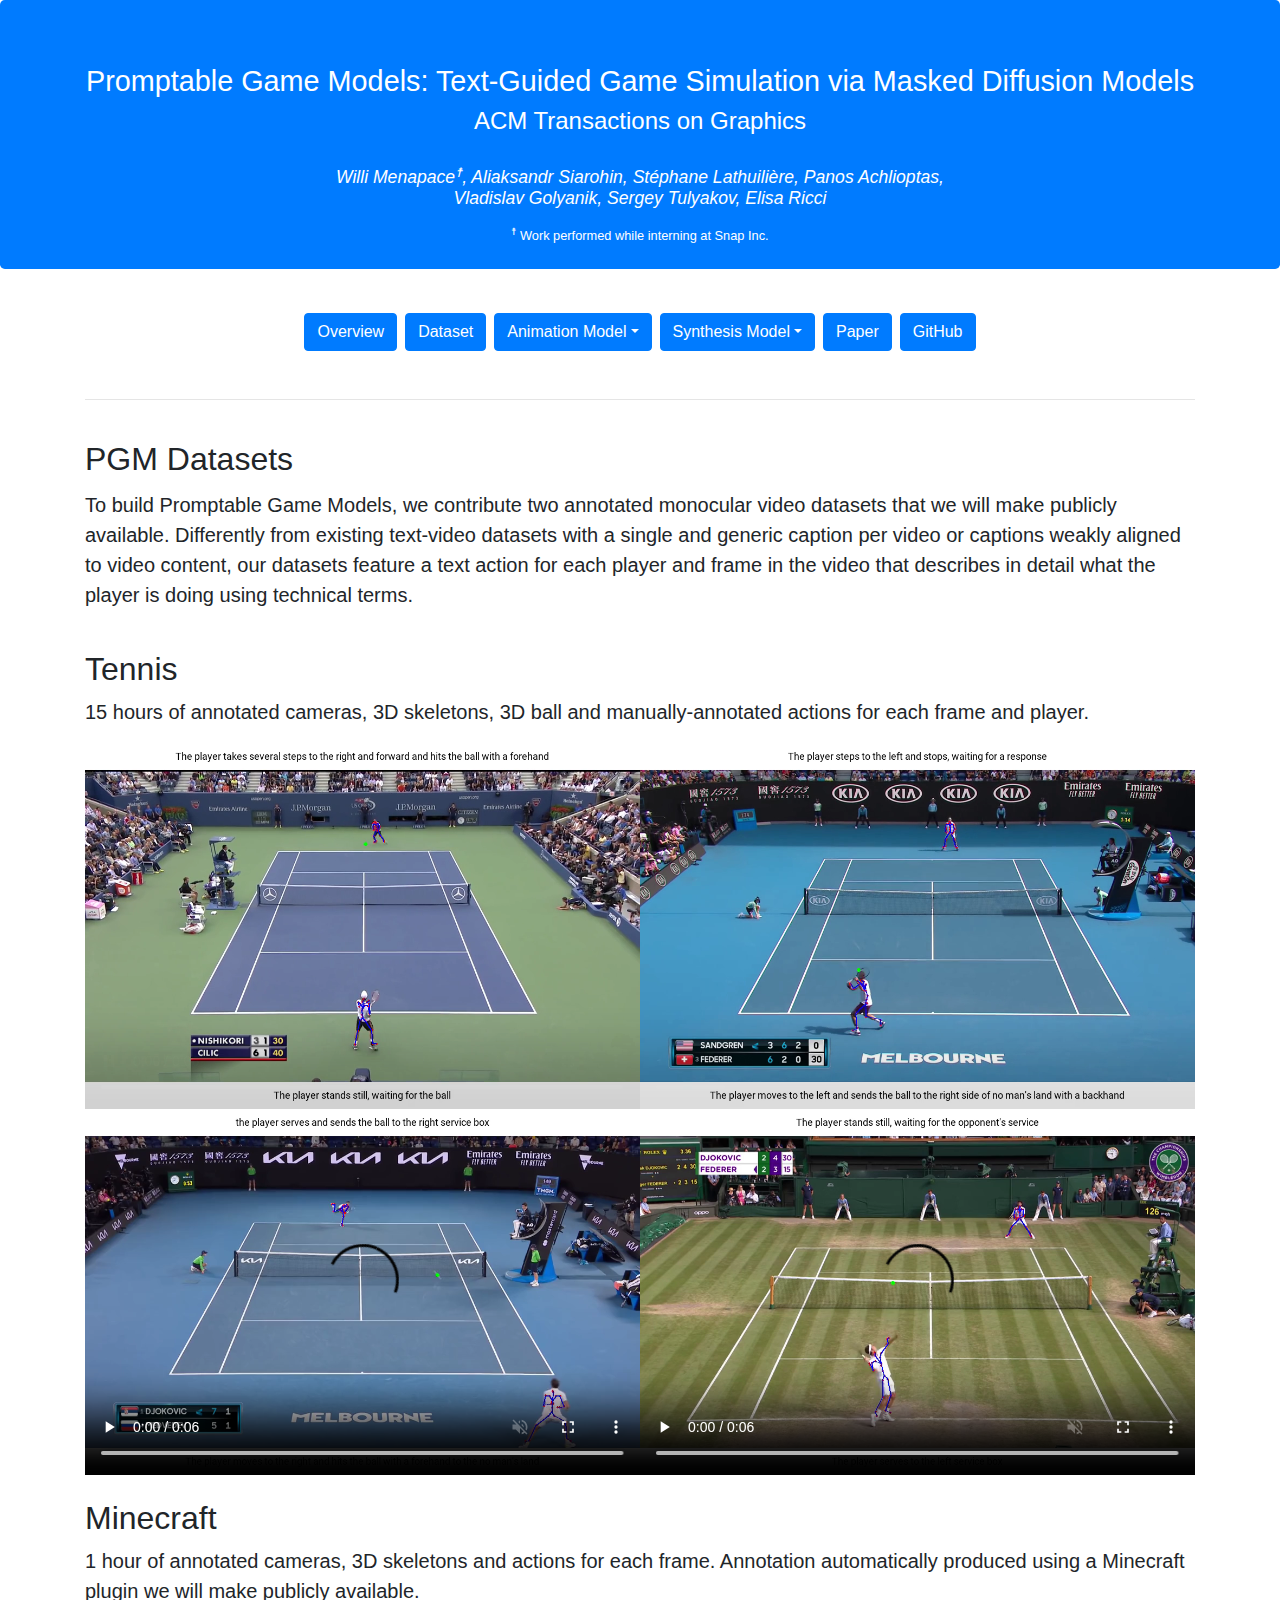
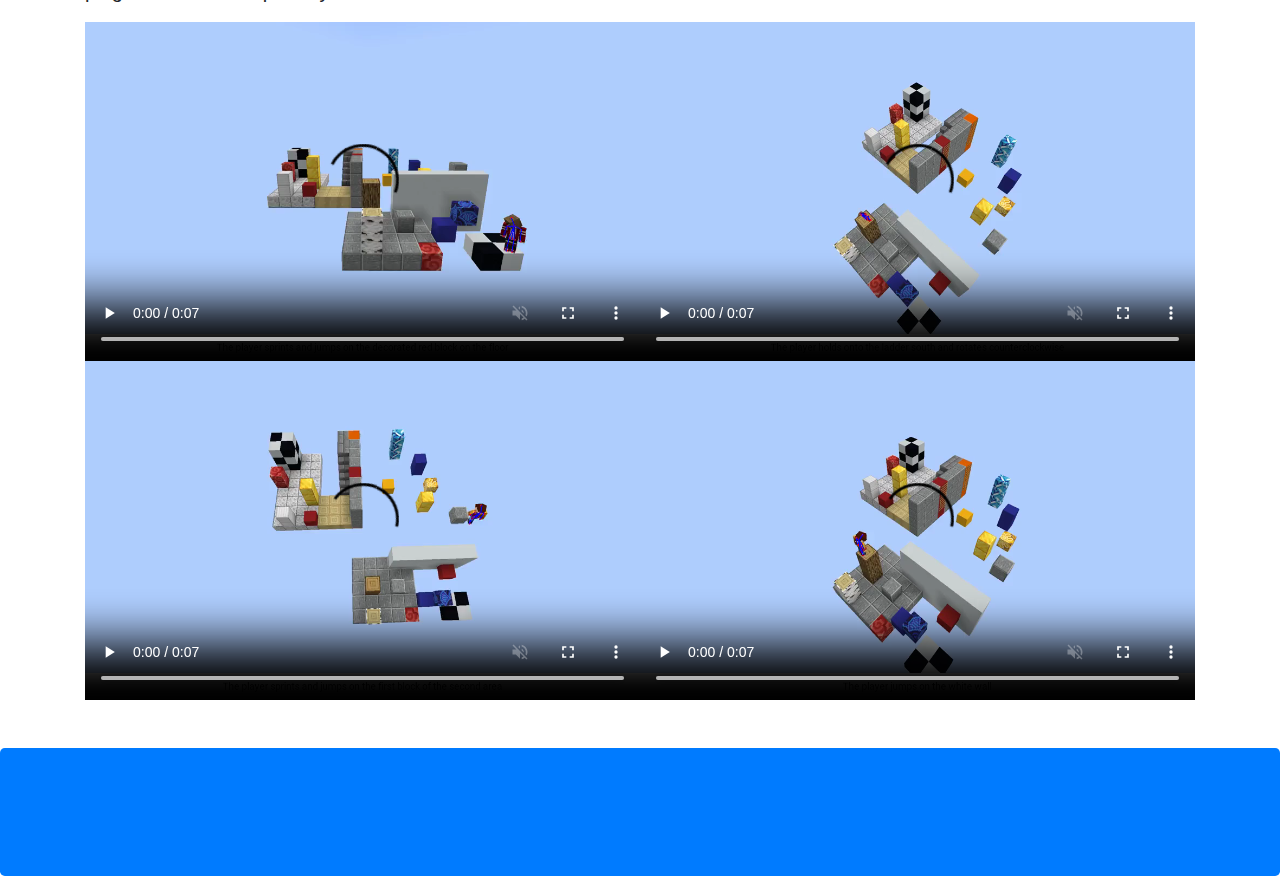
<file: dataset.html>
<!doctype html>
<html lang="en">
<head>
	<!-- Required meta tags -->
	<meta charset="utf-8">
	<meta name="viewport" content="width=device-width, initial-scale=1, shrink-to-fit=no">

	<!-- Bootstrap CSS -->
	<link href="resources/bootstrap.min.css" rel="stylesheet">
	<link href="resources/stylesheet.css" rel="stylesheet">

	<title>Supplementary Website</title>
</head>
<body>

		<section class="jumbotron text-center pb-2">
			<div class="container">
				<h1 class="jumbotron-heading">Promptable Game Models: Text-Guided Game Simulation via Masked Diffusion Models</h1>
				<h4>ACM Transactions on Graphics</h4>

				<h5 class="font-italic pt-4" style="font-weight: normal">
					<a href="https://www.willimenapace.com/">Willi Menapace</a><sup>☨</sup>,
					<a href="https://github.com/AliaksandrSiarohin">Aliaksandr Siarohin</a>,
					<a href="https://stelat.eu/">Stéphane Lathuilière</a>,
					<a href="https://optas.github.io/">Panos Achlioptas</a>,</br>
					<a href="https://people.mpi-inf.mpg.de/~golyanik/">Vladislav Golyanik</a>,
					<a href="http://www.stulyakov.com/">Sergey Tulyakov</a>,
					<a href="http://elisaricci.eu/">Elisa Ricci</a>
				</h5>

				<p class="mt-3"><sup>☨</sup> Work performed while interning at Snap Inc.</p>

			</div>
		</section>



		<div class="container-md">

			<div class="row pt-1 justify-content-sm-center">
				 
				<a class="sm-1 mx-1 btn btn-primary mt-2" href="index.html" role="button">Overview</a>
				<a class="sm-1 mx-1 btn btn-primary mt-2" href="dataset.html" role="button">Dataset</a>
				<div class="btn-group">
					<a class="sm-1 mx-1 btn btn-primary mt-2 dropdown-toggle" href="#" role="button" id="dropdownMenuLink" data-toggle="dropdown" aria-haspopup="true" aria-expanded="false">Animation Model</a>
					<div class="dropdown-menu" aria-labelledby="dropdownMenuLink">
					    <a class="dropdown-item" href="action_conditioned_video_prediction.html" role="button">Action-Conditioned Video Prediction</a>
						<a class="dropdown-item" href="video_completion.html" role="button">Video Completion</a>
						<a class="dropdown-item" href="unconditional_generation.html" role="button">Unconditional Generation</a>
						<a class="dropdown-item" href="bernoulli.html" role="button">Random Conditioning</a>
						<a class="dropdown-item" href="baselines_animation.html" role="button">Baselines</a>
						<a class="dropdown-item" href="ablation_animation.html" role="button">Ablation</a>
				    </div>
				</div>
				<div class="btn-group">
				    <a class="sm-1 mx-1 btn btn-primary mt-2 dropdown-toggle" href="#" role="button" id="dropdownMenuLink2" data-toggle="dropdown" aria-haspopup="true" aria-expanded="false">Synthesis Model</a>
					<div class="dropdown-menu" aria-labelledby="dropdownMenuLink2">
					    <a class="dropdown-item" href="camera_manipulation.html" role="button">Camera Manipulation</a>
						<a class="dropdown-item" href="style_manipulation.html" role="button">Style Manipulation</a>
						<a class="dropdown-item" href="baselines_synthesis.html" role="button">Baselines</a>
						<a class="dropdown-item" href="ablation_synthesis.html" role="button">Ablation</a>
				    </div>
				</div>
				<a class="sm-1 mx-1 btn btn-primary mt-2" href="https://arxiv.org/abs/2303.13472" role="button">Paper</a>
				<a class="sm-1 mx-1 btn btn-primary mt-2" href="https://github.com/snap-research/promptable-game-models/" role="button">GitHub</a>

			</div>	

		</div>

		<div class="container">


			<hr class="mt-5">

			<h2 class="pt-4">PGM Datasets</h2>

			<p class="lead pt-1">To build Promptable Game Models, we contribute two annotated monocular video datasets that we will make publicly available. Differently from existing text-video datasets with a single and generic caption per video or captions weakly aligned to video content, our datasets feature a text action for each player and frame in the video that describes in detail what the player is doing using technical terms.</p>

			
			<h2 class="pt-4">Tennis</h2>

			<p class="lead">15 hours of annotated cameras, 3D skeletons, 3D ball and manually-annotated actions for each frame and player.</p>



			<!-- Grid row -->
			<div class="row pt-3 nopadding">
				<!-- Grid column -->
				<div class="col-sm-6 col-md-6 col-xl-6 col-lg-6 p-0 text-center">

					<video class="video-fluid w-100 flex" controls autoplay loop muted>
						<source src="video_sequences/dataset/tennis/030_all.mp4" type="video/mp4" />
					</video>

				</div>
				<!-- Grid column -->
				<!-- Grid column -->
				<div class="col-sm-6 col-md-6 col-xl-6 col-lg-6 p-0 text-center">

					<video class="video-fluid w-100 flex" controls autoplay loop muted>
						<source src="video_sequences/dataset/tennis/060_all.mp4" type="video/mp4" />
					</video>

				</div>
				<!-- Grid column -->
			</div>
			<!-- Grid row -->
			<!-- Grid row -->
			<div class="row pt-3 nopadding">
				<!-- Grid column -->
				<div class="col-sm-6 col-md-6 col-xl-6 col-lg-6 p-0 text-center">

					<video class="video-fluid w-100 flex" controls autoplay loop muted>
						<source src="video_sequences/dataset/tennis/090_all.mp4" type="video/mp4" />
					</video>

				</div>
				<!-- Grid column -->
				<!-- Grid column -->
				<div class="col-sm-6 col-md-6 col-xl-6 col-lg-6 p-0 text-center">

					<video class="video-fluid w-100 flex" controls autoplay loop muted>
						<source src="video_sequences/dataset/tennis/150_all.mp4" type="video/mp4" />
					</video>

				</div>
				<!-- Grid column -->
			</div>
			<!-- Grid row -->




			<h2 class="pt-4">Minecraft</h2>

			<p class="lead">1 hour of annotated cameras, 3D skeletons and actions for each frame. Annotation automatically produced using a Minecraft plugin we will make publicly available.</p>



			<!-- Grid row -->
			<div class="row pt-3 nopadding">
				<!-- Grid column -->
				<div class="col-sm-6 col-md-6 col-xl-6 col-lg-6 p-0 text-center">

					<video class="video-fluid w-100 flex" controls autoplay loop muted>
						<source src="video_sequences/dataset/minecraft/008_all.mp4" type="video/mp4" />
					</video>

				</div>
				<!-- Grid column -->
				<!-- Grid column -->
				<div class="col-sm-6 col-md-6 col-xl-6 col-lg-6 p-0 text-center">

					<video class="video-fluid w-100 flex" controls autoplay loop muted>
						<source src="video_sequences/dataset/minecraft/016_all.mp4" type="video/mp4" />
					</video>

				</div>
				<!-- Grid column -->
			</div>
			<!-- Grid row -->
			<!-- Grid row -->
			<div class="row pt-3 nopadding">
				<!-- Grid column -->
				<div class="col-sm-6 col-md-6 col-xl-6 col-lg-6 p-0 text-center">

					<video class="video-fluid w-100 flex" controls autoplay loop muted>
						<source src="video_sequences/dataset/minecraft/020_all.mp4" type="video/mp4" />
					</video>

				</div>
				<!-- Grid column -->
				<!-- Grid column -->
				<div class="col-sm-6 col-md-6 col-xl-6 col-lg-6 p-0 text-center">

					<video class="video-fluid w-100 flex" controls autoplay loop muted>
						<source src="video_sequences/dataset/minecraft/028_all.mp4" type="video/mp4" />
					</video>

				</div>
				<!-- Grid column -->
			</div>
			<!-- Grid row -->

			


		</div>

		<!-- Footer -->
		<section class="jumbotron text-center py-7 mt-5 mb-0">
		</section>

		<!-- Optional JavaScript -->
		<!-- jQuery first, then Popper.js, then Bootstrap JS -->
		<script src="resources/jquery-3.4.1.slim.min.js"></script>
		<script src="resources/popper.min.js"></script>
		<script src="resources/bootstrap.min.js"></script>

	</body>
	</html>
</file>
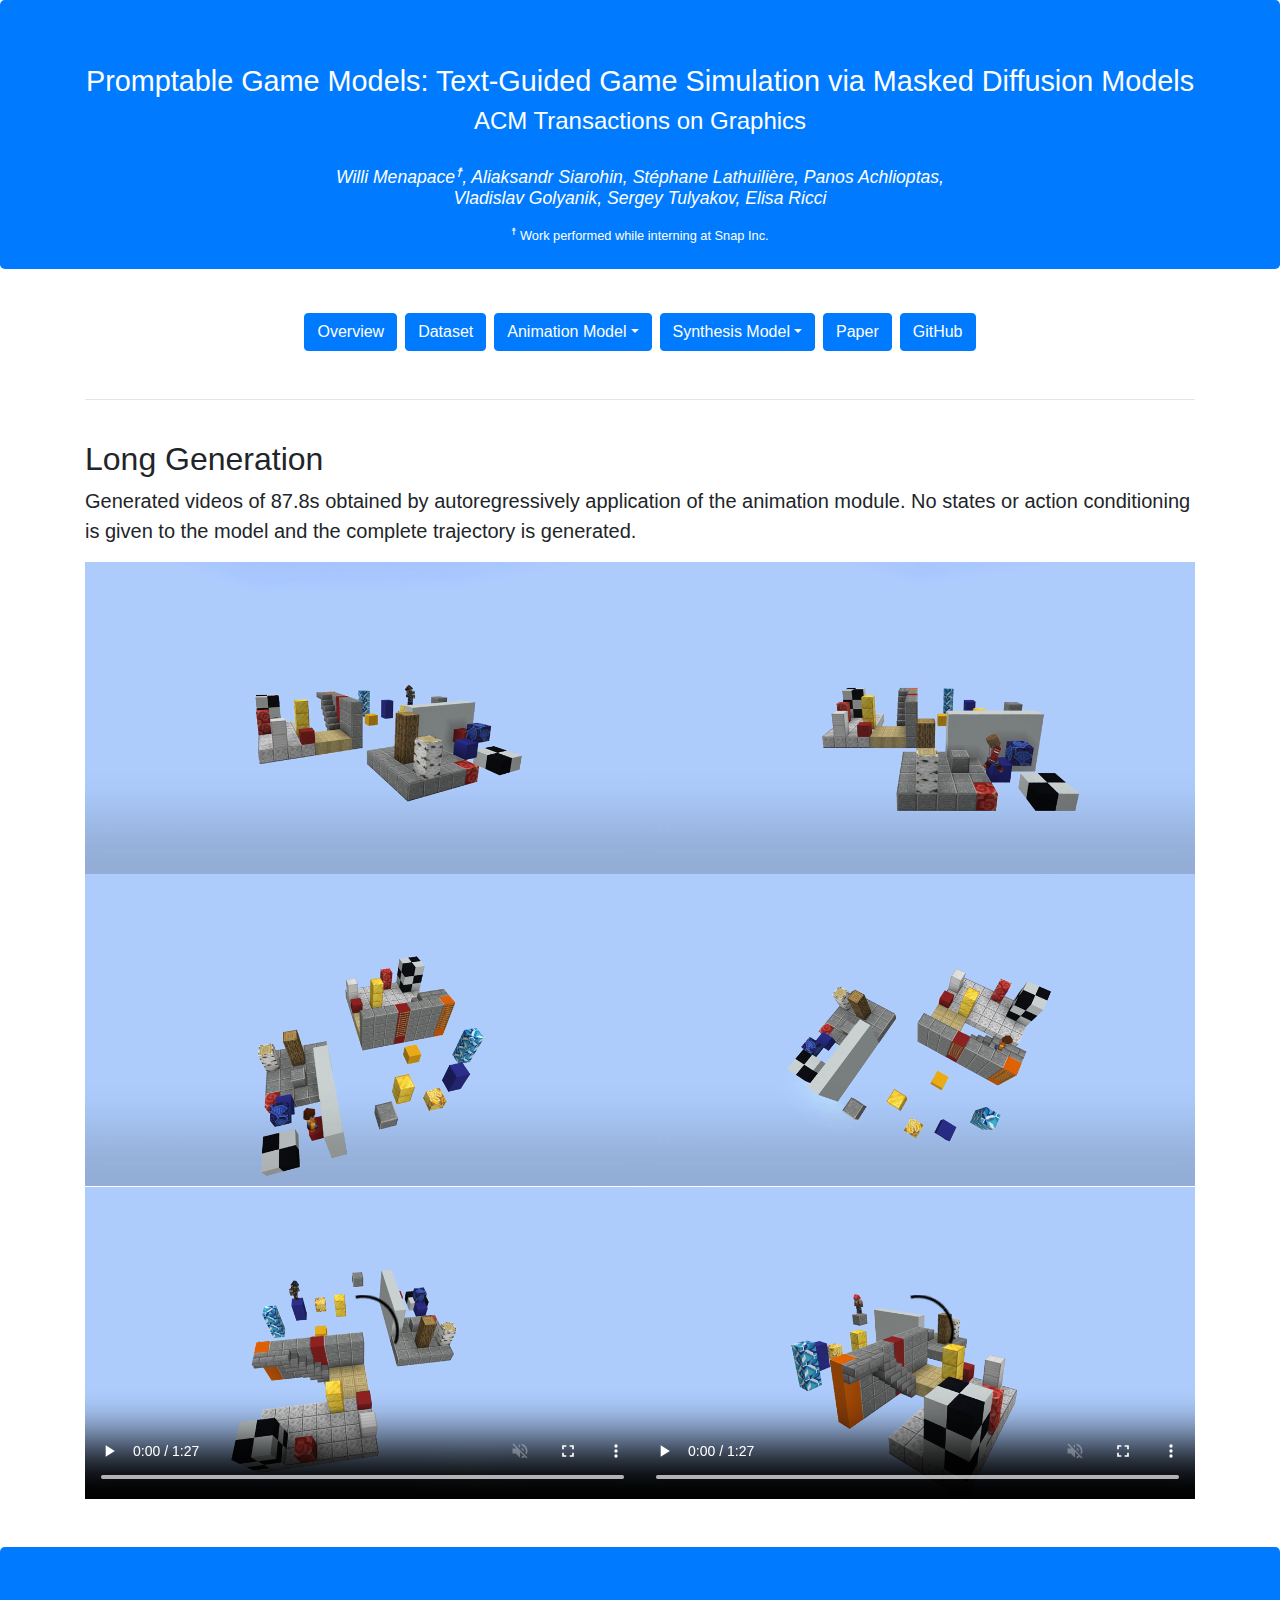
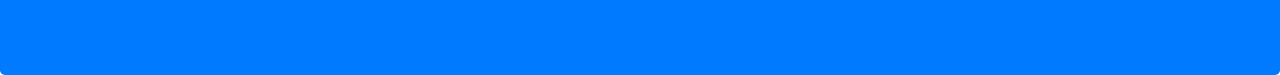
<file: long_generation.html>
<!doctype html>
<html lang="en">
<head>
	<!-- Required meta tags -->
	<meta charset="utf-8">
	<meta name="viewport" content="width=device-width, initial-scale=1, shrink-to-fit=no">

	<!-- Bootstrap CSS -->
	<link href="resources/bootstrap.min.css" rel="stylesheet">
	<link href="resources/stylesheet.css" rel="stylesheet">

	<title>Supplementary Website</title>
</head>
<body>

		<section class="jumbotron text-center pb-2">
			<div class="container">
				<h1 class="jumbotron-heading">Promptable Game Models: Text-Guided Game Simulation via Masked Diffusion Models</h1>
				<h4>ACM Transactions on Graphics</h4>

				<h5 class="font-italic pt-4" style="font-weight: normal">
					<a href="https://www.willimenapace.com/">Willi Menapace</a><sup>☨</sup>,
					<a href="https://github.com/AliaksandrSiarohin">Aliaksandr Siarohin</a>,
					<a href="https://stelat.eu/">Stéphane Lathuilière</a>,
					<a href="https://optas.github.io/">Panos Achlioptas</a>,</br>
					<a href="https://people.mpi-inf.mpg.de/~golyanik/">Vladislav Golyanik</a>,
					<a href="http://www.stulyakov.com/">Sergey Tulyakov</a>,
					<a href="http://elisaricci.eu/">Elisa Ricci</a>
				</h5>

				<p class="mt-3"><sup>☨</sup> Work performed while interning at Snap Inc.</p>

			</div>
		</section>



		<div class="container-md">

			<div class="row pt-1 justify-content-sm-center">
				 
				<a class="sm-1 mx-1 btn btn-primary mt-2" href="index.html" role="button">Overview</a>
				<a class="sm-1 mx-1 btn btn-primary mt-2" href="dataset.html" role="button">Dataset</a>
				<div class="btn-group">
					<a class="sm-1 mx-1 btn btn-primary mt-2 dropdown-toggle" href="#" role="button" id="dropdownMenuLink" data-toggle="dropdown" aria-haspopup="true" aria-expanded="false">Animation Model</a>
					<div class="dropdown-menu" aria-labelledby="dropdownMenuLink">
					    <a class="dropdown-item" href="action_conditioned_video_prediction.html" role="button">Action-Conditioned Video Prediction</a>
						<a class="dropdown-item" href="video_completion.html" role="button">Video Completion</a>
						<a class="dropdown-item" href="unconditional_generation.html" role="button">Unconditional Generation</a>
						<a class="dropdown-item" href="bernoulli.html" role="button">Random Conditioning</a>
						<a class="dropdown-item" href="baselines_animation.html" role="button">Baselines</a>
						<a class="dropdown-item" href="ablation_animation.html" role="button">Ablation</a>
				    </div>
				</div>
				<div class="btn-group">
				    <a class="sm-1 mx-1 btn btn-primary mt-2 dropdown-toggle" href="#" role="button" id="dropdownMenuLink2" data-toggle="dropdown" aria-haspopup="true" aria-expanded="false">Synthesis Model</a>
					<div class="dropdown-menu" aria-labelledby="dropdownMenuLink2">
					    <a class="dropdown-item" href="camera_manipulation.html" role="button">Camera Manipulation</a>
						<a class="dropdown-item" href="style_manipulation.html" role="button">Style Manipulation</a>
						<a class="dropdown-item" href="baselines_synthesis.html" role="button">Baselines</a>
						<a class="dropdown-item" href="ablation_synthesis.html" role="button">Ablation</a>
				    </div>
				</div>
				<a class="sm-1 mx-1 btn btn-primary mt-2" href="https://arxiv.org/abs/2303.13472" role="button">Paper</a>
				<a class="sm-1 mx-1 btn btn-primary mt-2" href="https://github.com/snap-research/promptable-game-models/" role="button">GitHub</a>

			</div>	

		</div>

		<div class="container">


			<hr class="mt-5">


			
			<h2 class="pt-4">Long Generation</h2>

			<p class="lead">Generated videos of 87.8s obtained by autoregressively application of the animation module. No states or action conditioning is given to the model and the complete trajectory is generated.</p>



			<!-- Grid row -->
			<div class="row pt-3 nopadding">
				<!-- Grid column -->
				<div class="col-sm-6 col-md-6 col-xl-6 col-lg-6 p-0 text-center">
					<video class="video-fluid w-100 flex" controls autoplay loop muted>
						<source src="video_sequences/long_video_generation/minecraft/06r0.mp4" type="video/mp4" />
					</video>

				</div>
				<!-- Grid column -->
				<!-- Grid column -->
				<div class="col-sm-6 col-md-6 col-xl-6 col-lg-6 p-0 text-center">
					<video class="video-fluid w-100 flex" controls autoplay loop muted>
						<source src="video_sequences/long_video_generation/minecraft/08r1.mp4" type="video/mp4" />
					</video>

				</div>
				<!-- Grid column -->
			</div>
			<!-- Grid row -->
			<!-- Grid row -->
			<div class="row pt-3 nopadding">
				<!-- Grid column -->
				<div class="col-sm-6 col-md-6 col-xl-6 col-lg-6 p-0 text-center">
					<video class="video-fluid w-100 flex" controls autoplay loop muted>
						<source src="video_sequences/long_video_generation/minecraft/18r1.mp4" type="video/mp4" />
					</video>

				</div>
				<!-- Grid column -->
				<!-- Grid column -->
				<div class="col-sm-6 col-md-6 col-xl-6 col-lg-6 p-0 text-center">
					<video class="video-fluid w-100 flex" controls autoplay loop muted>
						<source src="video_sequences/long_video_generation/minecraft/26r1.mp4" type="video/mp4" />
					</video>

				</div>
				<!-- Grid column -->
			</div>
			<!-- Grid row -->
			<!-- Grid row -->
			<div class="row pt-3 nopadding">
				<!-- Grid column -->
				<div class="col-sm-6 col-md-6 col-xl-6 col-lg-6 p-0 text-center">
					<video class="video-fluid w-100 flex" controls autoplay loop muted>
						<source src="video_sequences/long_video_generation/minecraft/34r0.mp4" type="video/mp4" />
					</video>

				</div>
				<!-- Grid column -->
				<!-- Grid column -->
				<div class="col-sm-6 col-md-6 col-xl-6 col-lg-6 p-0 text-center">
					<video class="video-fluid w-100 flex" controls autoplay loop muted>
						<source src="video_sequences/long_video_generation/minecraft/38r1.mp4" type="video/mp4" />
					</video>

				</div>
				<!-- Grid column -->
			</div>
			<!-- Grid row -->





		</div>

		<!-- Footer -->
		<section class="jumbotron text-center py-7 mt-5 mb-0">
		</section>

		<!-- Optional JavaScript -->
		<!-- jQuery first, then Popper.js, then Bootstrap JS -->
		<script src="resources/jquery-3.4.1.slim.min.js"></script>
		<script src="resources/popper.min.js"></script>
		<script src="resources/bootstrap.min.js"></script>

	</body>
	</html>
</file>
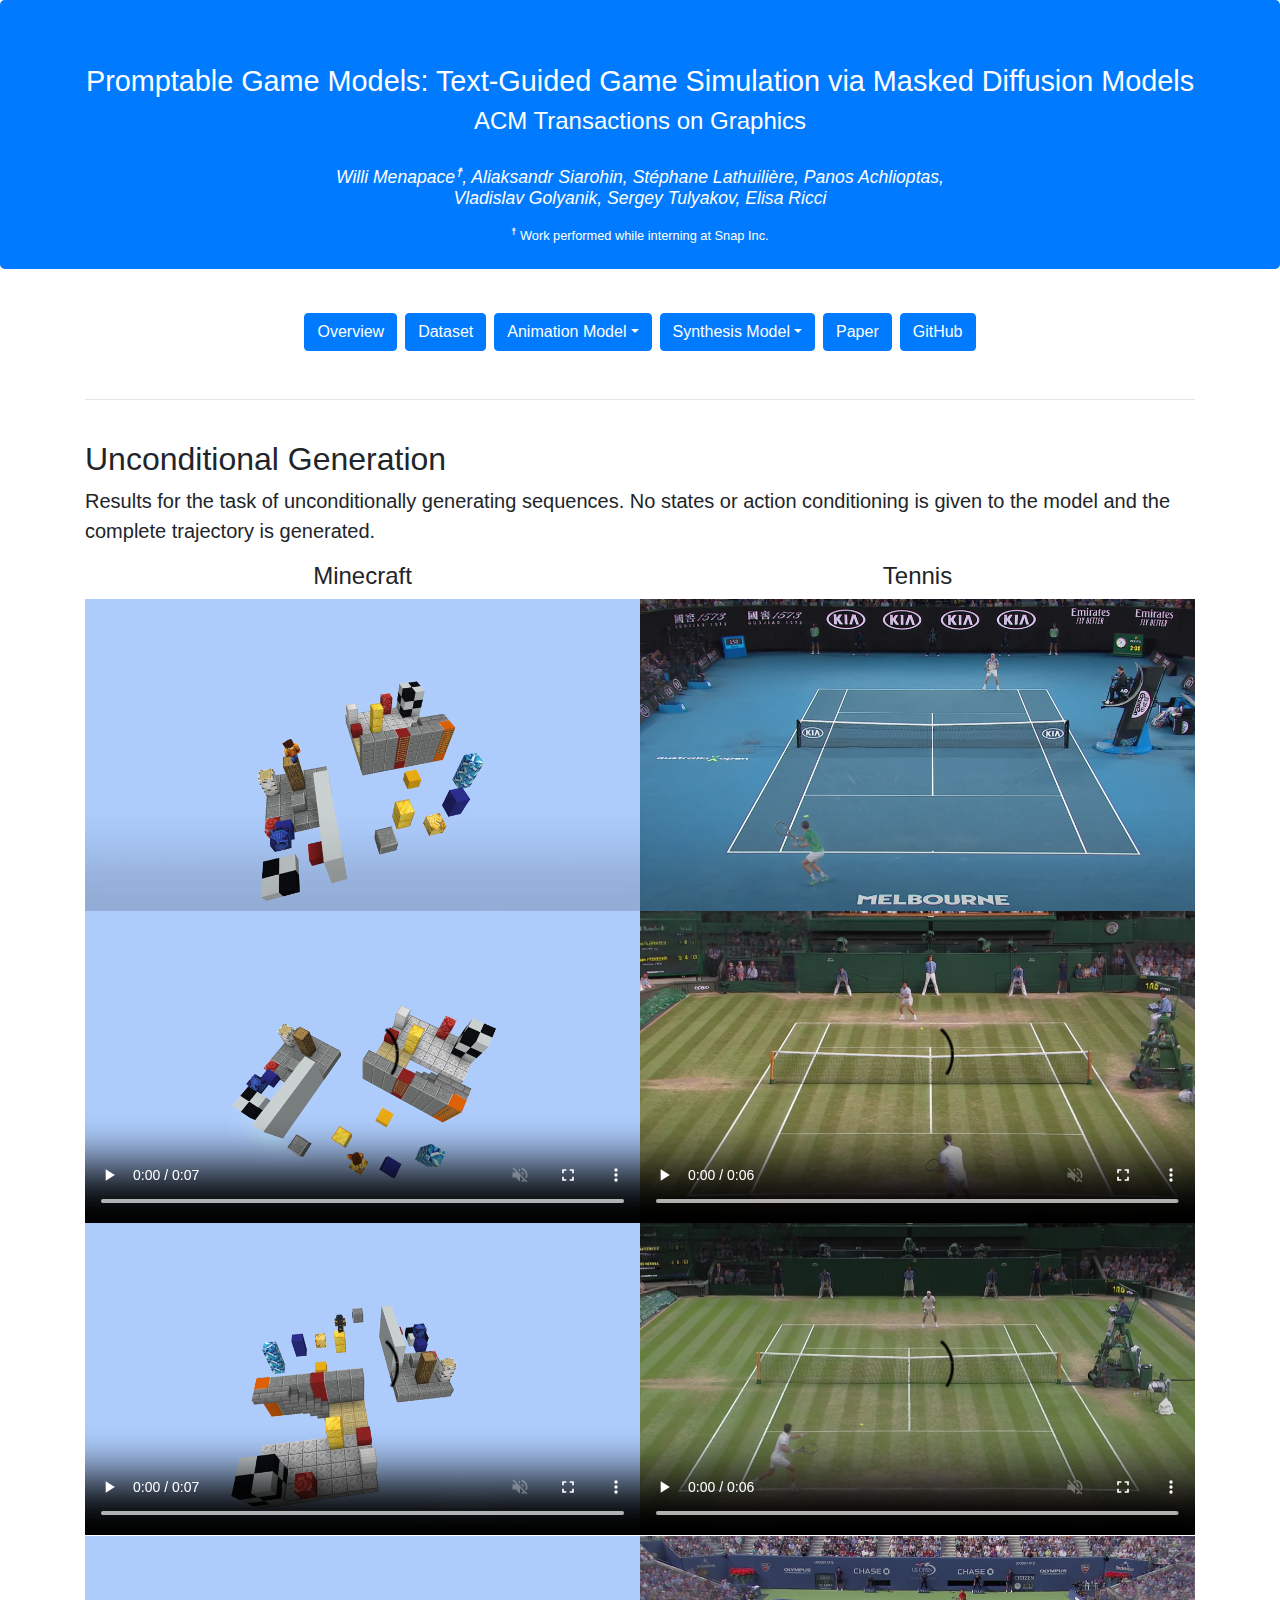
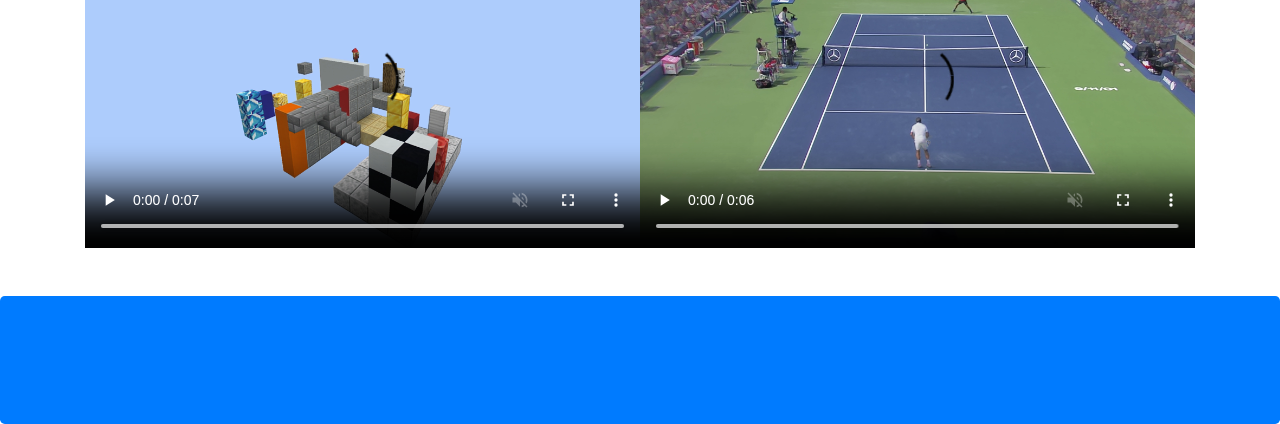
<file: unconditional_generation.html>
<!doctype html>
<html lang="en">
<head>
	<!-- Required meta tags -->
	<meta charset="utf-8">
	<meta name="viewport" content="width=device-width, initial-scale=1, shrink-to-fit=no">

	<!-- Bootstrap CSS -->
	<link href="resources/bootstrap.min.css" rel="stylesheet">
	<link href="resources/stylesheet.css" rel="stylesheet">

	<title>Supplementary Website</title>
</head>
<body>

		<section class="jumbotron text-center pb-2">
			<div class="container">
				<h1 class="jumbotron-heading">Promptable Game Models: Text-Guided Game Simulation via Masked Diffusion Models</h1>
				<h4>ACM Transactions on Graphics</h4>

				<h5 class="font-italic pt-4" style="font-weight: normal">
					<a href="https://www.willimenapace.com/">Willi Menapace</a><sup>☨</sup>,
					<a href="https://github.com/AliaksandrSiarohin">Aliaksandr Siarohin</a>,
					<a href="https://stelat.eu/">Stéphane Lathuilière</a>,
					<a href="https://optas.github.io/">Panos Achlioptas</a>,</br>
					<a href="https://people.mpi-inf.mpg.de/~golyanik/">Vladislav Golyanik</a>,
					<a href="http://www.stulyakov.com/">Sergey Tulyakov</a>,
					<a href="http://elisaricci.eu/">Elisa Ricci</a>
				</h5>

				<p class="mt-3"><sup>☨</sup> Work performed while interning at Snap Inc.</p>

			</div>
		</section>



		<div class="container-md">

			<div class="row pt-1 justify-content-sm-center">
				 
				<a class="sm-1 mx-1 btn btn-primary mt-2" href="index.html" role="button">Overview</a>
				<a class="sm-1 mx-1 btn btn-primary mt-2" href="dataset.html" role="button">Dataset</a>
				<div class="btn-group">
					<a class="sm-1 mx-1 btn btn-primary mt-2 dropdown-toggle" href="#" role="button" id="dropdownMenuLink" data-toggle="dropdown" aria-haspopup="true" aria-expanded="false">Animation Model</a>
					<div class="dropdown-menu" aria-labelledby="dropdownMenuLink">
					    <a class="dropdown-item" href="action_conditioned_video_prediction.html" role="button">Action-Conditioned Video Prediction</a>
						<a class="dropdown-item" href="video_completion.html" role="button">Video Completion</a>
						<a class="dropdown-item" href="unconditional_generation.html" role="button">Unconditional Generation</a>
						<a class="dropdown-item" href="bernoulli.html" role="button">Random Conditioning</a>
						<a class="dropdown-item" href="baselines_animation.html" role="button">Baselines</a>
						<a class="dropdown-item" href="ablation_animation.html" role="button">Ablation</a>
				    </div>
				</div>
				<div class="btn-group">
				    <a class="sm-1 mx-1 btn btn-primary mt-2 dropdown-toggle" href="#" role="button" id="dropdownMenuLink2" data-toggle="dropdown" aria-haspopup="true" aria-expanded="false">Synthesis Model</a>
					<div class="dropdown-menu" aria-labelledby="dropdownMenuLink2">
					    <a class="dropdown-item" href="camera_manipulation.html" role="button">Camera Manipulation</a>
						<a class="dropdown-item" href="style_manipulation.html" role="button">Style Manipulation</a>
						<a class="dropdown-item" href="baselines_synthesis.html" role="button">Baselines</a>
						<a class="dropdown-item" href="ablation_synthesis.html" role="button">Ablation</a>
				    </div>
				</div>
				<a class="sm-1 mx-1 btn btn-primary mt-2" href="https://arxiv.org/abs/2303.13472" role="button">Paper</a>
				<a class="sm-1 mx-1 btn btn-primary mt-2" href="https://github.com/snap-research/promptable-game-models/" role="button">GitHub</a>

			</div>	

		</div>

		<div class="container">

			<hr class="mt-5">


			
			<h2 class="pt-4">Unconditional Generation</h2>

			<p class="lead">Results for the task of unconditionally generating sequences. No states or action conditioning is given to the model and the complete trajectory is generated.</p>



			<!-- Grid row -->
			<div class="row pt-3 nopadding">
				<!-- Grid column -->
				<div class="col-sm-6 col-md-6 col-xl-6 col-lg-6 p-0 text-center">
					<h4>Minecraft</h4>
					<video class="video-fluid w-100 flex" controls autoplay loop muted>
						<source src="video_sequences/unconditional_generation/minecraft/018.mp4" type="video/mp4" />
					</video>

				</div>
				<!-- Grid column -->
				<!-- Grid column -->
				<div class="col-sm-6 col-md-6 col-xl-6 col-lg-6 p-0 text-center">
					<h4>Tennis</h4>
					<video class="video-fluid w-100 flex" controls autoplay loop muted>
						<source src="video_sequences/unconditional_generation/tennis/070.mp4" type="video/mp4" />
					</video>

				</div>
				<!-- Grid column -->
			</div>
			<!-- Grid row -->
			<!-- Grid row -->
			<div class="row pt-3 nopadding">
				<!-- Grid column -->
				<div class="col-sm-6 col-md-6 col-xl-6 col-lg-6 p-0 text-center">

					<video class="video-fluid w-100 flex" controls autoplay loop muted>
						<source src="video_sequences/unconditional_generation/minecraft/026.mp4" type="video/mp4" />
					</video>

				</div>
				<!-- Grid column -->
				<!-- Grid column -->
				<div class="col-sm-6 col-md-6 col-xl-6 col-lg-6 p-0 text-center">

					<video class="video-fluid w-100 flex" controls autoplay loop muted>
						<source src="video_sequences/unconditional_generation/tennis/190.mp4" type="video/mp4" />
					</video>

				</div>
				<!-- Grid column -->
			</div>
			<!-- Grid row -->
			<!-- Grid row -->
			<div class="row pt-3 nopadding">
				<!-- Grid column -->
				<div class="col-sm-6 col-md-6 col-xl-6 col-lg-6 p-0 text-center">

					<video class="video-fluid w-100 flex" controls autoplay loop muted>
						<source src="video_sequences/unconditional_generation/minecraft/034.mp4" type="video/mp4" />
					</video>

				</div>
				<!-- Grid column -->
				<!-- Grid column -->
				<div class="col-sm-6 col-md-6 col-xl-6 col-lg-6 p-0 text-center">

					<video class="video-fluid w-100 flex" controls autoplay loop muted>
						<source src="video_sequences/unconditional_generation/tennis/200.mp4" type="video/mp4" />
					</video>

				</div>
				<!-- Grid column -->
			</div>
			<!-- Grid row -->
			<!-- Grid row -->
			<div class="row pt-3 nopadding">
				<!-- Grid column -->
				<div class="col-sm-6 col-md-6 col-xl-6 col-lg-6 p-0 text-center">

					<video class="video-fluid w-100 flex" controls autoplay loop muted>
						<source src="video_sequences/unconditional_generation/minecraft/038.mp4" type="video/mp4" />
					</video>

				</div>
				<!-- Grid column -->
				<!-- Grid column -->
				<div class="col-sm-6 col-md-6 col-xl-6 col-lg-6 p-0 text-center">

					<video class="video-fluid w-100 flex" controls autoplay loop muted>
						<source src="video_sequences/unconditional_generation/tennis/230.mp4" type="video/mp4" />
					</video>

				</div>
				<!-- Grid column -->
			</div>
			<!-- Grid row -->



			





		</div>

		<!-- Footer -->
		<section class="jumbotron text-center py-7 mt-5 mb-0">
		</section>

		<!-- Optional JavaScript -->
		<!-- jQuery first, then Popper.js, then Bootstrap JS -->
		<script src="resources/jquery-3.4.1.slim.min.js"></script>
		<script src="resources/popper.min.js"></script>
		<script src="resources/bootstrap.min.js"></script>

	</body>
	</html>
</file>
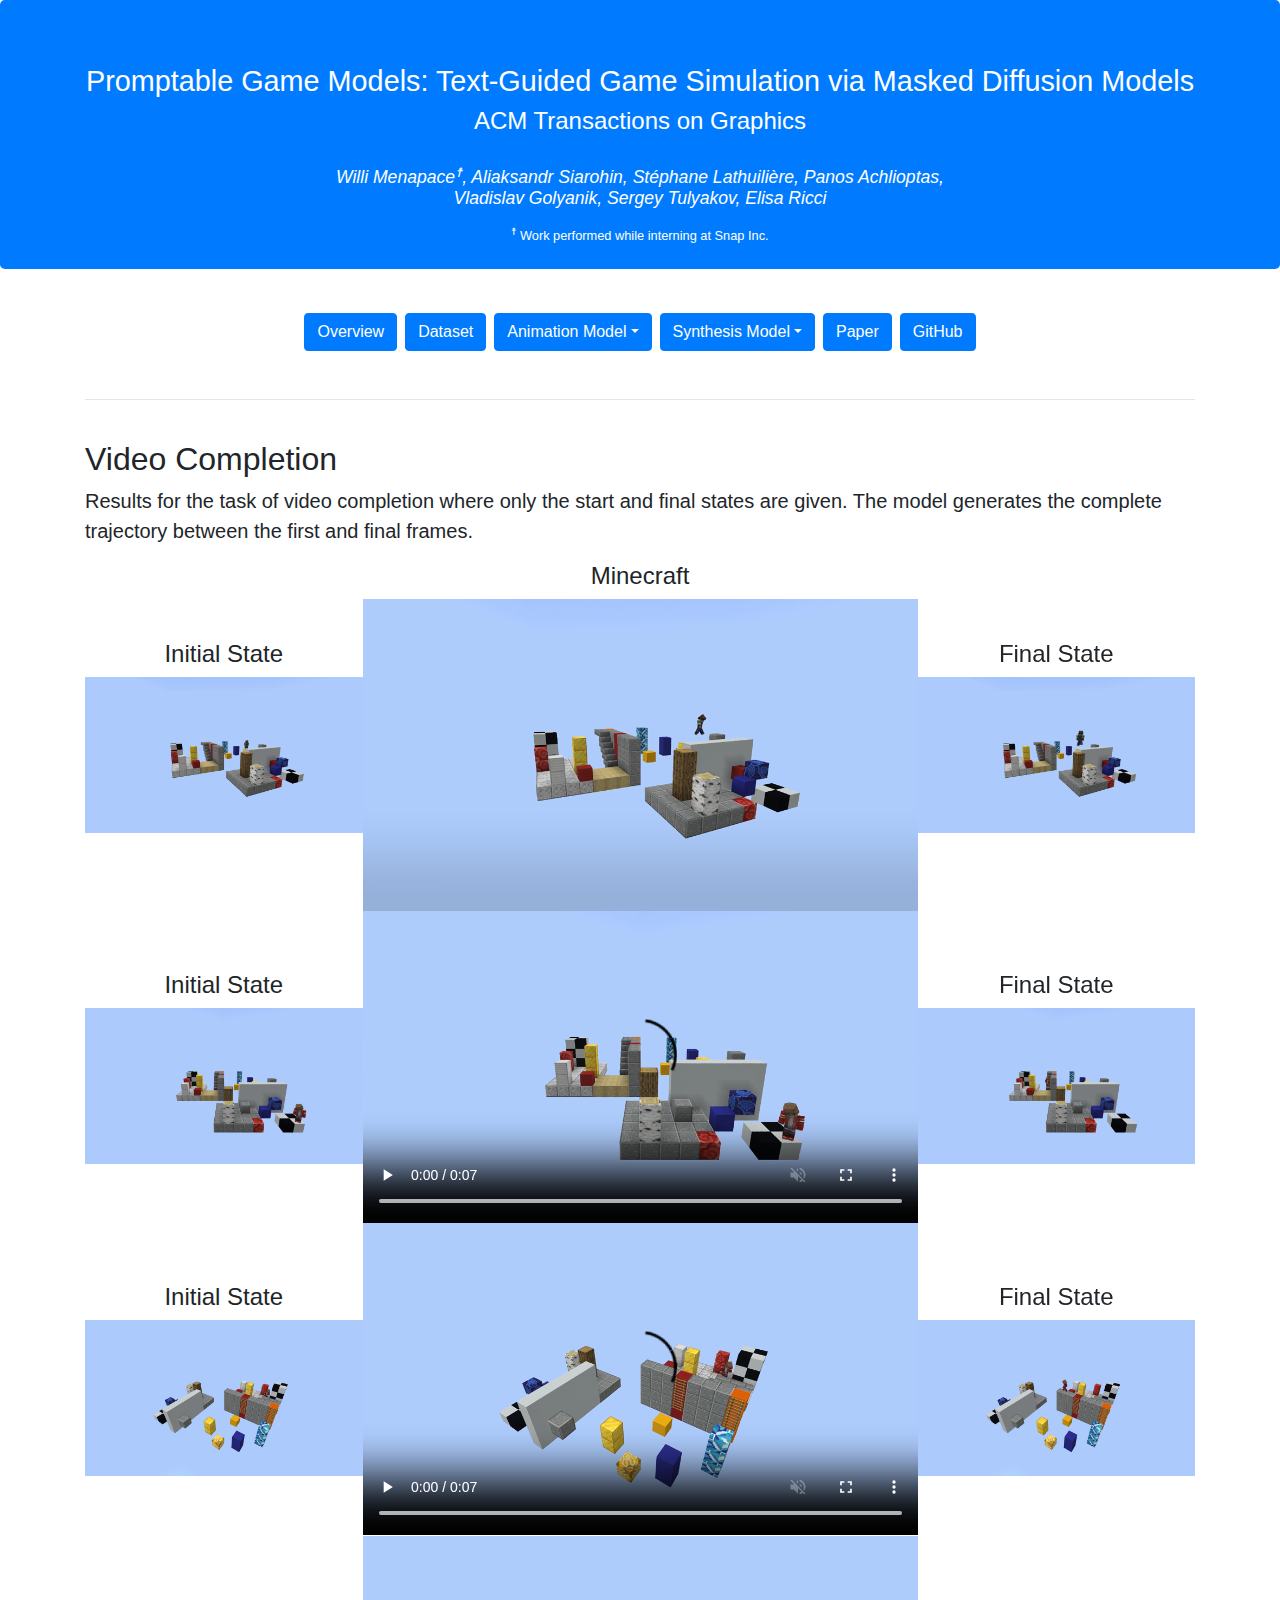
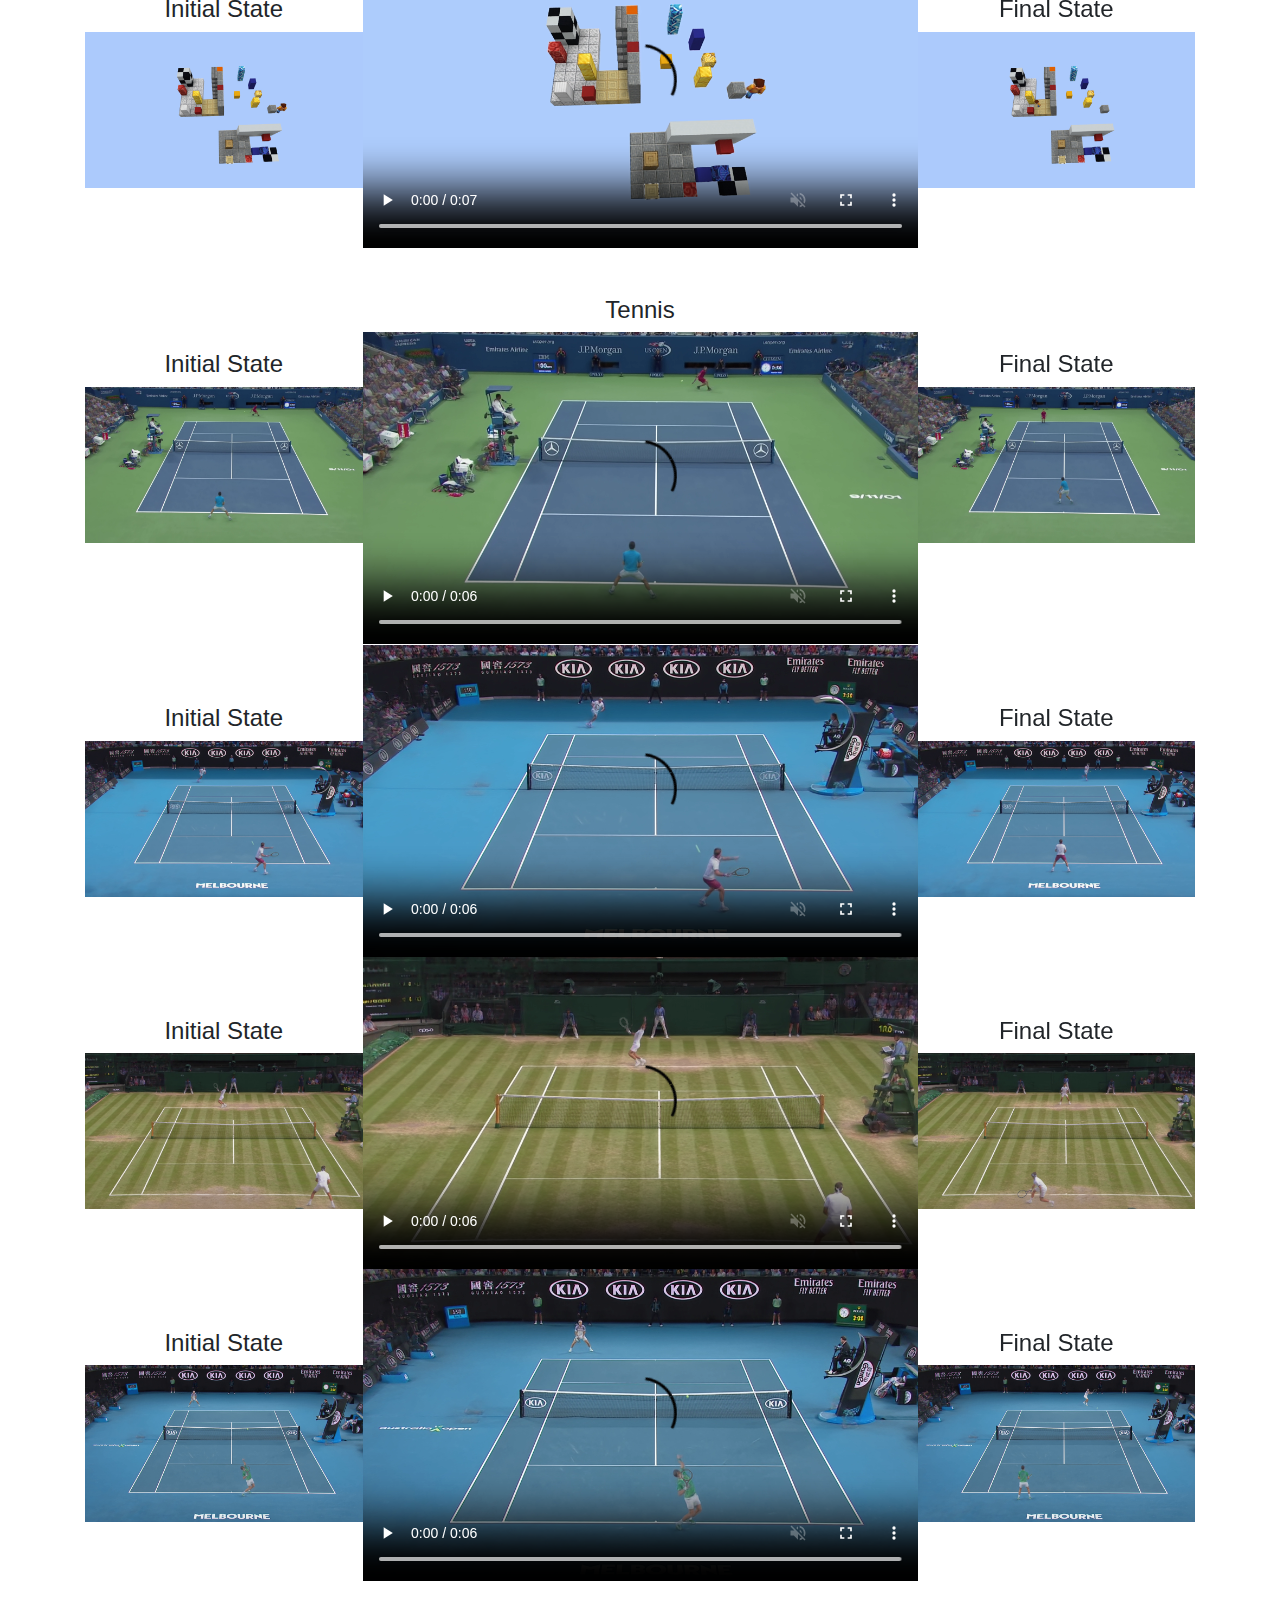
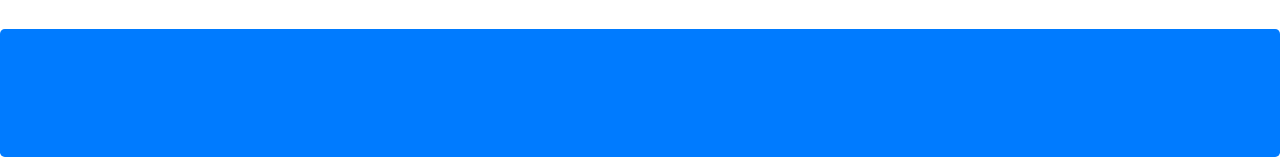
<file: video_completion.html>
<!doctype html>
<html lang="en">
<head>
	<!-- Required meta tags -->
	<meta charset="utf-8">
	<meta name="viewport" content="width=device-width, initial-scale=1, shrink-to-fit=no">

	<!-- Bootstrap CSS -->
	<link href="resources/bootstrap.min.css" rel="stylesheet">
	<link href="resources/stylesheet.css" rel="stylesheet">

	<title>Supplementary Website</title>
</head>
<body>

		<section class="jumbotron text-center pb-2">
			<div class="container">
				<h1 class="jumbotron-heading">Promptable Game Models: Text-Guided Game Simulation via Masked Diffusion Models</h1>
				<h4>ACM Transactions on Graphics</h4>

				<h5 class="font-italic pt-4" style="font-weight: normal">
					<a href="https://www.willimenapace.com/">Willi Menapace</a><sup>☨</sup>,
					<a href="https://github.com/AliaksandrSiarohin">Aliaksandr Siarohin</a>,
					<a href="https://stelat.eu/">Stéphane Lathuilière</a>,
					<a href="https://optas.github.io/">Panos Achlioptas</a>,</br>
					<a href="https://people.mpi-inf.mpg.de/~golyanik/">Vladislav Golyanik</a>,
					<a href="http://www.stulyakov.com/">Sergey Tulyakov</a>,
					<a href="http://elisaricci.eu/">Elisa Ricci</a>
				</h5>

				<p class="mt-3"><sup>☨</sup> Work performed while interning at Snap Inc.</p>

			</div>
		</section>



		<div class="container-md">

			<div class="row pt-1 justify-content-sm-center">
				 
				<a class="sm-1 mx-1 btn btn-primary mt-2" href="index.html" role="button">Overview</a>
				<a class="sm-1 mx-1 btn btn-primary mt-2" href="dataset.html" role="button">Dataset</a>
				<div class="btn-group">
					<a class="sm-1 mx-1 btn btn-primary mt-2 dropdown-toggle" href="#" role="button" id="dropdownMenuLink" data-toggle="dropdown" aria-haspopup="true" aria-expanded="false">Animation Model</a>
					<div class="dropdown-menu" aria-labelledby="dropdownMenuLink">
					    <a class="dropdown-item" href="action_conditioned_video_prediction.html" role="button">Action-Conditioned Video Prediction</a>
						<a class="dropdown-item" href="video_completion.html" role="button">Video Completion</a>
						<a class="dropdown-item" href="unconditional_generation.html" role="button">Unconditional Generation</a>
						<a class="dropdown-item" href="bernoulli.html" role="button">Random Conditioning</a>
						<a class="dropdown-item" href="baselines_animation.html" role="button">Baselines</a>
						<a class="dropdown-item" href="ablation_animation.html" role="button">Ablation</a>
				    </div>
				</div>
				<div class="btn-group">
				    <a class="sm-1 mx-1 btn btn-primary mt-2 dropdown-toggle" href="#" role="button" id="dropdownMenuLink2" data-toggle="dropdown" aria-haspopup="true" aria-expanded="false">Synthesis Model</a>
					<div class="dropdown-menu" aria-labelledby="dropdownMenuLink2">
					    <a class="dropdown-item" href="camera_manipulation.html" role="button">Camera Manipulation</a>
						<a class="dropdown-item" href="style_manipulation.html" role="button">Style Manipulation</a>
						<a class="dropdown-item" href="baselines_synthesis.html" role="button">Baselines</a>
						<a class="dropdown-item" href="ablation_synthesis.html" role="button">Ablation</a>
				    </div>
				</div>
				<a class="sm-1 mx-1 btn btn-primary mt-2" href="https://arxiv.org/abs/2303.13472" role="button">Paper</a>
				<a class="sm-1 mx-1 btn btn-primary mt-2" href="https://github.com/snap-research/promptable-game-models/" role="button">GitHub</a>

			</div>	

		</div>

		<div class="container">

			<hr class="mt-5">


			
			<h2 class="pt-4">Video Completion</h2>

			<p class="lead">Results for the task of video completion where only the start and final states are given. The model generates the complete trajectory between the first and final frames.</p>


			<!-- Grid row -->
			<div class="row pt-3 nopadding">
				<div class="col-sm-3 col-md-3 col-xl-3 col-lg-3 p-0 text-center align-items-center d-flex">
					<div>
						<h4>Initial State</h4>
						<img class="w-100 flex" src="video_sequences/video_completion/minecraft/006_1.png" />
					</div>
				</div>
				<!-- Grid column -->
				<!-- Grid column -->
				<div class="col-sm-6 col-md-6 col-xl-6 col-lg-6 p-0 text-center">
					<h4>Minecraft</h4>
					<video class="video-fluid w-100 flex" controls autoplay loop muted>
						<source src="video_sequences/video_completion/minecraft/006.mp4" type="video/mp4" />
					</video>

				</div>
				<!-- Grid column -->
				<!-- Grid column -->
				<div class="col-sm-3 col-md-3 col-xl-3 col-lg-3 p-0 text-center align-items-center d-flex">
					<div>
						<h4>Final State</h4>
						<img class="video-fluid w-100 flex" src="video_sequences/video_completion/minecraft/006_2.png" />
					</div>
				</div>
				<!-- Grid column -->
			</div>
			<!-- Grid row -->
			<!-- Grid row -->
			<div class="row pt-3 nopadding">
				<div class="col-sm-3 col-md-3 col-xl-3 col-lg-3 p-0 text-center align-items-center d-flex">
					<div>
						<h4>Initial State</h4>
						<img class="w-100 flex" src="video_sequences/video_completion/minecraft/008_1.png" />
					</div>
				</div>
				<!-- Grid column -->
				<!-- Grid column -->
				<div class="col-sm-6 col-md-6 col-xl-6 col-lg-6 p-0 text-center">
					<video class="video-fluid w-100 flex" controls autoplay loop muted>
						<source src="video_sequences/video_completion/minecraft/008.mp4" type="video/mp4" />
					</video>

				</div>
				<!-- Grid column -->
				<!-- Grid column -->
				<div class="col-sm-3 col-md-3 col-xl-3 col-lg-3 p-0 text-center align-items-center d-flex">
					<div>
						<h4>Final State</h4>
						<img class="video-fluid w-100 flex" src="video_sequences/video_completion/minecraft/008_2.png" />
					</div>
				</div>
				<!-- Grid column -->
			</div>
			<!-- Grid row -->
			<!-- Grid row -->
			<div class="row pt-3 nopadding">
				<div class="col-sm-3 col-md-3 col-xl-3 col-lg-3 p-0 text-center align-items-center d-flex">
					<div>
						<h4>Initial State</h4>
						<img class="w-100 flex" src="video_sequences/video_completion/minecraft/014_1.png" />
					</div>
				</div>
				<!-- Grid column -->
				<!-- Grid column -->
				<div class="col-sm-6 col-md-6 col-xl-6 col-lg-6 p-0 text-center">
					<video class="video-fluid w-100 flex" controls autoplay loop muted>
						<source src="video_sequences/video_completion/minecraft/014.mp4" type="video/mp4" />
					</video>

				</div>
				<!-- Grid column -->
				<!-- Grid column -->
				<div class="col-sm-3 col-md-3 col-xl-3 col-lg-3 p-0 text-center align-items-center d-flex">
					<div>
						<h4>Final State</h4>
						<img class="video-fluid w-100 flex" src="video_sequences/video_completion/minecraft/014_2.png" />
					</div>
				</div>
				<!-- Grid column -->
			</div>
			<!-- Grid row -->
			<!-- Grid row -->
			<div class="row pt-3 nopadding">
				<div class="col-sm-3 col-md-3 col-xl-3 col-lg-3 p-0 text-center align-items-center d-flex">
					<div>
						<h4>Initial State</h4>
						<img class="w-100 flex" src="video_sequences/video_completion/minecraft/020_1.png" />
					</div>
				</div>
				<!-- Grid column -->
				<!-- Grid column -->
				<div class="col-sm-6 col-md-6 col-xl-6 col-lg-6 p-0 text-center">
					<video class="video-fluid w-100 flex" controls autoplay loop muted>
						<source src="video_sequences/video_completion/minecraft/020.mp4" type="video/mp4" />
					</video>

				</div>
				<!-- Grid column -->
				<!-- Grid column -->
				<div class="col-sm-3 col-md-3 col-xl-3 col-lg-3 p-0 text-center align-items-center d-flex">
					<div>
						<h4>Final State</h4>
						<img class="video-fluid w-100 flex" src="video_sequences/video_completion/minecraft/020_2.png" />
					</div>
				</div>
				<!-- Grid column -->
			</div>
			<!-- Grid row -->



			<!-- Grid row -->
			<div class="row pt-5 nopadding">
				<div class="col-sm-3 col-md-3 col-xl-3 col-lg-3 p-0 text-center align-items-center d-flex">
					<div>
						<h4>Initial State</h4>
						<img class="w-100 flex" src="video_sequences/video_completion/tennis/100_1.png" />
					</div>
				</div>
				<!-- Grid column -->
				<!-- Grid column -->
				<div class="col-sm-6 col-md-6 col-xl-6 col-lg-6 p-0 pt-5 text-center">
					<h4>Tennis</h4>
					<video class="video-fluid w-100 flex" controls autoplay loop muted>
						<source src="video_sequences/video_completion/tennis/100.mp4" type="video/mp4" />
					</video>

				</div>
				<!-- Grid column -->
				<!-- Grid column -->
				<div class="col-sm-3 col-md-3 col-xl-3 col-lg-3 p-0 text-center align-items-center d-flex">
					<div>
						<h4>Final State</h4>
						<img class="video-fluid w-100 flex" src="video_sequences/video_completion/tennis/100_2.png" />
					</div>
				</div>
				<!-- Grid column -->
			</div>
			<!-- Grid row -->
			<!-- Grid row -->
			<div class="row  nopadding">
				<div class="col-sm-3 col-md-3 col-xl-3 col-lg-3 p-0 text-center align-items-center d-flex">
					<div>
						<h4>Initial State</h4>
						<img class="w-100 flex" src="video_sequences/video_completion/tennis/080_1.png" />
					</div>
				</div>
				<!-- Grid column -->
				<!-- Grid column -->
				<div class="col-sm-6 col-md-6 col-xl-6 col-lg-6 p-0 text-center">
					<video class="video-fluid w-100 flex" controls autoplay loop muted>
						<source src="video_sequences/video_completion/tennis/080.mp4" type="video/mp4" />
					</video>

				</div>
				<!-- Grid column -->
				<!-- Grid column -->
				<div class="col-sm-3 col-md-3 col-xl-3 col-lg-3 p-0 text-center align-items-center d-flex">
					<div>
						<h4>Final State</h4>
						<img class="video-fluid w-100 flex" src="video_sequences/video_completion/tennis/080_2.png" />
					</div>
				</div>
				<!-- Grid column -->
			</div>
			<!-- Grid row -->
			<!-- Grid row -->
			<div class="row nopadding">
				<div class="col-sm-3 col-md-3 col-xl-3 col-lg-3 p-0 text-center align-items-center d-flex">
					<div>
						<h4>Initial State</h4>
						<img class="w-100 flex" src="video_sequences/video_completion/tennis/180_1.png" />
					</div>
				</div>
				<!-- Grid column -->
				<!-- Grid column -->
				<div class="col-sm-6 col-md-6 col-xl-6 col-lg-6 p-0 text-center">
					<video class="video-fluid w-100 flex" controls autoplay loop muted>
						<source src="video_sequences/video_completion/tennis/180.mp4" type="video/mp4" />
					</video>

				</div>
				<!-- Grid column -->
				<!-- Grid column -->
				<div class="col-sm-3 col-md-3 col-xl-3 col-lg-3 p-0 text-center align-items-center d-flex">
					<div>
						<h4>Final State</h4>
						<img class="video-fluid w-100 flex" src="video_sequences/video_completion/tennis/180_2.png" />
					</div>
				</div>
				<!-- Grid column -->
			</div>
			<!-- Grid row -->
			<!-- Grid row -->
			<div class="row nopadding">
				<div class="col-sm-3 col-md-3 col-xl-3 col-lg-3 p-0 text-center align-items-center d-flex">
					<div>
						<h4>Initial State</h4>
						<img class="w-100 flex" src="video_sequences/video_completion/tennis/070_1.png" />
					</div>
				</div>
				<!-- Grid column -->
				<!-- Grid column -->
				<div class="col-sm-6 col-md-6 col-xl-6 col-lg-6 p-0 text-center">
					<video class="video-fluid w-100 flex" controls autoplay loop muted>
						<source src="video_sequences/video_completion/tennis/070.mp4" type="video/mp4" />
					</video>

				</div>
				<!-- Grid column -->
				<!-- Grid column -->
				<div class="col-sm-3 col-md-3 col-xl-3 col-lg-3 p-0 text-center align-items-center d-flex">
					<div>
						<h4>Final State</h4>
						<img class="video-fluid w-100 flex" src="video_sequences/video_completion/tennis/070_2.png" />
					</div>
				</div>
				<!-- Grid column -->
			</div>
			<!-- Grid row -->






		</div>

		<!-- Footer -->
		<section class="jumbotron text-center py-7 mt-5 mb-0">
		</section>

		<!-- Optional JavaScript -->
		<!-- jQuery first, then Popper.js, then Bootstrap JS -->
		<script src="resources/jquery-3.4.1.slim.min.js"></script>
		<script src="resources/popper.min.js"></script>
		<script src="resources/bootstrap.min.js"></script>

	</body>
	</html>
</file>
<file: resources/stylesheet.css>
.jumbotron-heading {
    font-size: 1.8rem;
}

section.jumbotron p {
    color: white;
    font-size: 0.8rem;
}
section.jumbotron h5 {
    color: white;
    font-size: 1.1rem;
}
section.jumbotron h4 {
    color: white;
    font-weight: 400;
}
section.jumbotron h5 a {
    color: white;
}
section.jumbotron p {
    color: white;
}

.jumbotron {
    background-color: #007bff;
}

.jumbotron-heading {
    color: white;
}

.nopadding {
   padding: 0 !important;
   margin: 0 !important;
}

.flex {
	display: flex;
}

.col-seven {
    width:14.285%;
    float:left;
    position: relative;
    min-height: 1px;
    padding-right: 0px;
    padding-left: 0px;
  }

h1 {
  /* Extra small devices (phones, less than 768px) */
  font-size: 2rem;
}
</file>
